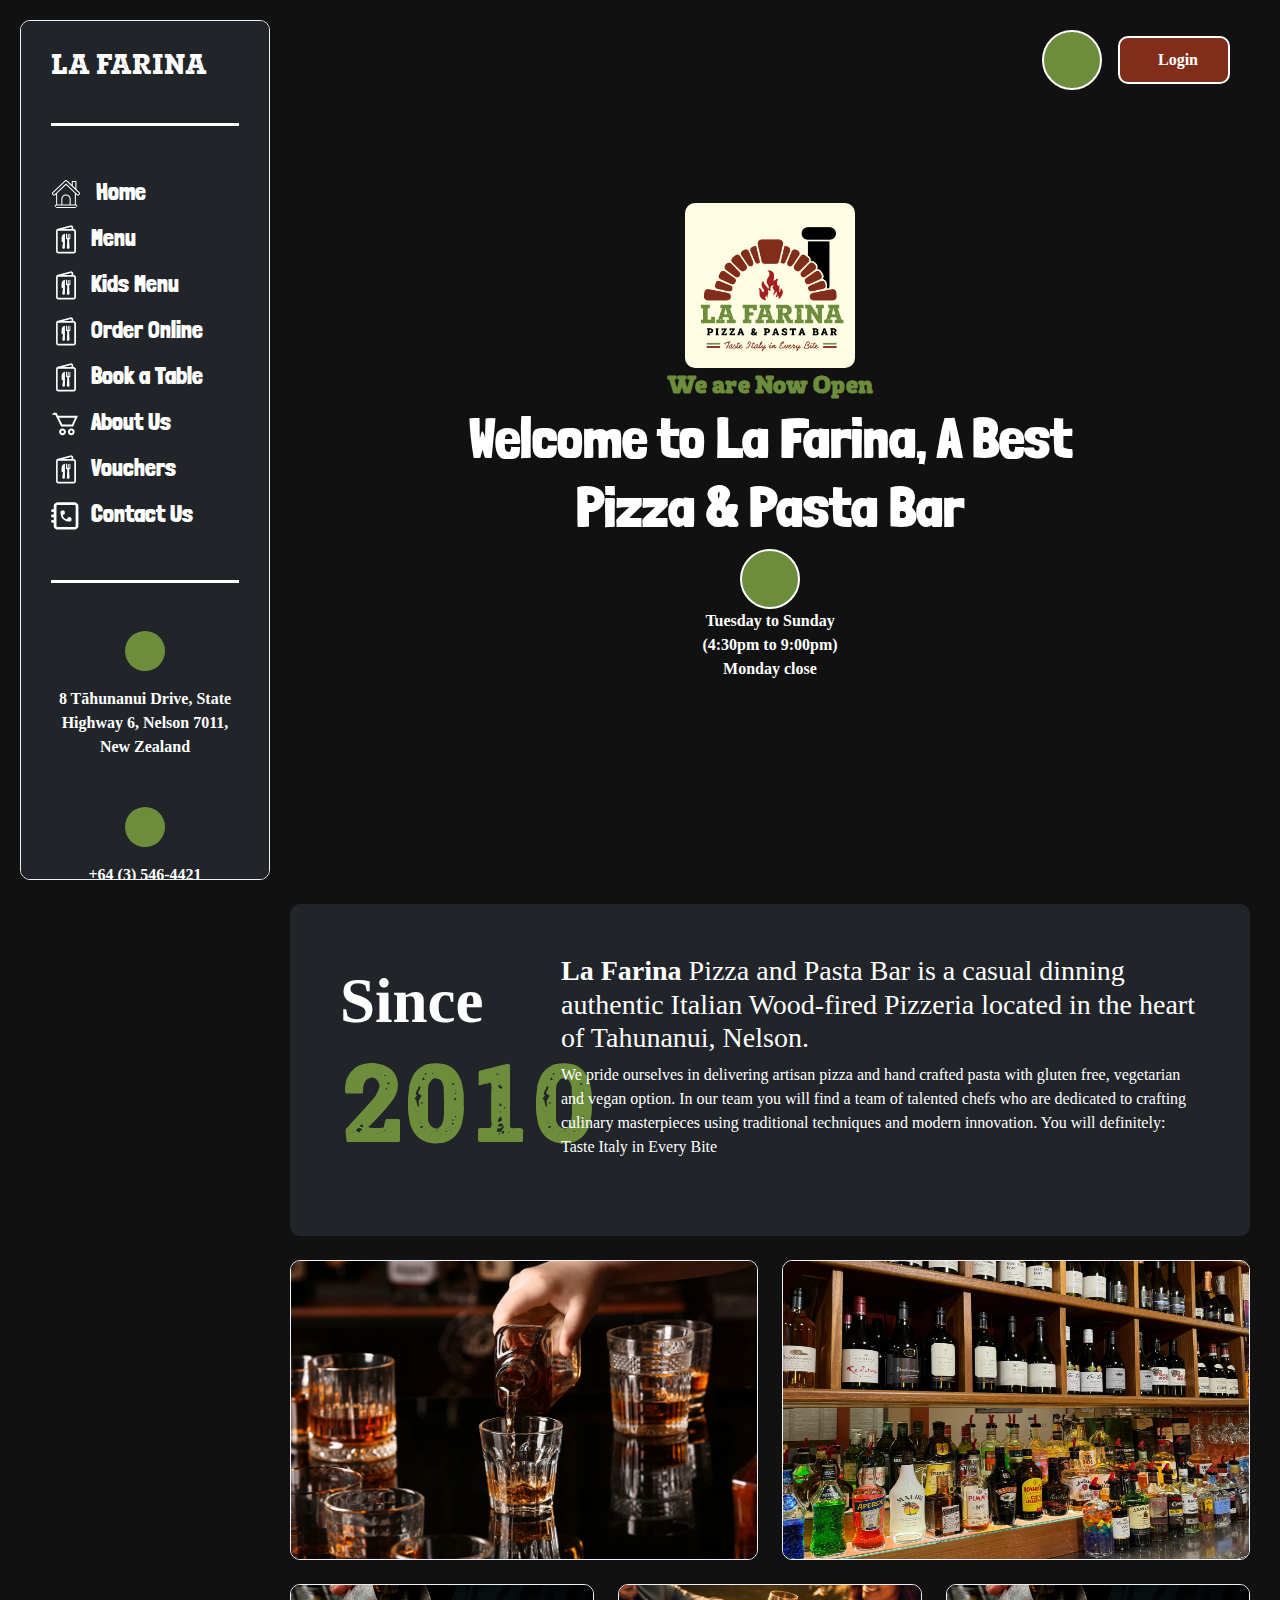
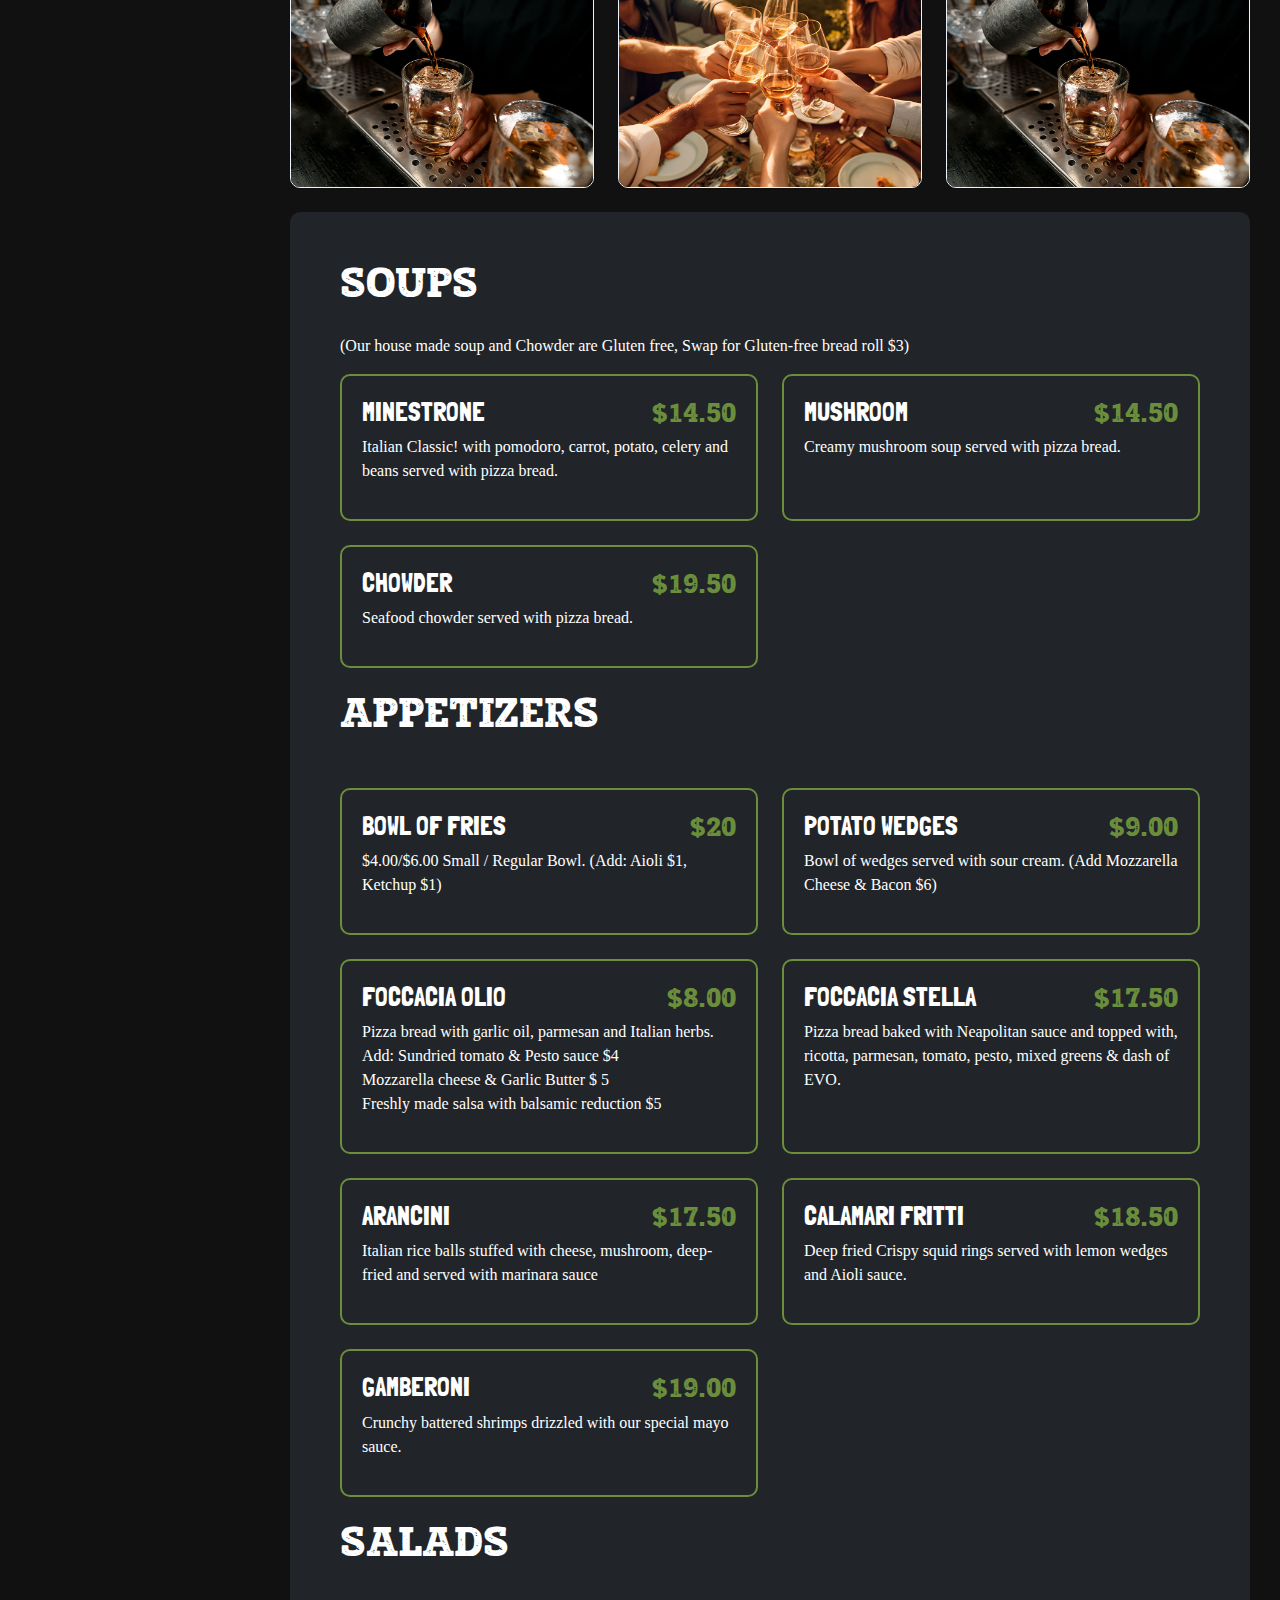
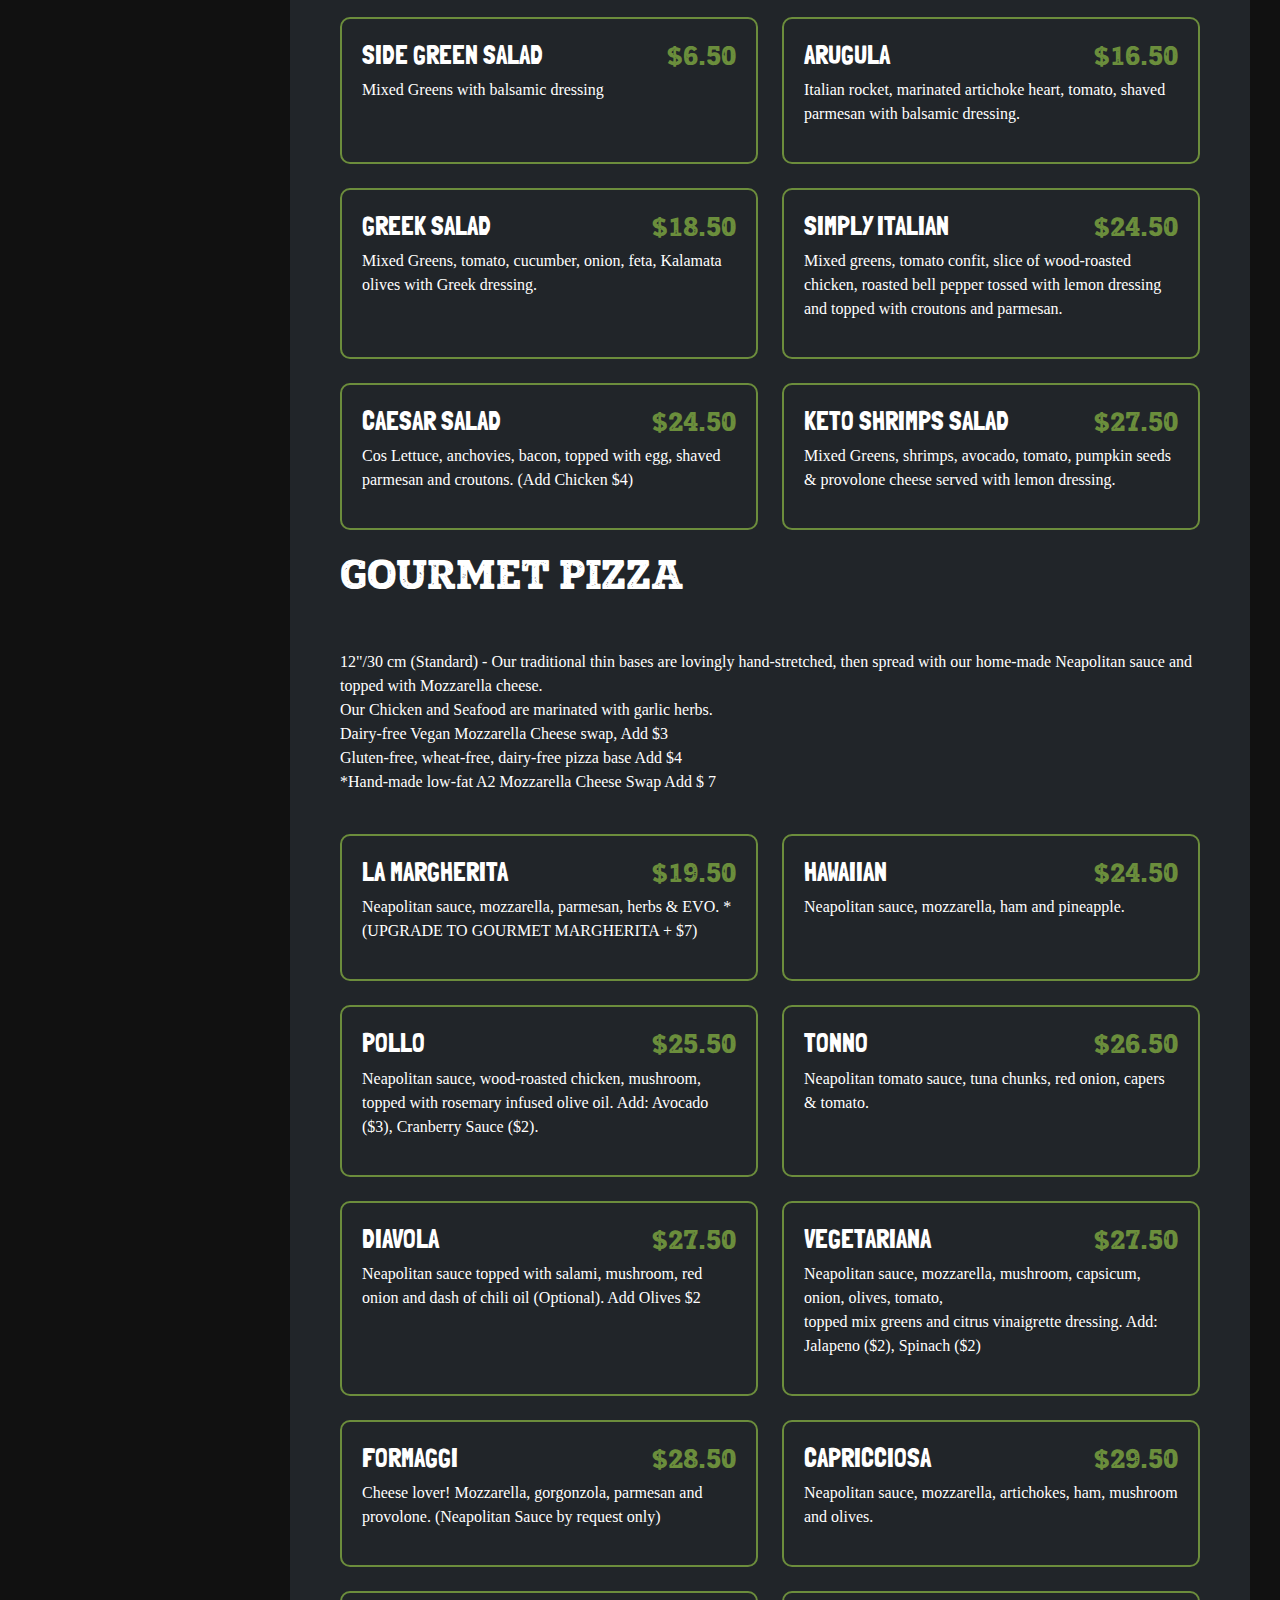
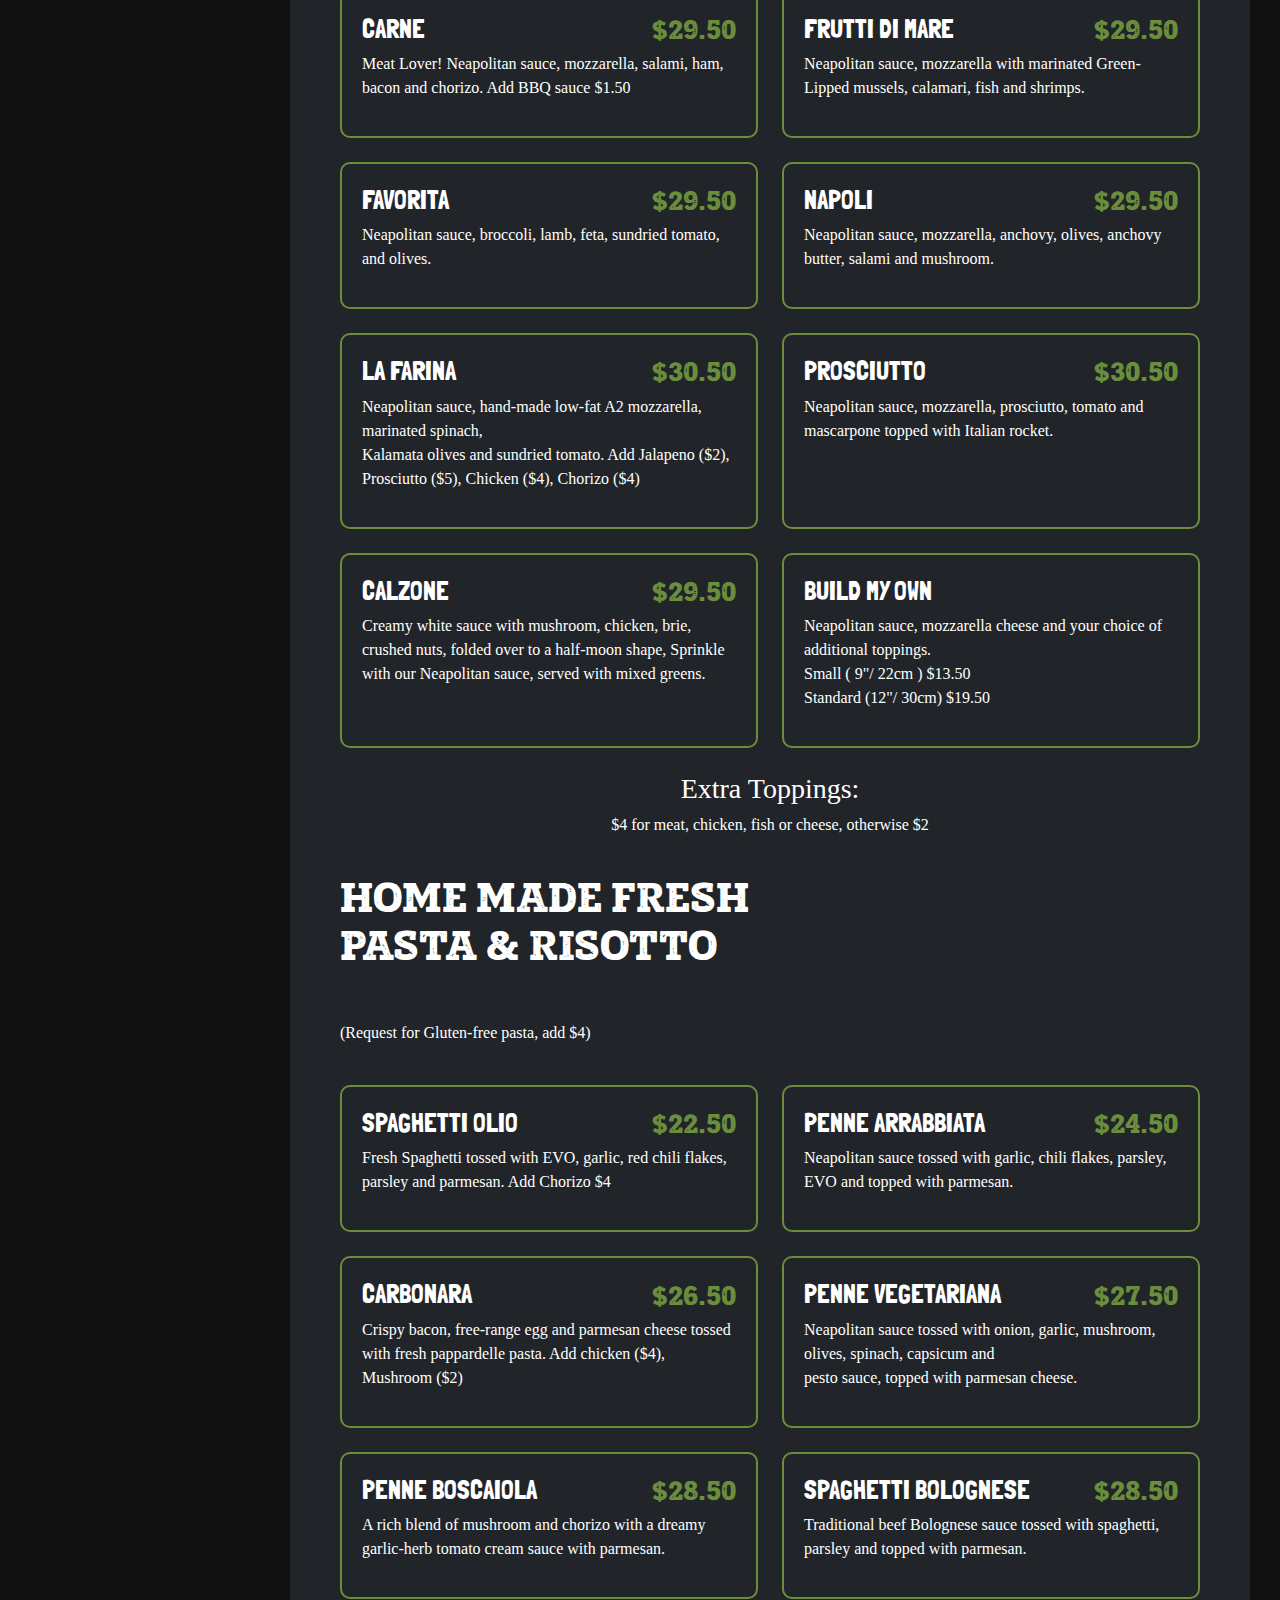
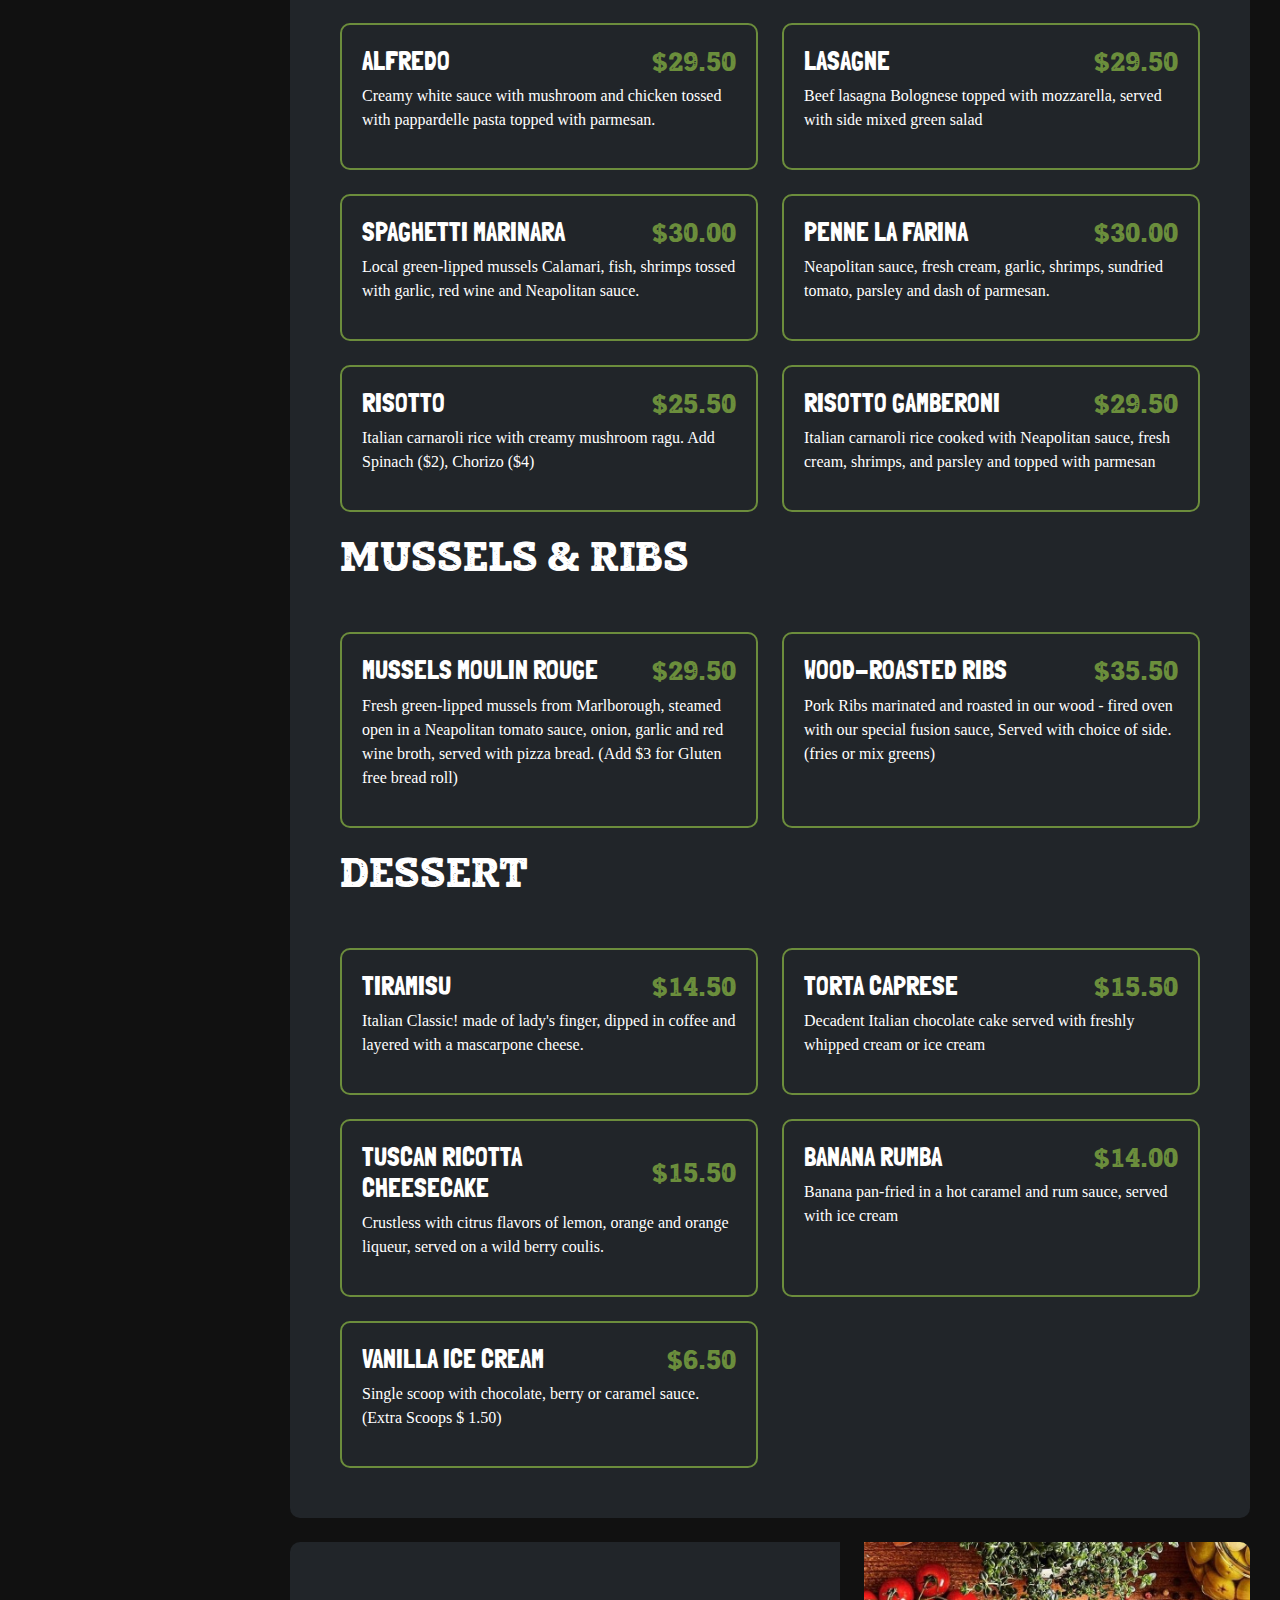
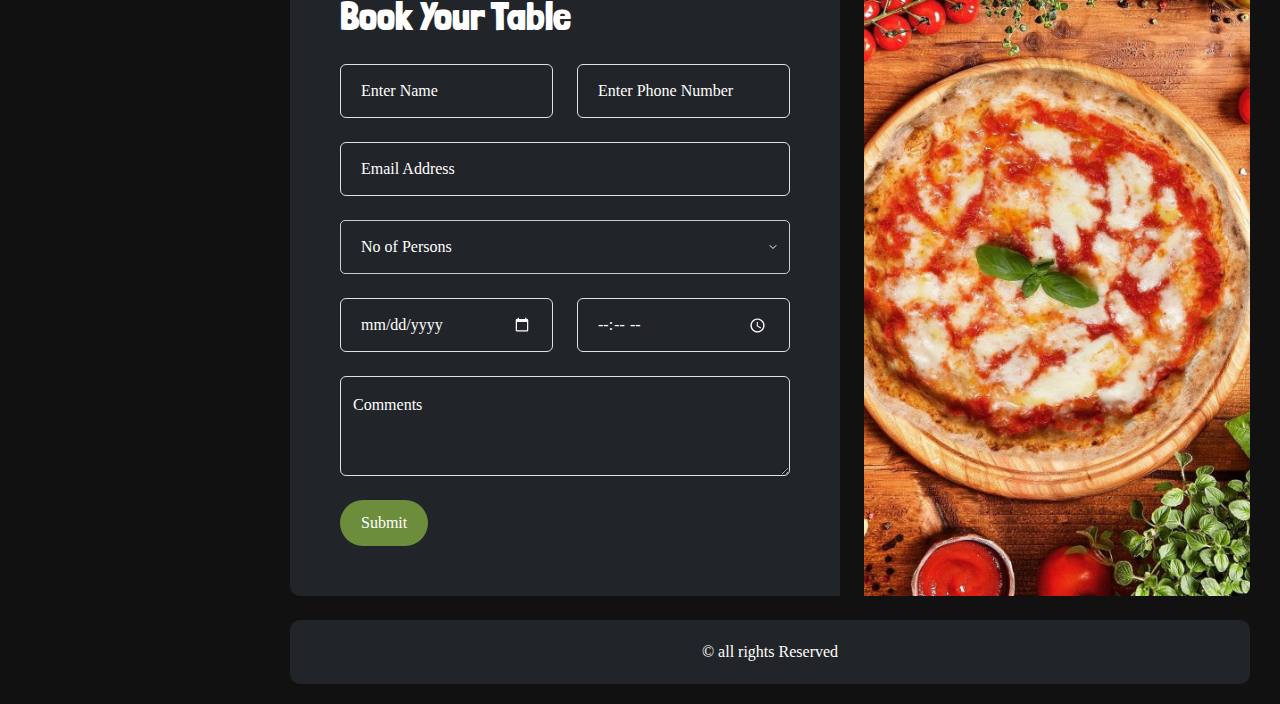
<file: index.html>
<!doctype html>
<html lang="en">

<head>
    <meta charset="utf-8">
    <meta name="viewport" content="width=device-width, initial-scale=1">
    <title>La Farina</title>
    <link href="https://cdn.jsdelivr.net/npm/bootstrap@5.3.3/dist/css/bootstrap.min.css" rel="stylesheet"
        integrity="sha384-QWTKZyjpPEjISv5WaRU9OFeRpok6YctnYmDr5pNlyT2bRjXh0JMhjY6hW+ALEwIH" crossorigin="anonymous">
    <link rel="stylesheet" href="https://cdnjs.cloudflare.com/ajax/libs/font-awesome/6.6.0/css/all.min.css"
        integrity="sha512-Kc323vGBEqzTmouAECnVceyQqyqdsSiqLQISBL29aUW4U/M7pSPA/gEUZQqv1cwx4OnYxTxve5UMg5GT6L4JJg=="
        crossorigin="anonymous" referrerpolicy="no-referrer" />
    <link rel="preconnect" href="https://fonts.googleapis.com">
    <link rel="preconnect" href="https://fonts.gstatic.com" crossorigin>
    <link href="https://fonts.googleapis.com/css2?family=Londrina+Solid:wght@100;300;400;900&display=swap"
        rel="stylesheet">
    <link rel="stylesheet" href="https://cdn.jsdelivr.net/npm/@fancyapps/ui@5.0/dist/fancybox/fancybox.css" />
    <link rel="stylesheet" href="scss/style.css">
</head>

<body class="position-relative">
    <div class="overlay"></div>
   
    <div class="main">
        <button class="toggle-button d-flex align-items-center justify-content-center">  ☰</button>
        <div class="sidebar">
            
            <div class="d-flex justify-content-between align-items-center">
             
                <h3 class="text-white mb-lg-4">LA FARINA</h3>
           
            </div>
            <hr>
            <nav class="my-lg-5">
                <ul>
                    <li><a href="index.html"><img src="images/Header-Home-Icon-1.svg" alt="icon"> Home</a></li>
                    <li><a href="menu.html"><img src="images/Header-Home-Icon-2.svg" alt="icon">Menu</a></li>
                    <li><a href="kids-menu.html"><img src="images/Header-Home-Icon-2.svg" alt="icon">Kids Menu</a></li>
                    <li><a href="order-online.html"><img src="images/Header-Home-Icon-2.svg" alt="icon">Order Online</a>
                    </li>
                    <li><a href="table-book.html"><img src="images/Header-Home-Icon-2.svg" alt="icon">Book a Table</a>
                    </li>
                    <li><a href="about.html"><img src="images/Header-Home-Icon-4.svg" alt="icon">About Us </a></li>
                    <li><a href="vauchar.html"><img src="images/Header-Home-Icon-2.svg" alt="icon">Vouchers</a></li>
                    <li><a href="#"><img src="images/Header-Home-Icon-5.svg" alt="icon">Contact Us</a></li>
                </ul>
            </nav>
            <hr>

            <div class="address my-lg-5">

                <div class="icon mb-3">
                    <i class="fa-solid fa-location-dot"></i>
                </div>
                <p class="text-center"> 8 Tāhunanui Drive,  State Highway 6,  Nelson 7011,  New Zealand</p>


            </div>
            <div class="address my-lg-4">

                <div class="icon mb-3">
                    <i class="fa-solid fa-circle-user"></i>
                </div>
                <p class="text-center mb-0"> +64 (3) 546-4421</p>
                <p class="text-center"> email@hotrock.co.nz</p>


            </div>


        </div>
        <div class="content">
            <div class="banner d-flex justify-content-center align-items-center">
                <video autoplay muted loop playsinline>
                    <source src="https://yummie.wpengine.com/wp-content/uploads/2024/03/vd-2.mp4" type="video/mp4">

                </video>
                <div class="login-cart d-flex align-items-center">
                    <!-- <button class="toggle-button d-flex align-items-center justify-content-center me-2">☰</button> -->
                    <div class="cart">
                        <i class="fa-solid fa-cart-plus"></i>
                    </div>
                    <div class="login ms-3"><a href="#"> <i class="fa-regular fa-user me-2"></i> Login</a></div>
                </div>

                <div class="banner__details text-center">
                    <img src="images/logo.jpg" alt="logo" width="170"> <br>
                    <span> We are Now Open</span>

                    <h1>Welcome to La Farina, A Best <br> Pizza & Pasta Bar</h1>

                    <div class="opening-hour">
                        <div class="icon">
                            <i class="fa-regular fa-clock"></i>
                        </div>
                        <p>Tuesday to Sunday <br>
                            (4:30pm to 9:00pm) <br>
                            Monday close</p>
                    </div>

                </div>
            

            </div>

            <div class="about mt-lg-4">
                <div class="row">
                    <div class="col-lg-3">
                        <div class="date">
                            <span>Since</span>
                            <h1>2010</h1>
                        </div>

                    </div>
                    <div class="col-lg-9">
                        <h3> <strong>La Farina</strong> <span>Pizza and Pasta Bar</span> is a casual dinning authentic
                            Italian Wood-fired Pizzeria
                            located in the heart of Tahunanui, Nelson.

                        </h3>
                        <p> We pride ourselves in delivering artisan pizza and hand crafted pasta with gluten free,
                            vegetarian and vegan option. In our team you will find a team of talented chefs who are
                            dedicated to crafting culinary masterpieces using traditional techniques and modern
                            innovation.
                            You will definitely: Taste Italy in Every Bite</p>
                    </div>
                </div>
            </div>
            <div id="gallery" class="mt-4">
                <div class="row g-4">
                    <div class="col-lg-6">
                        <a href="images/gallery/grid-gallery07.jpg" data-caption="Image #1">
                            <img  height="300px" src="images/gallery/grid-gallery07.jpg" />
                        </a>
                    </div>
                    <div class="col-lg-6">
                        <a href="images/5.jpg" data-caption="Image #1">
                            <img height="300px" src="images/5.jpg" />
                        </a>
                    </div>
                    <div class="col-lg-4">
                        <a href="images/gallery/grid-gallery01.jpg" data-caption="Image #2">
                            <img src="images/gallery/grid-gallery01.jpg" />
                        </a>
                    </div>
                    <div class="col-lg-4">
                        <a href="images/gallery/grid-gallery08.jpg" data-caption="Image #2">
                            <img src="images/gallery/grid-gallery08.jpg" />
                        </a>
                    </div>
                    <div class="col-lg-4">
                        <a href="images/gallery/grid-gallery01.jpg" data-caption="Image #2">
                            <img src="images/gallery/grid-gallery01.jpg" />
                        </a>
                    </div>
                </div>
            </div>
            <div class="menu mt-4">


                <h1 class=" mb-4"> SOUPS</h1>
                <p>
                    (Our house made soup and Chowder are Gluten free,
                    Swap for Gluten-free bread roll $3)</p>
                <div class="row g-4">
                    <div class="col-lg-6">
                        <div class="menu__details ">
                            <div class="menu__title d-flex justify-content-between align-items-center">
                                <h3>
                                    MINESTRONE </h3>
                                <div class="price">
                                    $14.50
                                </div>

                            </div>
                            <p>Italian Classic! with pomodoro, carrot, potato, celery and beans served with pizza
                                bread.</p>

                        </div>
                    </div>
                    <div class="col-lg-6">
                        <div class="menu__details">
                            <div class="menu__title d-flex justify-content-between align-items-center">
                                <h3>
                                    MUSHROOM </h3>
                                <div class="price">
                                    $14.50
                                </div>

                            </div>

                            <p>
                                Creamy mushroom soup served with pizza bread.</p>
                        </div>
                    </div>
                    <div class="col-lg-6">
                        <div class="menu__details ">
                            <div class="menu__title d-flex justify-content-between align-items-center">
                                <h3>
                                    CHOWDER </h3>
                                <div class="price">
                                    $19.50
                                </div>

                            </div>
                            <p>
                                Seafood chowder served with pizza bread.</p>

                        </div>
                    </div>
                    <h1 class=" mb-4"> APPETIZERS </h1>
                    <div class="col-lg-6">
                        <div class="menu__details ">
                            <div class="menu__title d-flex justify-content-between align-items-center">
                                <h3>
                                    BOWL OF FRIES </h3>
                                <div class="price">
                                    $20
                                </div>

                            </div>

                            <p> $4.00/$6.00
                                Small / Regular Bowl. (Add: Aioli $1, Ketchup $1)</p>
                        </div>
                    </div>
                    <div class="col-lg-6">
                        <div class="menu__details ">
                            <div class="menu__title d-flex justify-content-between align-items-center">
                                <h3>
                                    POTATO WEDGES </h3>
                                <div class="price">
                                    $9.00
                                </div>

                            </div>

                            <p>
                                Bowl of wedges served with sour cream.
                                (Add Mozzarella Cheese & Bacon $6)</p>
                        </div>
                    </div>
                    <div class="col-lg-6">
                        <div class="menu__details">
                            <div class="menu__title d-flex justify-content-between align-items-center">
                                <h3>
                                    FOCCACIA OLIO </h3>
                                <div class="price">
                                    $8.00
                                </div>

                            </div>

                            <p>

                                Pizza bread with garlic oil, parmesan and Italian herbs. <br> Add: Sundried tomato &
                                Pesto sauce $4 <br>
                                Mozzarella cheese & Garlic Butter $ 5 <br>
                                Freshly made salsa with balsamic reduction $5</p>
                        </div>
                    </div>
                    <div class="col-lg-6">
                        <div class="menu__details ">
                            <div class="menu__title d-flex justify-content-between align-items-center">
                                <h3>
                                    FOCCACIA STELLA </h3>
                                <div class="price">
                                    $17.50
                                </div>

                            </div>

                            <p>

                                Pizza bread baked with Neapolitan sauce and topped with, ricotta, parmesan, tomato,
                                pesto, mixed greens & dash of EVO. </p>
                        </div>
                    </div>
                    <div class="col-lg-6">
                        <div class="menu__details">
                            <div class="menu__title d-flex justify-content-between align-items-center">
                                <h3>
                                    ARANCINI </h3>
                                <div class="price">
                                    $17.50
                                </div>

                            </div>

                            <p>

                                Italian rice balls stuffed with cheese, mushroom, deep-fried and served with
                                marinara sauce </p>
                        </div>
                    </div>
                    <div class="col-lg-6">
                        <div class="menu__details ">
                            <div class="menu__title d-flex justify-content-between align-items-center">
                                <h3>
                                    CALAMARI FRITTI </h3>
                                <div class="price">
                                    $18.50
                                </div>

                            </div>

                            <p>


                                Deep fried Crispy squid rings served with lemon wedges and Aioli sauce. </p>
                        </div>
                    </div>
                    <div class="col-lg-6">
                        <div class="menu__details ">
                            <div class="menu__title d-flex justify-content-between align-items-center">
                                <h3>
                                    GAMBERONI </h3>
                                <div class="price">
                                    $19.00
                                </div>


                            </div>
                            <div class="menu-desc">
                                <p>


                                    Crunchy battered shrimps drizzled with our special mayo sauce. </p>
                            </div>

                        </div>
                    </div>
                    <h1 class=" mb-4"> SALADS </h1>
                    <div class="col-lg-6">
                        <div class="menu__details ">
                            <div class="menu__title d-flex justify-content-between align-items-center">
                                <h3>
                                    SIDE GREEN SALAD </h3>
                                <div class="price">
                                    $6.50
                                </div>

                            </div>

                            <p>
                                Mixed Greens with balsamic dressing </p>
                        </div>
                    </div>
                    <div class="col-lg-6">
                        <div class="menu__details ">
                            <div class="menu__title d-flex justify-content-between align-items-center">
                                <h3>
                                    ARUGULA </h3>
                                <div class="price">
                                    $16.50
                                </div>

                            </div>

                            <p>

                                Italian rocket, marinated artichoke heart, tomato, shaved parmesan with balsamic
                                dressing.</p>
                        </div>
                    </div>
                    <div class="col-lg-6">
                        <div class="menu__details">
                            <div class="menu__title d-flex justify-content-between align-items-center">
                                <h3>
                                    GREEK SALAD </h3>
                                <div class="price">
                                    $18.50
                                </div>

                            </div>

                            <p>


                                Mixed Greens, tomato, cucumber, onion, feta, Kalamata olives with Greek dressing. </p>
                        </div>
                    </div>
                    <div class="col-lg-6">
                        <div class="menu__details ">
                            <div class="menu__title d-flex justify-content-between align-items-center">
                                <h3>
                                    SIMPLY ITALIAN </h3>
                                <div class="price">
                                    $24.50
                                </div>

                            </div>

                            <p>


                                Mixed greens, tomato confit, slice of wood-roasted chicken, roasted bell pepper tossed
                                with lemon dressing and topped with croutons and parmesan. </p>
                        </div>
                    </div>
                    <div class="col-lg-6">
                        <div class="menu__details">
                            <div class="menu__title d-flex justify-content-between align-items-center">
                                <h3>
                                    CAESAR SALAD </h3>
                                <div class="price">
                                    $24.50
                                </div>

                            </div>

                            <p>


                                Cos Lettuce, anchovies, bacon, topped with egg, shaved parmesan and croutons. (Add
                                Chicken $4) </p>
                        </div>
                    </div>
                    <div class="col-lg-6">
                        <div class="menu__details ">
                            <div class="menu__title d-flex justify-content-between align-items-center">
                                <h3>
                                    KETO SHRIMPS SALAD </h3>
                                <div class="price">
                                    $27.50
                                </div>

                            </div>

                            <p>

                                Mixed Greens, shrimps, avocado, tomato, pumpkin seeds & provolone cheese served with
                                lemon dressing. </p>
                        </div>
                    </div>
                    <h1 class=" mb-4"> GOURMET PIZZA </h1>
                    <p>
                        12"/30 cm (Standard) - Our traditional thin bases are lovingly hand-stretched, then spread with
                        our home-made Neapolitan sauce and topped with Mozzarella cheese. <br>

                        Our Chicken and Seafood are marinated with garlic herbs. <br>
                        Dairy-free Vegan Mozzarella Cheese swap, Add $3 <br>
                        Gluten-free, wheat-free, dairy-free pizza base Add $4 <br>
                        *Hand-made low-fat A2 Mozzarella Cheese Swap Add $ 7
                    </p>

                    <div class="col-lg-6">
                        <div class="menu__details ">
                            <div class="menu__title d-flex justify-content-between align-items-center">
                                <h3>
                                    LA MARGHERITA </h3>
                                <div class="price">
                                    $19.50
                                </div>

                            </div>

                            <p>
                                Neapolitan sauce, mozzarella, parmesan, herbs & EVO.
                                *(UPGRADE TO GOURMET MARGHERITA + $7) </p>
                        </div>
                    </div>
                    <div class="col-lg-6">
                        <div class="menu__details ">
                            <div class="menu__title d-flex justify-content-between align-items-center">
                                <h3>
                                    HAWAIIAN </h3>
                                <div class="price">
                                    $24.50
                                </div>

                            </div>

                            <p>
                                Neapolitan sauce, mozzarella, ham and pineapple. </p>
                        </div>
                    </div>
                    <div class="col-lg-6">
                        <div class="menu__details ">
                            <div class="menu__title d-flex justify-content-between align-items-center">
                                <h3>
                                    POLLO </h3>
                                <div class="price">
                                    $25.50
                                </div>

                            </div>

                            <p>
                                Neapolitan sauce, wood-roasted chicken, mushroom, topped with rosemary infused olive
                                oil.
                                Add: Avocado ($3), Cranberry Sauce ($2). </p>
                        </div>
                    </div>
                    <div class="col-lg-6">
                        <div class="menu__details ">
                            <div class="menu__title d-flex justify-content-between align-items-center">
                                <h3>
                                    TONNO </h3>
                                <div class="price">
                                    $26.50
                                </div>

                            </div>

                            <p>
                                Neapolitan tomato sauce, tuna chunks, red onion, capers & tomato. </p>
                        </div>
                    </div>
                    <div class="col-lg-6">
                        <div class="menu__details ">
                            <div class="menu__title d-flex justify-content-between align-items-center">
                                <h3>
                                    DIAVOLA </h3>
                                <div class="price">
                                    $27.50
                                </div>

                            </div>

                            <p>

                                Neapolitan sauce topped with salami, mushroom, red onion and dash of chili oil
                                (Optional). Add Olives $2 </p>
                        </div>
                    </div>
                    <div class="col-lg-6">
                        <div class="menu__details ">
                            <div class="menu__title d-flex justify-content-between align-items-center">
                                <h3>
                                    VEGETARIANA </h3>
                                <div class="price">
                                    $27.50
                                </div>

                            </div>

                            <p>

                                Neapolitan sauce, mozzarella, mushroom, capsicum, onion, olives, tomato, <br> topped mix
                                greens and citrus vinaigrette dressing. Add: Jalapeno ($2), Spinach ($2) </p>
                        </div>
                    </div>
                    <div class="col-lg-6">
                        <div class="menu__details ">
                            <div class="menu__title d-flex justify-content-between align-items-center">
                                <h3>
                                    FORMAGGI </h3>
                                <div class="price">
                                    $28.50
                                </div>

                            </div>

                            <p>

                                Cheese lover! Mozzarella, gorgonzola, parmesan and provolone. (Neapolitan Sauce by
                                request only) </p>
                        </div>
                    </div>
                    <div class="col-lg-6">
                        <div class="menu__details ">
                            <div class="menu__title d-flex justify-content-between align-items-center">
                                <h3>
                                    CAPRICCIOSA </h3>
                                <div class="price">
                                    $29.50
                                </div>

                            </div>

                            <p>

                                Neapolitan sauce, mozzarella, artichokes, ham, mushroom and olives. </p>
                        </div>
                    </div>
                    <div class="col-lg-6">
                        <div class="menu__details ">
                            <div class="menu__title d-flex justify-content-between align-items-center">
                                <h3>
                                    CARNE </h3>
                                <div class="price">
                                    $29.50
                                </div>

                            </div>

                            <p>

                                Meat Lover! Neapolitan sauce, mozzarella, salami, ham, bacon and chorizo. Add BBQ sauce
                                $1.50 </p>
                        </div>
                    </div>
                    <div class="col-lg-6">
                        <div class="menu__details ">
                            <div class="menu__title d-flex justify-content-between align-items-center">
                                <h3>
                                    FRUTTI DI MARE </h3>
                                <div class="price">
                                    $29.50
                                </div>

                            </div>

                            <p>

                                Neapolitan sauce, mozzarella with marinated Green-Lipped mussels, calamari, fish and
                                shrimps. </p>
                        </div>
                    </div>
                    <div class="col-lg-6">
                        <div class="menu__details ">
                            <div class="menu__title d-flex justify-content-between align-items-center">
                                <h3>
                                    FAVORITA </h3>
                                <div class="price">
                                    $29.50
                                </div>

                            </div>

                            <p>

                                Neapolitan sauce, broccoli, lamb, feta, sundried tomato, and olives. </p>
                        </div>
                    </div>
                    <div class="col-lg-6">
                        <div class="menu__details ">
                            <div class="menu__title d-flex justify-content-between align-items-center">
                                <h3>
                                    NAPOLI </h3>
                                <div class="price">
                                    $29.50
                                </div>

                            </div>

                            <p>

                                Neapolitan sauce, mozzarella, anchovy, olives, anchovy butter, salami and mushroom. </p>
                        </div>
                    </div>
                    <div class="col-lg-6">
                        <div class="menu__details ">
                            <div class="menu__title d-flex justify-content-between align-items-center">
                                <h3>
                                    LA FARINA </h3>
                                <div class="price">
                                    $30.50
                                </div>

                            </div>

                            <p>

                                Neapolitan sauce, hand-made low-fat A2 mozzarella, marinated spinach, <br> Kalamata
                                olives and sundried tomato. Add Jalapeno ($2), <br> Prosciutto ($5), Chicken ($4),
                                Chorizo ($4) </p>
                        </div>
                    </div>
                    <div class="col-lg-6">
                        <div class="menu__details ">
                            <div class="menu__title d-flex justify-content-between align-items-center">
                                <h3>
                                    PROSCIUTTO </h3>
                                <div class="price">
                                    $30.50
                                </div>

                            </div>

                            <p>


                                Neapolitan sauce, mozzarella, prosciutto, tomato and mascarpone topped with Italian
                                rocket. </p>
                        </div>
                    </div>
                    <div class="col-lg-6">
                        <div class="menu__details ">
                            <div class="menu__title d-flex justify-content-between align-items-center">
                                <h3>
                                    CALZONE </h3>
                                <div class="price">
                                    $29.50
                                </div>

                            </div>

                            <p>


                                Creamy white sauce with mushroom, chicken, brie, crushed nuts, folded over to a
                                half-moon shape,
                                Sprinkle with our Neapolitan sauce, served with mixed greens. </p>
                        </div>
                    </div>
                    <div class="col-lg-6">
                        <div class="menu__details ">
                            <div class="menu__title d-flex justify-content-between align-items-center">
                                <h3>
                                    BUILD MY OWN </h3>
                                <!-- <div class="price">
                                    Small ( 9"/ 22cm ) $13.50 <br>
                                    Standard (12"/ 30cm) $19.50
                                </div> -->

                            </div>

                            <p>



                                Neapolitan sauce, mozzarella cheese and your choice of additional toppings. <br>
                                Small ( 9"/ 22cm ) $13.50 <br>
                                Standard (12"/ 30cm) $19.50
                            </p>
                        </div>
                    </div>
                    <div class="col-lg-12">
                        <div class="text-center">
                            <div class="menu__title">
                                <h3>
                                    Extra Toppings:</h3>
                                <!-- <div class="price">
                                    Small ( 9"/ 22cm ) $13.50 <br>
                                    Standard (12"/ 30cm) $19.50
                                </div> -->

                            </div>

                            <p>
                                $4 for meat, chicken, fish or cheese, otherwise $2
                            </p>
                        </div>
                    </div>
                    <h1 class=" mb-4"> HOME MADE FRESH <br>
                        PASTA & RISOTTO
                    </h1>
                    <p> (Request for Gluten-free pasta, add $4)</p>

                    <div class="col-lg-6">
                        <div class="menu__details ">
                            <div class="menu__title d-flex justify-content-between align-items-center">
                                <h3>
                                    SPAGHETTI OLIO </h3>
                                <div class="price">
                                    $22.50
                                </div>

                            </div>

                            <p>


                                Fresh Spaghetti tossed with EVO, garlic, red chili flakes, parsley and parmesan. Add
                                Chorizo $4</p>
                        </div>
                    </div>
                    <div class="col-lg-6">
                        <div class="menu__details ">
                            <div class="menu__title d-flex justify-content-between align-items-center">
                                <h3>
                                    PENNE ARRABBIATA </h3>
                                <div class="price">
                                    $24.50
                                </div>

                            </div>

                            <p>

                                Neapolitan sauce tossed with garlic, chili flakes, parsley, EVO and topped with
                                parmesan.</p>
                        </div>
                    </div>
                    <div class="col-lg-6">
                        <div class="menu__details ">
                            <div class="menu__title d-flex justify-content-between align-items-center">
                                <h3>
                                    CARBONARA</h3>
                                <div class="price">
                                    $26.50
                                </div>

                            </div>

                            <p>

                                Crispy bacon, free-range egg and parmesan cheese tossed with fresh pappardelle pasta.
                                Add chicken ($4), Mushroom ($2)</p>
                        </div>
                    </div>
                    <div class="col-lg-6">
                        <div class="menu__details ">
                            <div class="menu__title d-flex justify-content-between align-items-center">
                                <h3>
                                    PENNE VEGETARIANA </h3>
                                <div class="price">
                                    $27.50
                                </div>

                            </div>

                            <p>

                                Neapolitan sauce tossed with onion, garlic, mushroom, olives, spinach, capsicum and <br>
                                pesto sauce, topped with parmesan cheese. </p>
                        </div>
                    </div>
                    <div class="col-lg-6">
                        <div class="menu__details ">
                            <div class="menu__title d-flex justify-content-between align-items-center">
                                <h3>
                                    PENNE BOSCAIOLA </h3>
                                <div class="price">
                                    $28.50
                                </div>

                            </div>

                            <p>


                                A rich blend of mushroom and chorizo with a dreamy garlic-herb tomato cream sauce with
                                parmesan.
                            </p>
                        </div>
                    </div>
                    <div class="col-lg-6">
                        <div class="menu__details ">
                            <div class="menu__title d-flex justify-content-between align-items-center">
                                <h3>
                                    SPAGHETTI BOLOGNESE </h3>
                                <div class="price">
                                    $28.50
                                </div>

                            </div>

                            <p>



                                Traditional beef Bolognese sauce tossed with spaghetti, parsley and topped with
                                parmesan.
                            </p>
                        </div>
                    </div>
                    <div class="col-lg-6">
                        <div class="menu__details ">
                            <div class="menu__title d-flex justify-content-between align-items-center">
                                <h3>
                                    ALFREDO </h3>
                                <div class="price">
                                    $29.50
                                </div>

                            </div>

                            <p>


                                Creamy white sauce with mushroom and chicken tossed with pappardelle pasta topped with
                                parmesan.
                            </p>
                        </div>
                    </div>
                    <div class="col-lg-6">
                        <div class="menu__details ">
                            <div class="menu__title d-flex justify-content-between align-items-center">
                                <h3>
                                    LASAGNE </h3>
                                <div class="price">
                                    $29.50
                                </div>

                            </div>

                            <p>



                                Beef lasagna Bolognese topped with mozzarella, served with side mixed green salad
                            </p>
                        </div>
                    </div>
                    <div class="col-lg-6">
                        <div class="menu__details ">
                            <div class="menu__title d-flex justify-content-between align-items-center">
                                <h3>
                                    SPAGHETTI MARINARA </h3>
                                <div class="price">
                                    $30.00
                                </div>

                            </div>

                            <p>



                                Local green-lipped mussels Calamari, fish, shrimps tossed with garlic, red wine and
                                Neapolitan sauce.
                            </p>
                        </div>
                    </div>
                    <div class="col-lg-6">
                        <div class="menu__details ">
                            <div class="menu__title d-flex justify-content-between align-items-center">
                                <h3>
                                    PENNE LA FARINA </h3>
                                <div class="price">
                                    $30.00
                                </div>

                            </div>

                            <p>




                                Neapolitan sauce, fresh cream, garlic, shrimps, sundried tomato, parsley and dash of
                                parmesan.
                            </p>
                        </div>
                    </div>
                    <div class="col-lg-6">
                        <div class="menu__details ">
                            <div class="menu__title d-flex justify-content-between align-items-center">
                                <h3>
                                    RISOTTO</h3>
                                <div class="price">
                                    $25.50
                                </div>

                            </div>

                            <p>

                                Italian carnaroli rice with creamy mushroom ragu. Add Spinach ($2), Chorizo ($4) </p>
                        </div>
                    </div>
                    <div class="col-lg-6">
                        <div class="menu__details ">
                            <div class="menu__title d-flex justify-content-between align-items-center">
                                <h3>
                                    RISOTTO GAMBERONI</h3>
                                <div class="price">
                                    $29.50
                                </div>

                            </div>

                            <p>

                                Italian carnaroli rice cooked with Neapolitan sauce, fresh cream, shrimps, and parsley
                                and topped with parmesan
                            </p>
                        </div>
                    </div>
                    <h1 class=" mb-4"> MUSSELS & RIBS</h1>

                    <div class="col-lg-6">
                        <div class="menu__details ">
                            <div class="menu__title d-flex justify-content-between align-items-center">
                                <h3>
                                    MUSSELS MOULIN ROUGE </h3>
                                <div class="price">
                                    $29.50
                                </div>

                            </div>

                            <p>


                                Fresh green-lipped mussels from Marlborough, steamed open in a Neapolitan tomato sauce,
                                onion, garlic and red wine broth, served with pizza bread. (Add $3 for Gluten free bread
                                roll)
                            </p>
                        </div>
                    </div>
                    <div class="col-lg-6">
                        <div class="menu__details ">
                            <div class="menu__title d-flex justify-content-between align-items-center">
                                <h3>
                                    WOOD-ROASTED RIBS </h3>
                                <div class="price">
                                    $35.50
                                </div>

                            </div>

                            <p>



                                Pork Ribs marinated and roasted in our wood - fired oven with our special fusion sauce,
                                Served with choice of side. (fries or mix greens)
                            </p>
                        </div>
                    </div>
                    <h1 class=" mb-4"> DESSERT</h1>
                    <div class="col-lg-6">
                        <div class="menu__details ">
                            <div class="menu__title d-flex justify-content-between align-items-center">
                                <h3>
                                    TIRAMISU </h3>
                                <div class="price">
                                    $14.50
                                </div>

                            </div>

                            <p>

                                Italian Classic! made of lady's finger, dipped in coffee and layered with a mascarpone
                                cheese.
                            </p>
                        </div>
                    </div>
                    <div class="col-lg-6">
                        <div class="menu__details ">
                            <div class="menu__title d-flex justify-content-between align-items-center">
                                <h3>
                                    TORTA CAPRESE </h3>
                                <div class="price">
                                    $15.50
                                </div>

                            </div>

                            <p>


                                Decadent Italian chocolate cake served with freshly whipped cream or ice cream
                            </p>
                        </div>
                    </div>
                    <div class="col-lg-6">
                        <div class="menu__details ">
                            <div class="menu__title d-flex justify-content-between align-items-center">
                                <h3>
                                    TUSCAN RICOTTA CHEESECAKE </h3>
                                <div class="price">
                                    $15.50
                                </div>

                            </div>

                            <p>



                                Crustless with citrus flavors of lemon, orange and orange liqueur, served on a wild
                                berry coulis.
                            </p>
                        </div>
                    </div>
                    <div class="col-lg-6">
                        <div class="menu__details ">
                            <div class="menu__title d-flex justify-content-between align-items-center">
                                <h3>
                                    BANANA RUMBA </h3>
                                <div class="price">
                                    $14.00
                                </div>

                            </div>

                            <p>


                                Banana pan-fried in a hot caramel and rum sauce, served with ice cream
                            </p>
                        </div>
                    </div>
                    <div class="col-lg-6">
                        <div class="menu__details ">
                            <div class="menu__title d-flex justify-content-between align-items-center">
                                <h3>
                                    VANILLA ICE CREAM </h3>
                                <div class="price">
                                    $6.50
                                </div>

                            </div>

                            <p>


                                Single scoop with chocolate, berry or caramel sauce. (Extra Scoops $ 1.50)
                            </p>
                        </div>
                    </div>
                </div>
            </div>
            <div class="book-table mt-4 d-flex flex-wrap">
                <div class="row">
                    <div class="col-lg-7">
                        <div class="boot-table__form  ">
                            <h1 class="text-white mb-4"> Book Your Table</h1>
                            <form action="#">
                                <div class="row g-4">
                                    <div class="col">
                                        <input type="text" class="form-control" placeholder="Enter Name">
                                    </div>
                                    <div class="col">
                                        <input type="number" class="form-control" placeholder="Enter Phone Number">
                                    </div>
                                    <div class="col-lg-12">
                                        <input type="email" class="form-control" placeholder="Email Address">
                                    </div>
                                    <div class="col-md-12">
                                        <select id="inputState" class="form-select">
                                            <option selected>No of Persons</option>
                                            <option>1</option>
                                            <option>2</option>
                                            <option>3</option>
                                            <option>4</option>
                                            <option>5</option>
                                            <option>6</option>
                                        </select>
                                    </div>
                                    <div class="col-md-6">
                                        <input type="date" class="form-control" placeholder="Choose Date">
                                    </div>
                                    <div class="col-md-6">
                                        <input type="time" class="form-control" placeholder="Choose Time">
                                    </div>
        
                                    <div class="col-md-12">
                                        <div class="form-floating">
                                            <textarea class="form-control" placeholder="Leave a comment here"
                                                id="floatingTextarea2" style="height: 100px"></textarea>
                                            <label for="floatingTextarea2">Comments</label>
                                        </div>
                                    </div>
                                    <div class="col-md-12">
                                        <button type="submit" class="btn btn-submit">Submit</button>
                                    </div>
                                </div>
                            </form>
        
                        </div>
                    </div>
                    <div class="col-lg-5">
                        <div class="img  ">
                            <img src="images/bg.jpg" alt="book-table">
                        </div>
                    </div>

                </div>
              
               
            </div>
            <div class="footer mt-4">
                <p>©
                    all rights Reserved</p>
            </div>
        </div>
    </div>
    <script src="https://cdn.jsdelivr.net/npm/@fancyapps/ui@5.0/dist/fancybox/fancybox.umd.js"></script>
    <script src="https://cdn.jsdelivr.net/npm/bootstrap@5.3.3/dist/js/bootstrap.bundle.min.js"
        integrity="sha384-YvpcrYf0tY3lHB60NNkmXc5s9fDVZLESaAA55NDzOxhy9GkcIdslK1eN7N6jIeHz" crossorigin="anonymous">
    </script>
    <script>
        Fancybox.bind("#gallery a", {
            groupAll: true,
        });
    </script>
    <script>
        document.addEventListener('DOMContentLoaded', function () {
            const menuItem = document.querySelector('.menu-item');

            menuItem.addEventListener('click', function () {
                this.classList.toggle('active');
            });
        });
    </script>
    <script>
        document.addEventListener("DOMContentLoaded", function () {
            const loginCart = document.querySelector(".login-cart");
            let lastScrollTop = 0;

            window.addEventListener("scroll", function () {
                let scrollTop = window.pageYOffset || document.documentElement.scrollTop;

                if (scrollTop > lastScrollTop) {
                    // Scrolling down
                    loginCart.classList.add("hidden");
                } else {
                    // Scrolling up
                    loginCart.classList.remove("hidden");
                }
                lastScrollTop = scrollTop;
            });
        });
    </script>
    <script>
        document.addEventListener("DOMContentLoaded", function () {
            const loginCart = document.querySelector(".toggle-button");
            let lastScrollTop = 0;

            window.addEventListener("scroll", function () {
                let scrollTop = window.pageYOffset || document.documentElement.scrollTop;

                if (scrollTop > lastScrollTop) {
                    // Scrolling down
                    loginCart.classList.add("hidden");
                } else {
                    // Scrolling up
                    loginCart.classList.remove("hidden");
                }
                lastScrollTop = scrollTop;
            });
        });
    </script>
    <script>
        document.addEventListener('DOMContentLoaded', function () {
            const toggleButton = document.querySelector('.toggle-button');
            const sidebar = document.querySelector('.sidebar');
            const overlay = document.querySelector('.overlay');

            function toggleSidebar() {
                sidebar.classList.toggle('active');
                overlay.classList.toggle('active');
            }

            toggleButton.addEventListener('click', function () {
                toggleSidebar();
            });

            overlay.addEventListener('click', function () {
                toggleSidebar();
            });

            document.addEventListener('click', function (event) {
                if (!sidebar.contains(event.target) && !toggleButton.contains(event.target) && sidebar
                    .classList.contains('active')) {
                    toggleSidebar();
                }
            });
        });
    </script>

</body>

</html>
</file>
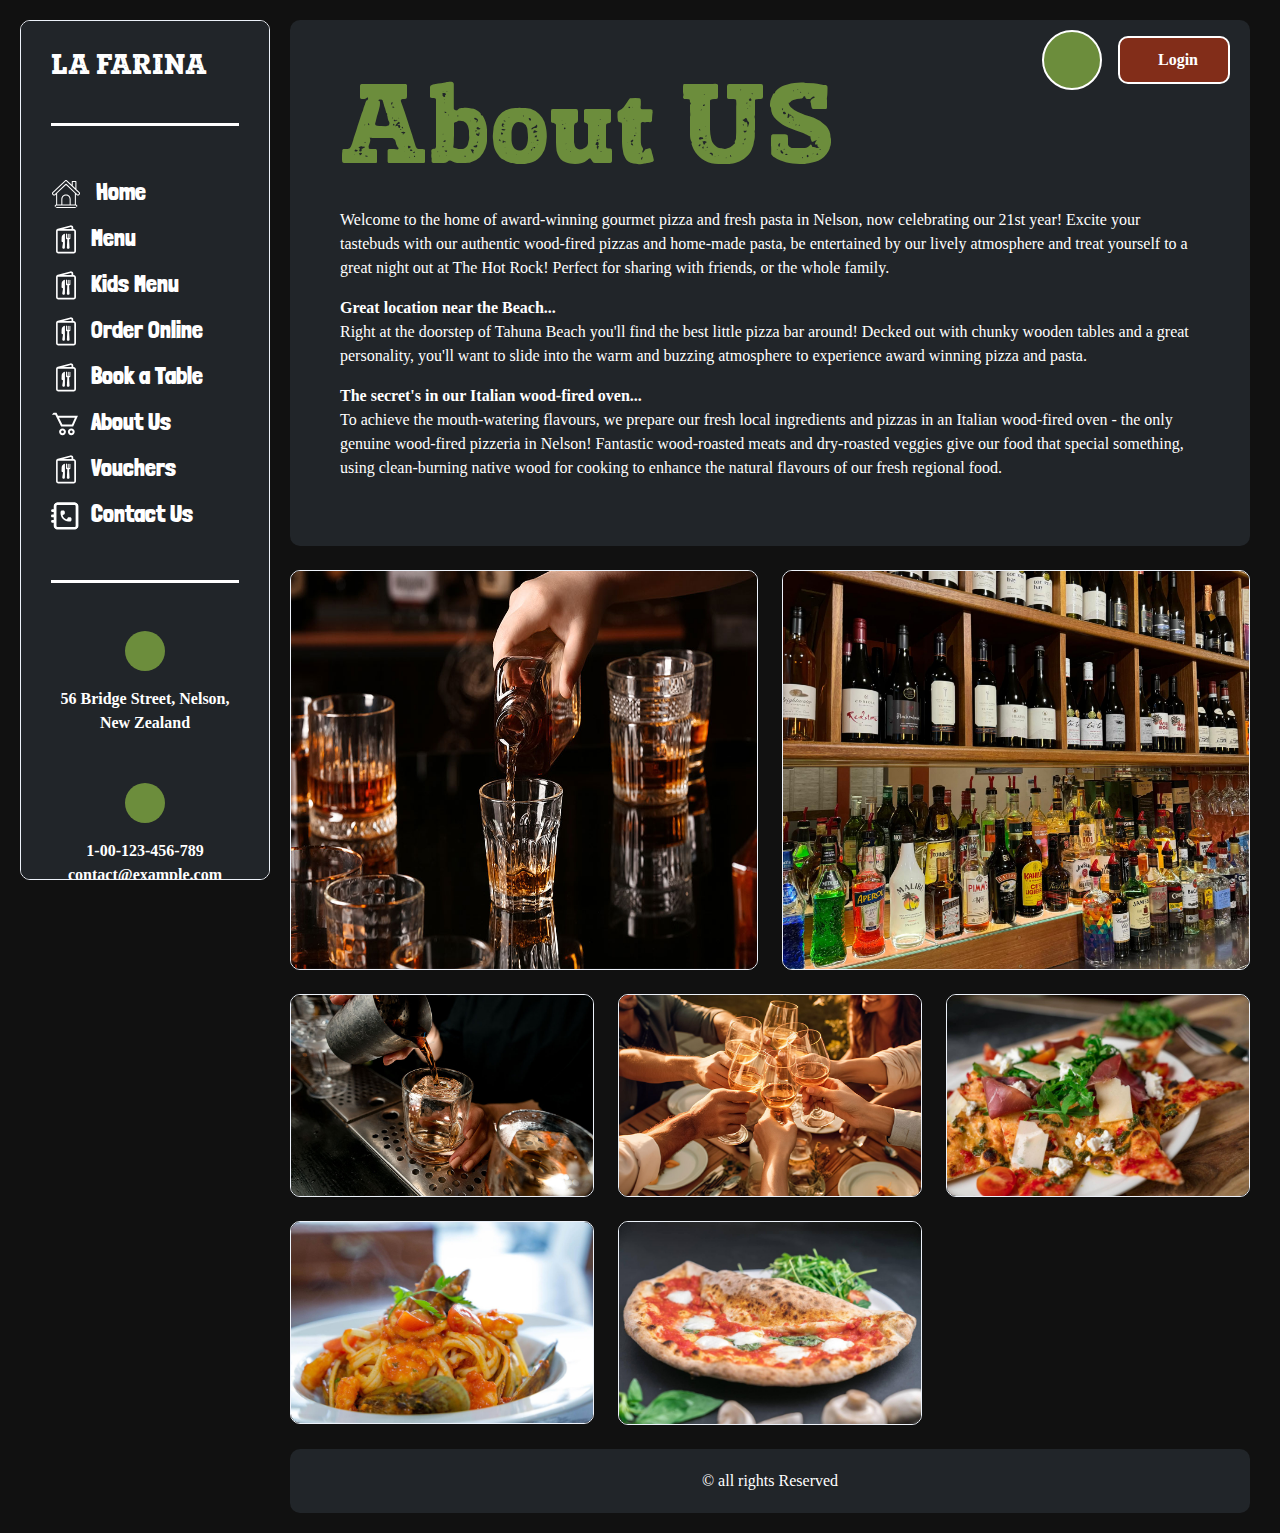
<file: about.html>
<!doctype html>
<html lang="en">

<head>
    <meta charset="utf-8">
    <meta name="viewport" content="width=device-width, initial-scale=1">
    <title>La Farina</title>
    <link href="https://cdn.jsdelivr.net/npm/bootstrap@5.3.3/dist/css/bootstrap.min.css" rel="stylesheet"
        integrity="sha384-QWTKZyjpPEjISv5WaRU9OFeRpok6YctnYmDr5pNlyT2bRjXh0JMhjY6hW+ALEwIH" crossorigin="anonymous">
    <link rel="stylesheet" href="https://cdnjs.cloudflare.com/ajax/libs/font-awesome/6.6.0/css/all.min.css"
        integrity="sha512-Kc323vGBEqzTmouAECnVceyQqyqdsSiqLQISBL29aUW4U/M7pSPA/gEUZQqv1cwx4OnYxTxve5UMg5GT6L4JJg=="
        crossorigin="anonymous" referrerpolicy="no-referrer" />
    <link rel="preconnect" href="https://fonts.googleapis.com">
    <link rel="preconnect" href="https://fonts.gstatic.com" crossorigin>
    <link href="https://fonts.googleapis.com/css2?family=Londrina+Solid:wght@100;300;400;900&display=swap"
        rel="stylesheet">
    <link rel="stylesheet" href="https://cdn.jsdelivr.net/npm/@fancyapps/ui@5.0/dist/fancybox/fancybox.css" />
    <link rel="stylesheet" href="scss/style.css">
</head>

<body>

    <div class="overlay"></div>
    <div class="main">
        <div class="sidebar">
            <!-- <img src="images/logo.jpg" alt="logo"> -->
             <div class="d-flex justify-content-between align-items-center">
                <h3 class="text-white mb-lg-4">LA FARINA</h3>
                <button class="toggle-button">☰</button>
             </div>
            <hr>
            <nav class="my-lg-5">
                <ul>
                    <li><a href="index.html"><img src="images/Header-Home-Icon-1.svg" alt="icon"> Home</a></li>
                    <li><a href="menu.html"><img src="images/Header-Home-Icon-2.svg" alt="icon">Menu</a></li>
                    <li><a href="kids-menu.html"><img src="images/Header-Home-Icon-2.svg" alt="icon">Kids Menu</a></li>
                    <li><a href="order-online.html"><img src="images/Header-Home-Icon-2.svg" alt="icon">Order Online</a>
                    </li>
                    <li><a href="table-book.html"><img src="images/Header-Home-Icon-2.svg" alt="icon">Book a Table</a>
                    </li>

                    <li><a href="about.html"><img src="images/Header-Home-Icon-4.svg" alt="icon">About Us </a></li>
                    <li><a href="vauchar.html"><img src="images/Header-Home-Icon-2.svg" alt="icon">Vouchers</a></li>
                    <li><a href="#"><img src="images/Header-Home-Icon-5.svg" alt="icon">Contact Us</a></li>

                </ul>
            </nav>
            <hr>

            <div class="address my-lg-5">

                <div class="icon mb-3">
                    <i class="fa-solid fa-location-dot"></i>
                </div>
                <p class="text-center">56 Bridge Street, Nelson,

                    New Zealand</p>


            </div>
            <div class="address my-lg-4">

                <div class="icon mb-3">
                    <i class="fa-solid fa-circle-user"></i>
                </div>
                <p class="text-center mb-0">1-00-123-456-789</p>
                <p class="text-center">contact@example.com</p>


            </div>


        </div>
       



        <div class="content position-relative">
         
                <div class="login-cart d-flex align-items-center">
                    <div class="cart">
                        <i class="fa-solid fa-cart-plus"></i>
                    </div>
                    <div class="login ms-3"><a href="#"> <i class="fa-regular fa-user me-2"></i> Login</a></div>
                </div>
             
             

    
            <div class="about ">
                <div class="row">
                    <div class="col-lg-12">
                    
                        <div class="date">
                            <h1>About US</h1>
                            <!-- <span>Since</span>
                            <h1>2010</h1> -->
                        </div>
                        <p>  Welcome to the home of award-winning gourmet pizza and fresh pasta in Nelson, now celebrating
                            our 21st year! Excite your tastebuds with our authentic wood-fired pizzas and home-made pasta,
                            be entertained by our lively atmosphere and treat yourself to a great night out at The Hot Rock!
                            Perfect for sharing with friends, or the whole family.</p>
                        <b>
                            Great location near the Beach...
                        </b>
                      <p>
                        Right at the doorstep of Tahuna Beach you'll find the best little pizza bar around! Decked out
                        with chunky wooden tables and a great personality, you'll want to slide into the warm and
                        buzzing atmosphere to experience award winning pizza and pasta.
                      </p>
                       
                      <b>
                        The secret's in our Italian wood-fired oven...

                      </b>
                      <p>
                        To achieve the mouth-watering flavours, we prepare our fresh local ingredients and pizzas in an
                        Italian wood-fired oven - the only genuine wood-fired pizzeria in Nelson! Fantastic wood-roasted
                        meats and dry-roasted veggies give our food that special something, using clean-burning native
                        wood for cooking to enhance the natural flavours of our fresh regional food.
                      </p>

             

                    </div>

                </div>
            </div>
            <div id="gallery" class="mt-4">
                <div class="row g-4">
                    <div class="col-lg-6">
                        <a href="images/gallery/grid-gallery07.jpg" data-caption="Image #1">
                            <img height="400px" src="images/gallery/grid-gallery07.jpg" />
                        </a>
                    </div>
                    <div class="col-lg-6">
                        <a href="images/5.jpg" data-caption="Image #1">
                            <img height="400px" src="images/5.jpg" />
                        </a>
                    </div>
                    <div class="col-lg-4">
                        <a href="images/gallery/grid-gallery01.jpg" data-caption="Image #2">
                            <img src="images/gallery/grid-gallery01.jpg" />
                        </a>
                    </div>
                    <div class="col-lg-4">
                        <a href="images/gallery/grid-gallery08.jpg" data-caption="Image #2">
                            <img src="images/gallery/grid-gallery08.jpg" />
                        </a>
                    </div>
                    <div class="col-lg-4">
                        <a href="images/1.jpg" data-caption="Image #2">
                            <img src="images/1.jpg" />
                        </a>
                    </div>
                    <div class="col-lg-4">
                        <a href="images/2.jpg" data-caption="Image #2">
                            <img src="images/2.jpg" />
                        </a>
                    </div>
                    <div class="col-lg-4">
                        <a href="images/3.jpg" data-caption="Image #2">
                            <img src="images/3.jpg" />
                        </a>
                    </div>
                   
                </div>
            </div>



            <div class="footer mt-4">
                <p>©
                    all rights Reserved</p>
            </div>
        </div>
    </div>
    <script src="https://cdn.jsdelivr.net/npm/@fancyapps/ui@5.0/dist/fancybox/fancybox.umd.js"></script>
    <script src="https://cdn.jsdelivr.net/npm/bootstrap@5.3.3/dist/js/bootstrap.bundle.min.js"
        integrity="sha384-YvpcrYf0tY3lHB60NNkmXc5s9fDVZLESaAA55NDzOxhy9GkcIdslK1eN7N6jIeHz" crossorigin="anonymous">
    </script>
    <script>
        Fancybox.bind("#gallery a", {
            groupAll: true,
        });
    </script>
    <script>
        document.addEventListener('DOMContentLoaded', function () {
            const menuItem = document.querySelector('.menu-item');

            menuItem.addEventListener('click', function () {
                this.classList.toggle('active');
            });
        });
    </script>
    <script>
        document.addEventListener("DOMContentLoaded", function () {
            const loginCart = document.querySelector(".login-cart");
            let lastScrollTop = 0;

            window.addEventListener("scroll", function () {
                let scrollTop = window.pageYOffset || document.documentElement.scrollTop;

                if (scrollTop > lastScrollTop) {
                    // Scrolling down
                    loginCart.classList.add("hidden");
                } else {
                    // Scrolling up
                    loginCart.classList.remove("hidden");
                }
                lastScrollTop = scrollTop;
            });
        });
    </script>
        <script>
            document.addEventListener("DOMContentLoaded", function () {
                const loginCart = document.querySelector(".toggle-button");
                let lastScrollTop = 0;
    
                window.addEventListener("scroll", function () {
                    let scrollTop = window.pageYOffset || document.documentElement.scrollTop;
    
                    if (scrollTop > lastScrollTop) {
                        // Scrolling down
                        loginCart.classList.add("hidden");
                    } else {
                        // Scrolling up
                        loginCart.classList.remove("hidden");
                    }
                    lastScrollTop = scrollTop;
                });
            });
        </script>
        <script>
            document.addEventListener('DOMContentLoaded', function () {
                const toggleButton = document.querySelector('.toggle-button');
                const sidebar = document.querySelector('.sidebar');
                const overlay = document.querySelector('.overlay');
    
                function toggleSidebar() {
                    sidebar.classList.toggle('active');
                    overlay.classList.toggle('active');
                }
    
                toggleButton.addEventListener('click', function () {
                    toggleSidebar();
                });
    
                overlay.addEventListener('click', function () {
                    toggleSidebar();
                });
    
                document.addEventListener('click', function (event) {
                    if (!sidebar.contains(event.target) && !toggleButton.contains(event.target) && sidebar
                        .classList.contains('active')) {
                        toggleSidebar();
                    }
                });
            });
        </script>

</body>

</html>
</file>
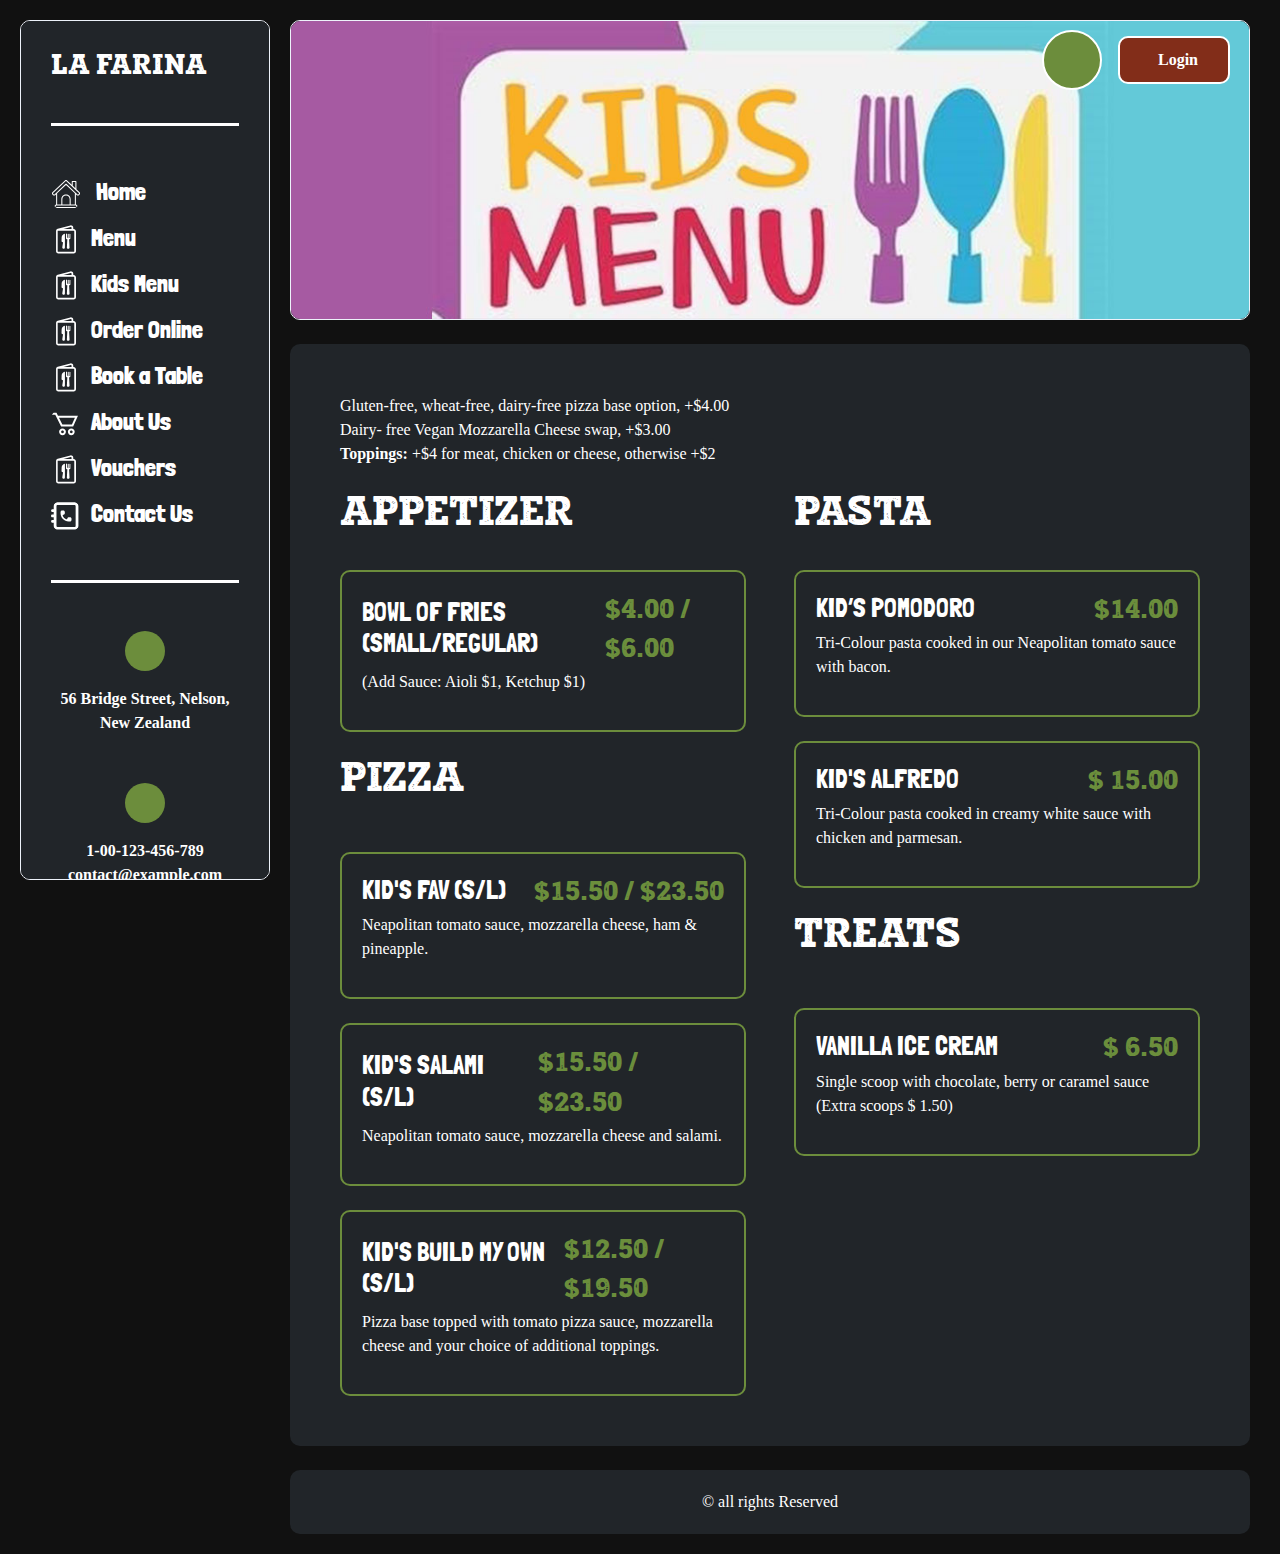
<file: kids-menu.html>
<!doctype html>
<html lang="en">

<head>
    <meta charset="utf-8">
    <meta name="viewport" content="width=device-width, initial-scale=1">
    <title>La Farina</title>
    <link href="https://cdn.jsdelivr.net/npm/bootstrap@5.3.3/dist/css/bootstrap.min.css" rel="stylesheet"
        integrity="sha384-QWTKZyjpPEjISv5WaRU9OFeRpok6YctnYmDr5pNlyT2bRjXh0JMhjY6hW+ALEwIH" crossorigin="anonymous">
    <link rel="stylesheet" href="https://cdnjs.cloudflare.com/ajax/libs/font-awesome/6.6.0/css/all.min.css"
        integrity="sha512-Kc323vGBEqzTmouAECnVceyQqyqdsSiqLQISBL29aUW4U/M7pSPA/gEUZQqv1cwx4OnYxTxve5UMg5GT6L4JJg=="
        crossorigin="anonymous" referrerpolicy="no-referrer" />
    <link rel="preconnect" href="https://fonts.googleapis.com">
    <link rel="preconnect" href="https://fonts.gstatic.com" crossorigin>
    <link href="https://fonts.googleapis.com/css2?family=Londrina+Solid:wght@100;300;400;900&display=swap"
        rel="stylesheet">
    <link rel="stylesheet" href="https://cdn.jsdelivr.net/npm/@fancyapps/ui@5.0/dist/fancybox/fancybox.css" />
    <link rel="stylesheet" href="scss/style.css">
</head>

<body>

    <div class="overlay"></div>
    <div class="main">
        <div class="sidebar">
            <!-- <img src="images/logo.jpg" alt="logo"> -->
             <div class="d-flex justify-content-between align-items-center">
                <h3 class="text-white mb-lg-4">LA FARINA</h3>
                <button class="toggle-button">☰</button>
             </div>
            <hr>
            <nav class="my-lg-5">
                <ul>
                    <li><a href="index.html"><img src="images/Header-Home-Icon-1.svg" alt="icon"> Home</a></li>
                    <li><a href="menu.html"><img src="images/Header-Home-Icon-2.svg" alt="icon">Menu</a></li>
                    <li><a href="kids-menu.html"><img src="images/Header-Home-Icon-2.svg" alt="icon">Kids Menu</a></li>
                    <li><a href="order-online.html"><img src="images/Header-Home-Icon-2.svg" alt="icon">Order Online</a>
                    </li>
                    <li><a href="table-book.html"><img src="images/Header-Home-Icon-2.svg" alt="icon">Book a Table</a>
                    </li>

                    <li><a href="about.html"><img src="images/Header-Home-Icon-4.svg" alt="icon">About Us </a></li>
                    <li><a href="vauchar.html"><img src="images/Header-Home-Icon-2.svg" alt="icon">Vouchers</a></li>
                    <li><a href="#"><img src="images/Header-Home-Icon-5.svg" alt="icon">Contact Us</a></li>

                </ul>
            </nav>
            <hr>

            <div class="address my-lg-5">

                <div class="icon mb-3">
                    <i class="fa-solid fa-location-dot"></i>
                </div>
                <p class="text-center">56 Bridge Street, Nelson,

                    New Zealand</p>


            </div>
            <div class="address my-lg-4">

                <div class="icon mb-3">
                    <i class="fa-solid fa-circle-user"></i>
                </div>
                <p class="text-center mb-0">1-00-123-456-789</p>
                <p class="text-center">contact@example.com</p>


            </div>


        </div>
       

        <div class="content position-relative">

            <div class="login-cart d-flex align-items-center">
                <div class="cart">
                    <i class="fa-solid fa-cart-plus"></i>
                </div>
                <div class="login ms-3"><a href="#"> <i class="fa-regular fa-user me-2"></i> Login</a></div>
            </div>
            <div id="gallery" class="menu-page ">
                <div class="row g-4">
                    <div class="col-lg-12">
                        <a href="images/bg-gallery/bg-kids.jpg" data-caption="Image #1">
                            <img src="images/bg-gallery/bg-kids.jpg" />
                        </a>
                    </div>

                </div>
            </div>
            <div class="menu mt-4">
                <span class="d-block">
                    Gluten-free, wheat-free, dairy-free pizza base option, +$4.00 <br>
                    Dairy- free Vegan Mozzarella Cheese swap, +$3.00 <br>

                    <b>Toppings:</b>
                    +$4 for meat, chicken or cheese, otherwise +$2
                </span>
                <br>

                <div class="row g-5">
                    <div class="col-lg-6">
                        <div class="row g-4">
                            <h1 class=" mt-4"> APPETIZER </h1>
                            <div class="col-lg-12">
                                <div class="menu__details ">
                                    <div class="menu__title d-flex justify-content-between align-items-center">
                                        <h3>
                                            BOWL OF FRIES (SMALL/REGULAR) </h3>
                                        <div class="price">
                                            $4.00 / $6.00
                                        </div>

                                    </div>
                                    <p> (Add Sauce: Aioli $1, Ketchup $1) </p>

                                </div>
                            </div>
                            <h1 class=" mb-4"> PIZZA </h1>
                            <div class="col-lg-12">
                                <div class="menu__details ">
                                    <div class="menu__title d-flex justify-content-between align-items-center">
                                        <h3>
                                            KID'S FAV (S/L) </h3>
                                        <div class="price">
                                            $15.50 / $23.50
                                        </div>
        
                                    </div>
        
                                    <p> Neapolitan tomato sauce, mozzarella cheese, ham & pineapple.</p>
                                </div>
                            </div>
                            <div class="col-lg-12">
                                <div class="menu__details ">
                                    <div class="menu__title d-flex justify-content-between align-items-center">
                                        <h3>
                                            KID'S SALAMI (S/L) </h3>
                                        <div class="price">
                                            $15.50 / $23.50
                                        </div>
        
                                    </div>
        
                                    <p>
                                        Neapolitan tomato sauce, mozzarella cheese and salami.</p>
                                </div>
                            </div>
                            <div class="col-lg-12">
                                <div class="menu__details">
                                    <div class="menu__title d-flex justify-content-between align-items-center">
                                        <h3>
                                            KID'S BUILD MY OWN (S/L)</h3>
                                        <div class="price">
                                            $12.50 / $19.50
                                        </div>
        
                                    </div>
        
                                    <p>
        
                                        Pizza base topped with tomato pizza sauce, mozzarella cheese and your choice of
                                        additional toppings.</p>
                                </div>
                            </div>
                        </div>
                    </div>
                    <div class="col-lg-6">
                      <div class="row g-4">
                        <h1 class=" mt-4"> PASTA </h1>
						

                        <div class="col-lg-12">
                            <div class="menu__details ">
                                <div class="menu__title d-flex justify-content-between align-items-center">
                                    <h3>
                                        KID’S POMODORO	 </h3>
                                    <div class="price">
                                        $14.00
                                    </div>
    
                                </div>
    
                                <p>Tri-Colour pasta cooked in our Neapolitan tomato sauce with bacon.</p>
                            </div>
                        </div>
                        <div class="col-lg-12">
                            <div class="menu__details ">
                                <div class="menu__title d-flex justify-content-between align-items-center">
                                    <h3>
                                        KID'S ALFREDO	 </h3>
                                    <div class="price">
                                        $ 15.00
                                    </div>
    
                                </div>
    
                                <p>
                                    Tri-Colour pasta cooked in creamy white sauce with chicken and parmesan.</p>
                            </div>
                        </div>
                        <h1 class=" mb-4"> TREATS	 </h1>
                        <div class="col-lg-12">
                            <div class="menu__details">
                                <div class="menu__title d-flex justify-content-between align-items-center">
                                    <h3>
                                        VANILLA ICE CREAM		</h3>
                                    <div class="price">
                                        $ 6.50
                                    </div>
    
                                </div>
    
                                <p>
    
                                    Single scoop with chocolate, berry or caramel sauce (Extra scoops $ 1.50)</p>
                            </div>
                        </div>
                      </div>
                    </div>
                  

                  
                  

                </div>


            </div>

            <div class="footer mt-4">
                <p>©
                    all rights Reserved</p>
            </div>
        </div>
    </div>
    <script src="https://cdn.jsdelivr.net/npm/@fancyapps/ui@5.0/dist/fancybox/fancybox.umd.js"></script>
    <script src="https://cdn.jsdelivr.net/npm/bootstrap@5.3.3/dist/js/bootstrap.bundle.min.js"
        integrity="sha384-YvpcrYf0tY3lHB60NNkmXc5s9fDVZLESaAA55NDzOxhy9GkcIdslK1eN7N6jIeHz" crossorigin="anonymous">
    </script>
    <script>
        Fancybox.bind("#gallery a", {
            groupAll: true,
        });
    </script>
    <script>
        document.addEventListener('DOMContentLoaded', function () {
            const menuItem = document.querySelector('.menu-item');

            menuItem.addEventListener('click', function () {
                this.classList.toggle('active');
            });
        });
    </script>
    <script>
        document.addEventListener("DOMContentLoaded", function () {
            const loginCart = document.querySelector(".login-cart");
            let lastScrollTop = 0;

            window.addEventListener("scroll", function () {
                let scrollTop = window.pageYOffset || document.documentElement.scrollTop;

                if (scrollTop > lastScrollTop) {
                    // Scrolling down
                    loginCart.classList.add("hidden");
                } else {
                    // Scrolling up
                    loginCart.classList.remove("hidden");
                }
                lastScrollTop = scrollTop;
            });
        });
    </script>
        <script>
            document.addEventListener("DOMContentLoaded", function () {
                const loginCart = document.querySelector(".toggle-button");
                let lastScrollTop = 0;
    
                window.addEventListener("scroll", function () {
                    let scrollTop = window.pageYOffset || document.documentElement.scrollTop;
    
                    if (scrollTop > lastScrollTop) {
                        // Scrolling down
                        loginCart.classList.add("hidden");
                    } else {
                        // Scrolling up
                        loginCart.classList.remove("hidden");
                    }
                    lastScrollTop = scrollTop;
                });
            });
        </script>
        <script>
            document.addEventListener('DOMContentLoaded', function () {
                const toggleButton = document.querySelector('.toggle-button');
                const sidebar = document.querySelector('.sidebar');
                const overlay = document.querySelector('.overlay');
    
                function toggleSidebar() {
                    sidebar.classList.toggle('active');
                    overlay.classList.toggle('active');
                }
    
                toggleButton.addEventListener('click', function () {
                    toggleSidebar();
                });
    
                overlay.addEventListener('click', function () {
                    toggleSidebar();
                });
    
                document.addEventListener('click', function (event) {
                    if (!sidebar.contains(event.target) && !toggleButton.contains(event.target) && sidebar
                        .classList.contains('active')) {
                        toggleSidebar();
                    }
                });
            });
        </script>

</body>

</html>
</file>
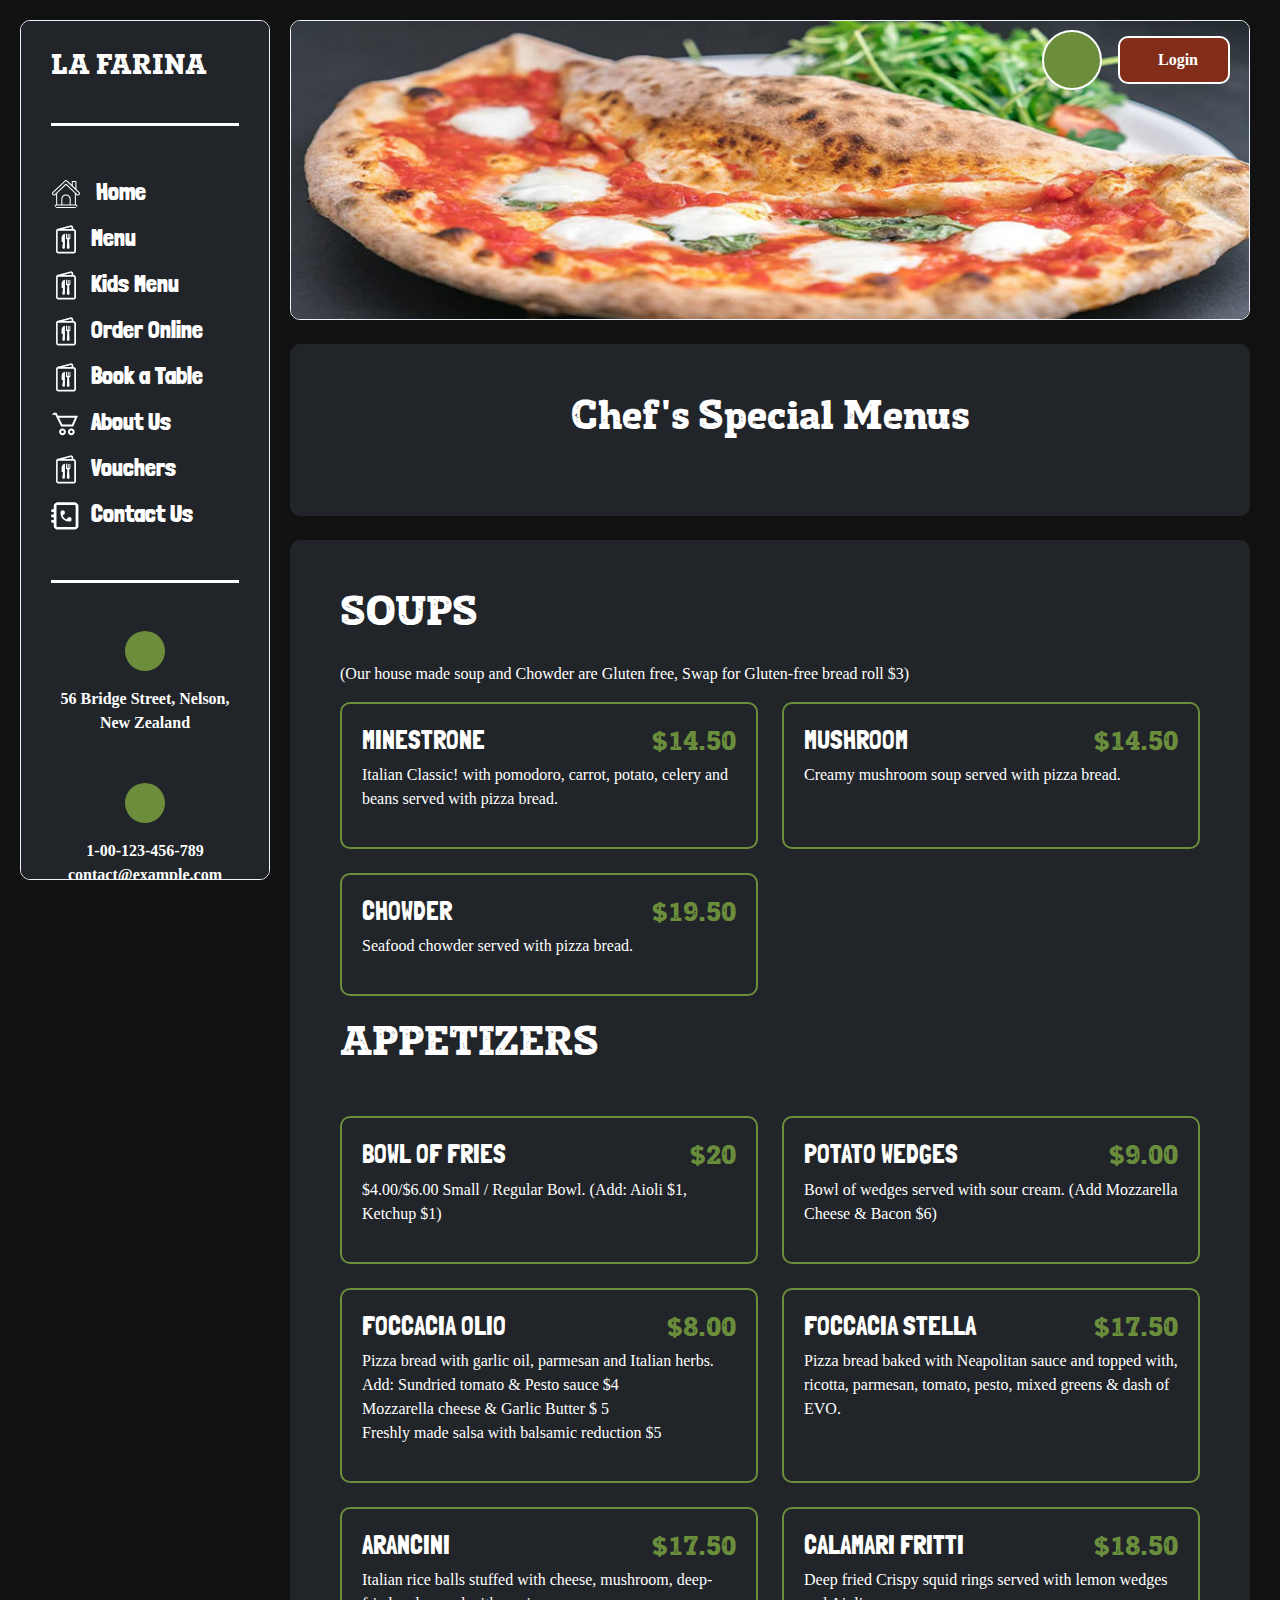
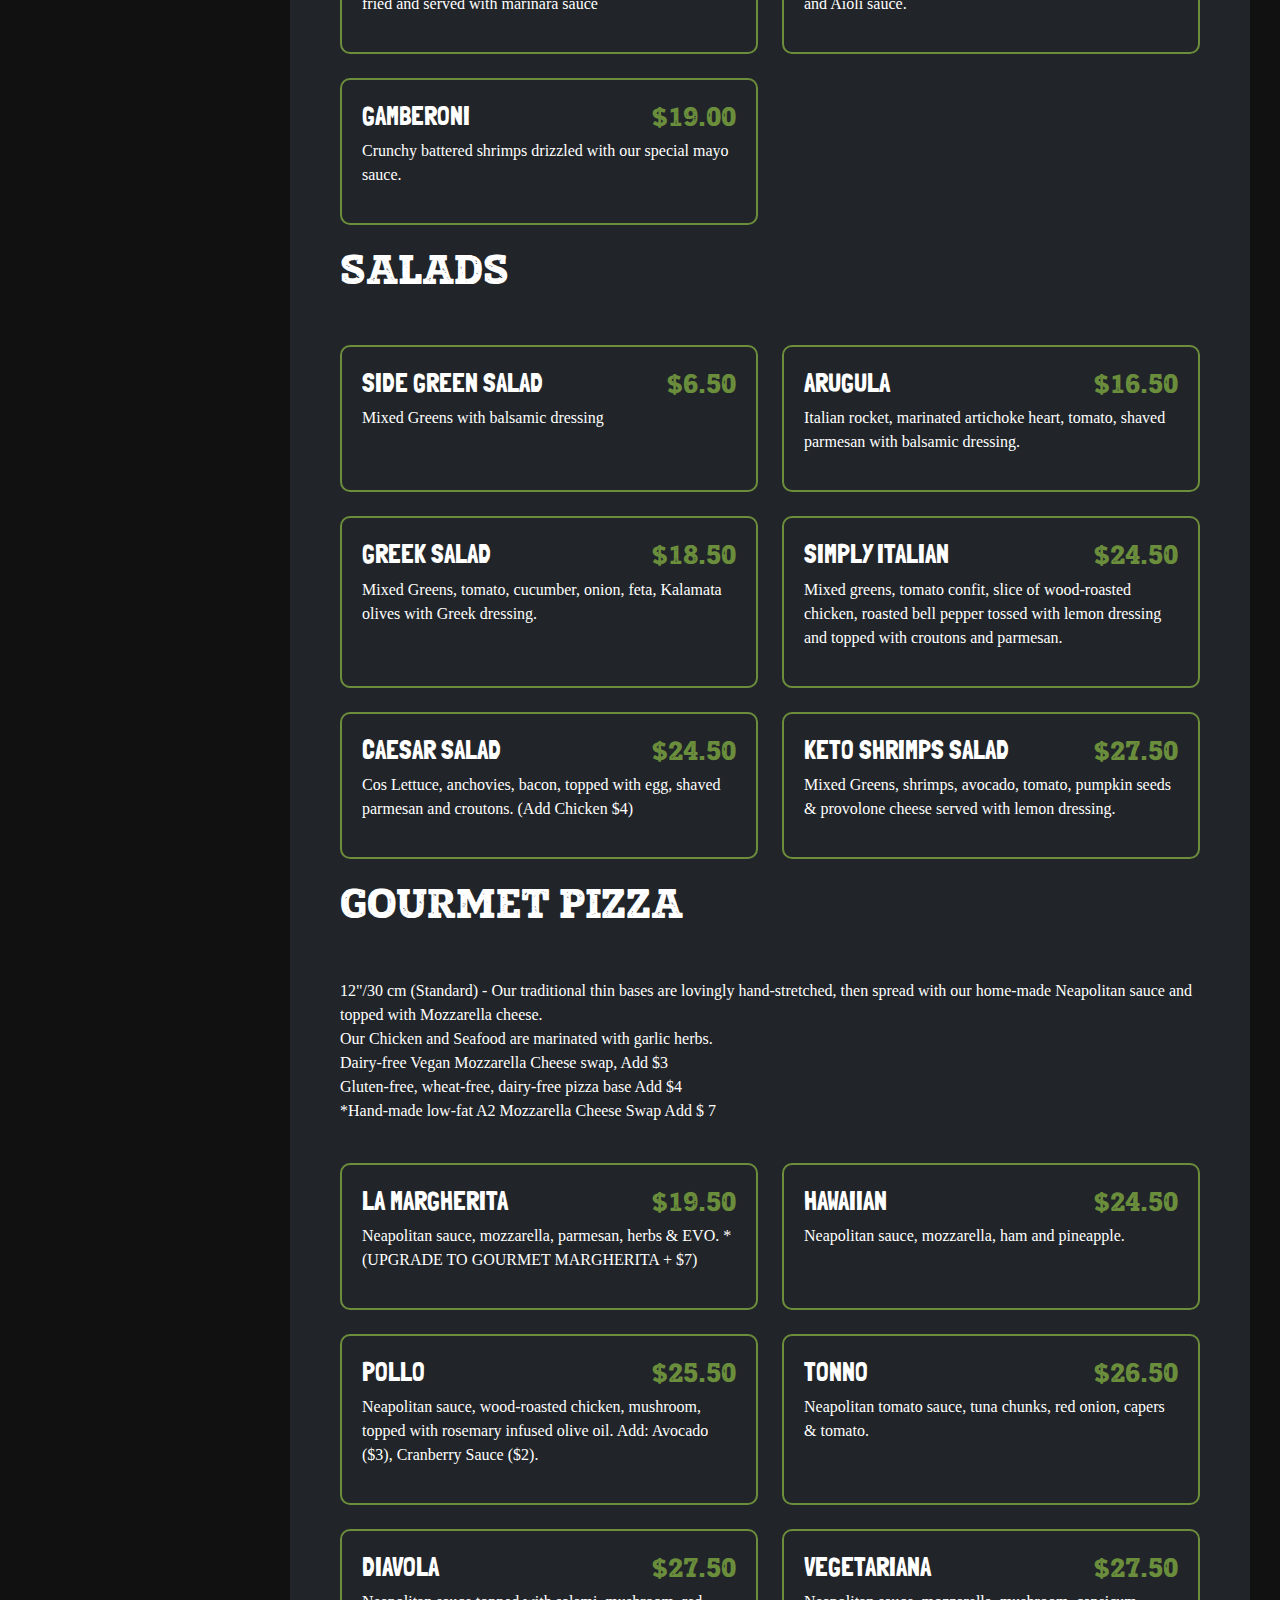
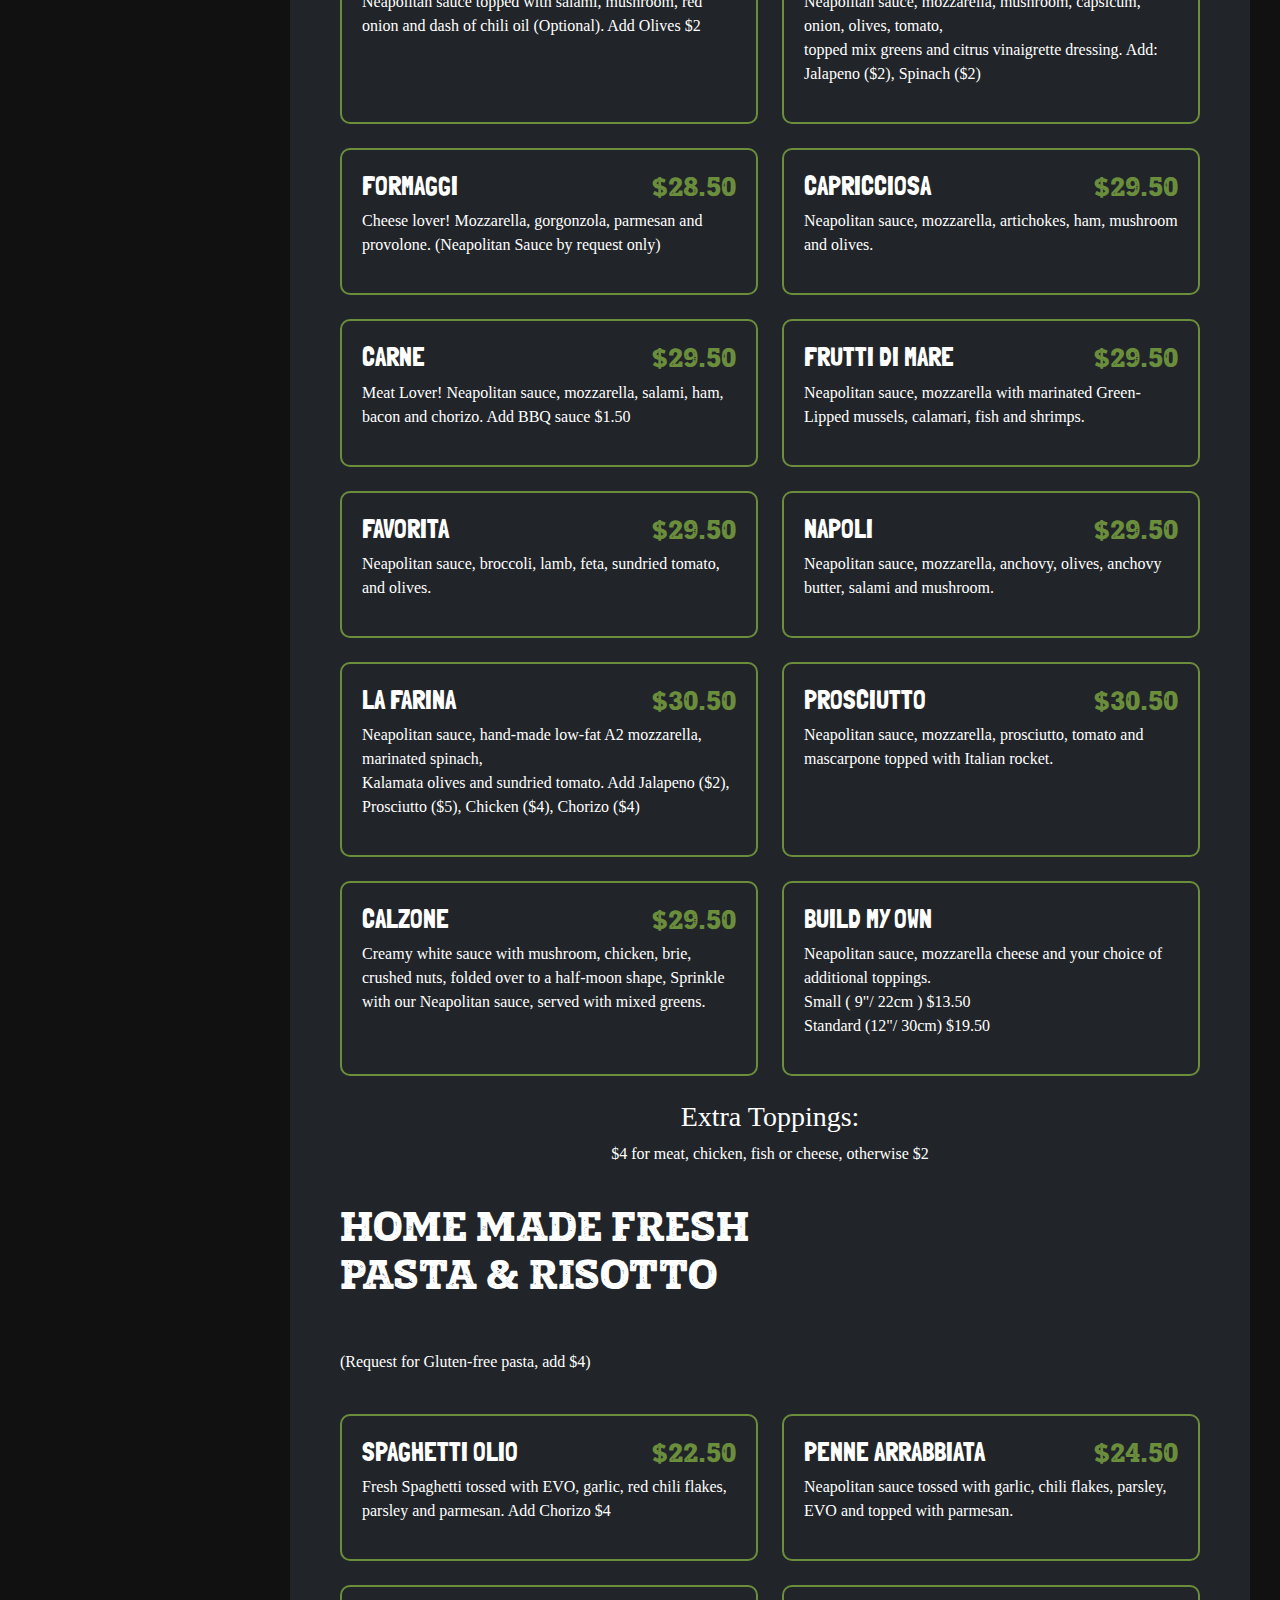
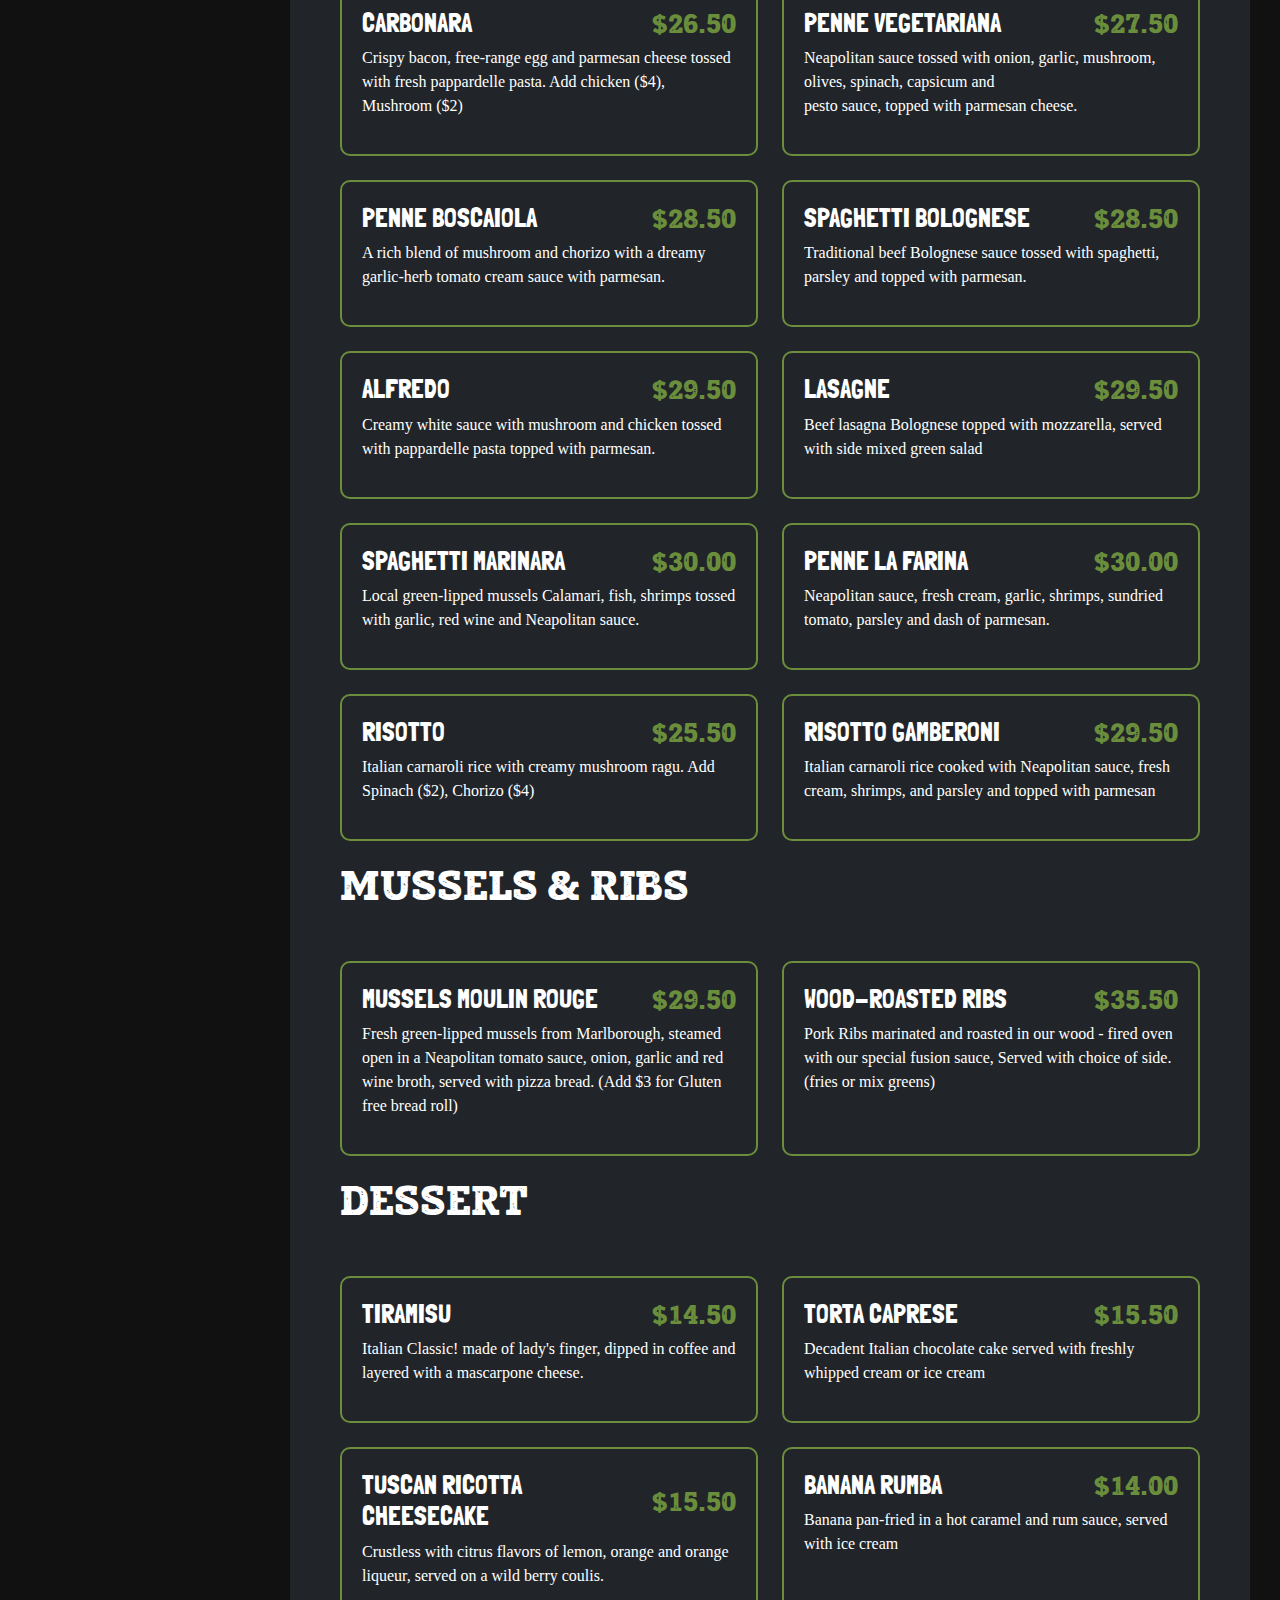
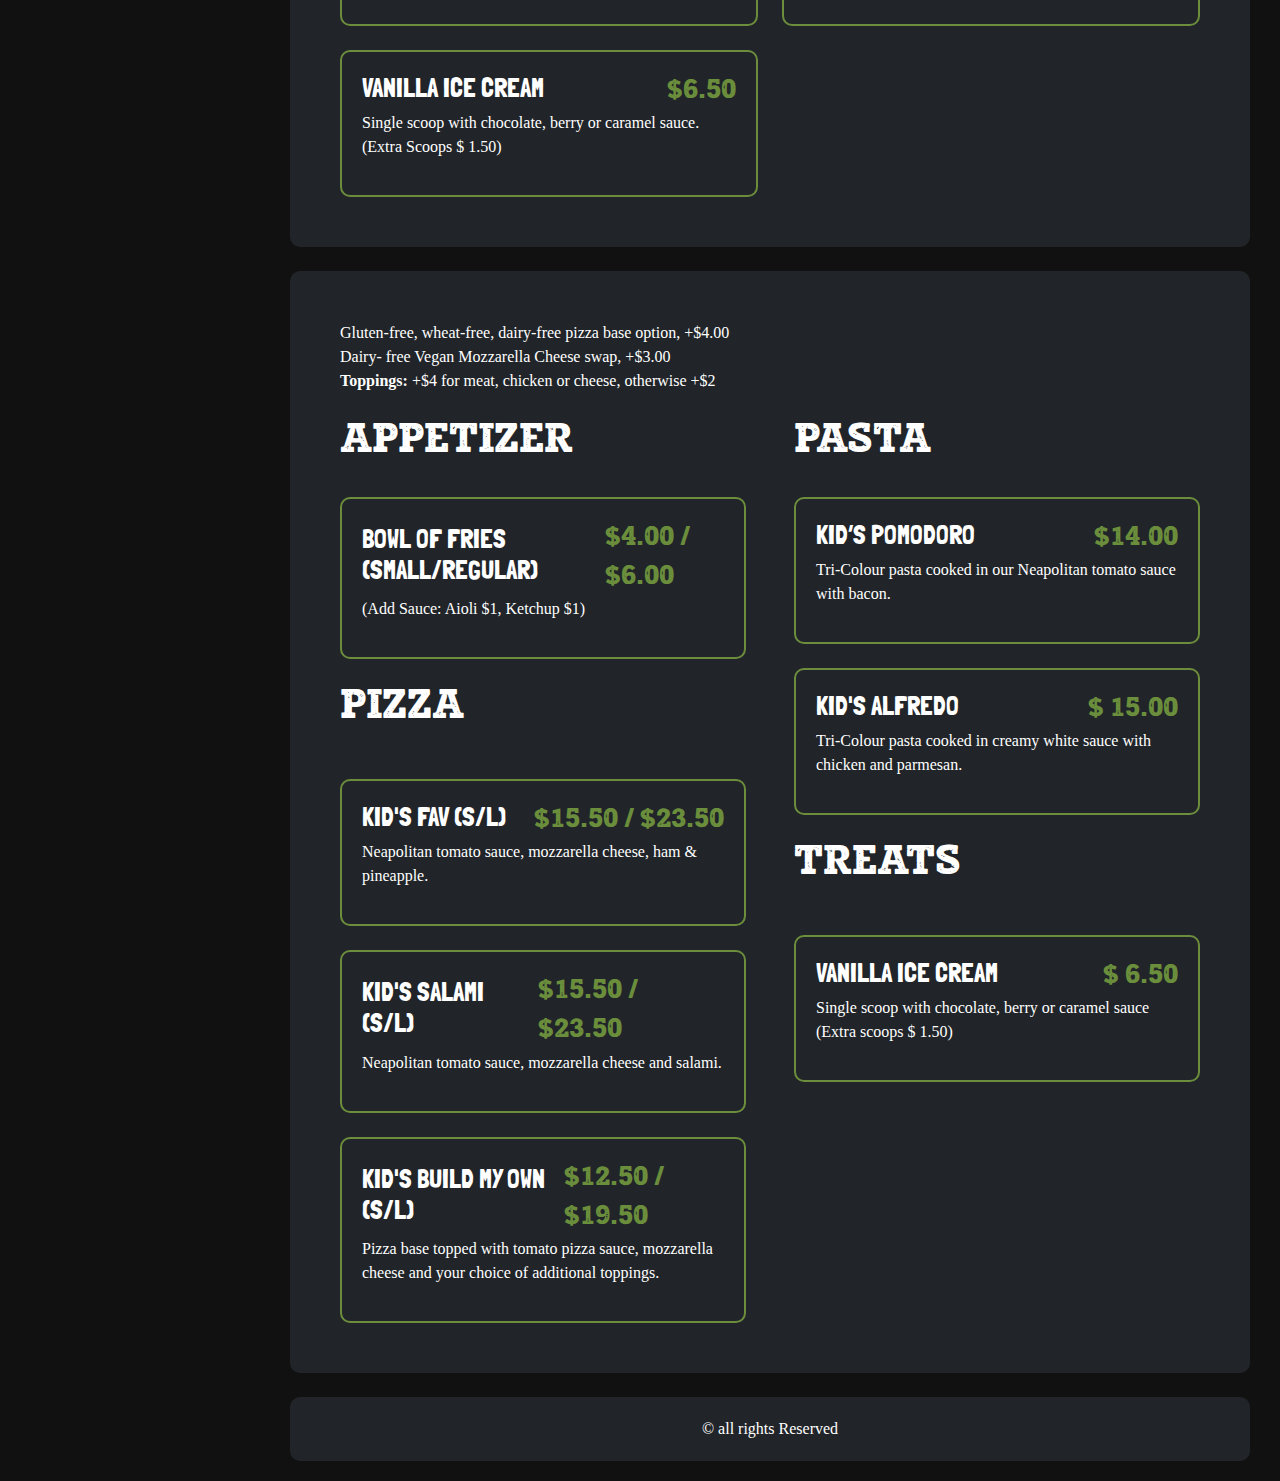
<file: menu.html>
<!doctype html>
<html lang="en">

<head>
    <meta charset="utf-8">
    <meta name="viewport" content="width=device-width, initial-scale=1">
    <title>La Farina</title>
    <link href="https://cdn.jsdelivr.net/npm/bootstrap@5.3.3/dist/css/bootstrap.min.css" rel="stylesheet"
        integrity="sha384-QWTKZyjpPEjISv5WaRU9OFeRpok6YctnYmDr5pNlyT2bRjXh0JMhjY6hW+ALEwIH" crossorigin="anonymous">
    <link rel="stylesheet" href="https://cdnjs.cloudflare.com/ajax/libs/font-awesome/6.6.0/css/all.min.css"
        integrity="sha512-Kc323vGBEqzTmouAECnVceyQqyqdsSiqLQISBL29aUW4U/M7pSPA/gEUZQqv1cwx4OnYxTxve5UMg5GT6L4JJg=="
        crossorigin="anonymous" referrerpolicy="no-referrer" />
    <link rel="preconnect" href="https://fonts.googleapis.com">
    <link rel="preconnect" href="https://fonts.gstatic.com" crossorigin>
    <link href="https://fonts.googleapis.com/css2?family=Londrina+Solid:wght@100;300;400;900&display=swap"
        rel="stylesheet">
    <link rel="stylesheet" href="https://cdn.jsdelivr.net/npm/@fancyapps/ui@5.0/dist/fancybox/fancybox.css" />
    <link rel="stylesheet" href="scss/style.css">
</head>

<body>
    <div class="overlay"></div>
    <div class="main">
        <div class="sidebar">
            <!-- <img src="images/logo.jpg" alt="logo"> -->
             <div class="d-flex justify-content-between align-items-center">
                <h3 class="text-white mb-lg-4">LA FARINA</h3>
                <button class="toggle-button">☰</button>
             </div>
            <hr>
            <nav class="my-lg-5">
                <ul>
                    <li><a href="index.html"><img src="images/Header-Home-Icon-1.svg" alt="icon"> Home</a></li>
                    <li><a href="menu.html"><img src="images/Header-Home-Icon-2.svg" alt="icon">Menu</a></li>
                    <li><a href="kids-menu.html"><img src="images/Header-Home-Icon-2.svg" alt="icon">Kids Menu</a></li>
                    <li><a href="order-online.html"><img src="images/Header-Home-Icon-2.svg" alt="icon">Order Online</a>
                    </li>
                    <li><a href="table-book.html"><img src="images/Header-Home-Icon-2.svg" alt="icon">Book a Table</a>
                    </li>

                    <li><a href="about.html"><img src="images/Header-Home-Icon-4.svg" alt="icon">About Us </a></li>
                    <li><a href="vauchar.html"><img src="images/Header-Home-Icon-2.svg" alt="icon">Vouchers</a></li>
                    <li><a href="#"><img src="images/Header-Home-Icon-5.svg" alt="icon">Contact Us</a></li>

                </ul>
            </nav>
            <hr>

            <div class="address my-lg-5">

                <div class="icon mb-3">
                    <i class="fa-solid fa-location-dot"></i>
                </div>
                <p class="text-center">56 Bridge Street, Nelson,

                    New Zealand</p>


            </div>
            <div class="address my-lg-4">

                <div class="icon mb-3">
                    <i class="fa-solid fa-circle-user"></i>
                </div>
                <p class="text-center mb-0">1-00-123-456-789</p>
                <p class="text-center">contact@example.com</p>


            </div>


        </div>
       
        <div class="content position-relative">

            <div class="login-cart d-flex align-items-center">
                <div class="cart">
                    <i class="fa-solid fa-cart-plus"></i>
                </div>
                <div class="login ms-3"><a href="#"> <i class="fa-regular fa-user me-2"></i> Login</a></div>
            </div>
            <div id="gallery" class="menu-page ">
                <div class="row g-4">
                    <div class="col-lg-12">
                        <a href="images/gallery/banner.jpg" data-caption="Image #1">
                            <img src="images/gallery/banner.jpg" />
                        </a>
                    </div>

                </div>
            </div>
            <div class="menu mt-4">

                <h1 class="text-center mb-4"> Chef's Special Menus</h1>
               
            </div>
            <div class="menu mt-4">


                <h1 class=" mb-4"> SOUPS</h1>
                <p>
                    (Our house made soup and Chowder are Gluten free,
                    Swap for Gluten-free bread roll $3)</p>
                <div class="row g-4">
                    <div class="col-lg-6">
                        <div class="menu__details ">
                            <div class="menu__title d-flex justify-content-between align-items-center">
                                <h3>
                                    MINESTRONE </h3>
                                <div class="price">
                                    $14.50
                                </div>

                            </div>
                            <p>Italian Classic! with pomodoro, carrot, potato, celery and beans served with pizza
                                bread.</p>

                        </div>
                    </div>
                    <div class="col-lg-6">
                        <div class="menu__details">
                            <div class="menu__title d-flex justify-content-between align-items-center">
                                <h3>
                                    MUSHROOM </h3>
                                <div class="price">
                                    $14.50
                                </div>

                            </div>

                            <p>
                                Creamy mushroom soup served with pizza bread.</p>
                        </div>
                    </div>
                    <div class="col-lg-6">
                        <div class="menu__details ">
                            <div class="menu__title d-flex justify-content-between align-items-center">
                                <h3>
                                    CHOWDER </h3>
                                <div class="price">
                                    $19.50
                                </div>

                            </div>
                            <p>
                                Seafood chowder served with pizza bread.</p>

                        </div>
                    </div>
                    <h1 class=" mb-4"> APPETIZERS </h1>
                    <div class="col-lg-6">
                        <div class="menu__details ">
                            <div class="menu__title d-flex justify-content-between align-items-center">
                                <h3>
                                    BOWL OF FRIES </h3>
                                <div class="price">
                                    $20
                                </div>

                            </div>

                            <p> $4.00/$6.00
                                Small / Regular Bowl. (Add: Aioli $1, Ketchup $1)</p>
                        </div>
                    </div>
                    <div class="col-lg-6">
                        <div class="menu__details ">
                            <div class="menu__title d-flex justify-content-between align-items-center">
                                <h3>
                                    POTATO WEDGES </h3>
                                <div class="price">
                                    $9.00
                                </div>

                            </div>

                            <p>
                                Bowl of wedges served with sour cream.
                                (Add Mozzarella Cheese & Bacon $6)</p>
                        </div>
                    </div>
                    <div class="col-lg-6">
                        <div class="menu__details">
                            <div class="menu__title d-flex justify-content-between align-items-center">
                                <h3>
                                    FOCCACIA OLIO </h3>
                                <div class="price">
                                    $8.00
                                </div>

                            </div>

                            <p>

                                Pizza bread with garlic oil, parmesan and Italian herbs. <br> Add: Sundried tomato &
                                Pesto sauce $4 <br>
                                Mozzarella cheese & Garlic Butter $ 5 <br>
                                Freshly made salsa with balsamic reduction $5</p>
                        </div>
                    </div>
                    <div class="col-lg-6">
                        <div class="menu__details ">
                            <div class="menu__title d-flex justify-content-between align-items-center">
                                <h3>
                                    FOCCACIA STELLA </h3>
                                <div class="price">
                                    $17.50
                                </div>

                            </div>

                            <p>

                                Pizza bread baked with Neapolitan sauce and topped with, ricotta, parmesan, tomato,
                                pesto, mixed greens & dash of EVO. </p>
                        </div>
                    </div>
                    <div class="col-lg-6">
                        <div class="menu__details">
                            <div class="menu__title d-flex justify-content-between align-items-center">
                                <h3>
                                    ARANCINI </h3>
                                <div class="price">
                                    $17.50
                                </div>

                            </div>

                            <p>

                                Italian rice balls stuffed with cheese, mushroom, deep-fried and served with
                                marinara sauce </p>
                        </div>
                    </div>
                    <div class="col-lg-6">
                        <div class="menu__details ">
                            <div class="menu__title d-flex justify-content-between align-items-center">
                                <h3>
                                    CALAMARI FRITTI </h3>
                                <div class="price">
                                    $18.50
                                </div>

                            </div>

                            <p>


                                Deep fried Crispy squid rings served with lemon wedges and Aioli sauce. </p>
                        </div>
                    </div>
                    <div class="col-lg-6">
                        <div class="menu__details ">
                            <div class="menu__title d-flex justify-content-between align-items-center">
                                <h3>
                                    GAMBERONI </h3>
                                <div class="price">
                                    $19.00
                                </div>


                            </div>
                            <div class="menu-desc">
                                <p>


                                    Crunchy battered shrimps drizzled with our special mayo sauce. </p>
                            </div>

                        </div>
                    </div>
                    <h1 class=" mb-4"> SALADS </h1>
                    <div class="col-lg-6">
                        <div class="menu__details ">
                            <div class="menu__title d-flex justify-content-between align-items-center">
                                <h3>
                                    SIDE GREEN SALAD </h3>
                                <div class="price">
                                    $6.50
                                </div>

                            </div>

                            <p>
                                Mixed Greens with balsamic dressing </p>
                        </div>
                    </div>
                    <div class="col-lg-6">
                        <div class="menu__details ">
                            <div class="menu__title d-flex justify-content-between align-items-center">
                                <h3>
                                    ARUGULA </h3>
                                <div class="price">
                                    $16.50
                                </div>

                            </div>

                            <p>

                                Italian rocket, marinated artichoke heart, tomato, shaved parmesan with balsamic
                                dressing.</p>
                        </div>
                    </div>
                    <div class="col-lg-6">
                        <div class="menu__details">
                            <div class="menu__title d-flex justify-content-between align-items-center">
                                <h3>
                                    GREEK SALAD </h3>
                                <div class="price">
                                    $18.50
                                </div>

                            </div>

                            <p>


                                Mixed Greens, tomato, cucumber, onion, feta, Kalamata olives with Greek dressing. </p>
                        </div>
                    </div>
                    <div class="col-lg-6">
                        <div class="menu__details ">
                            <div class="menu__title d-flex justify-content-between align-items-center">
                                <h3>
                                    SIMPLY ITALIAN </h3>
                                <div class="price">
                                    $24.50
                                </div>

                            </div>

                            <p>


                                Mixed greens, tomato confit, slice of wood-roasted chicken, roasted bell pepper tossed
                                with lemon dressing and topped with croutons and parmesan. </p>
                        </div>
                    </div>
                    <div class="col-lg-6">
                        <div class="menu__details">
                            <div class="menu__title d-flex justify-content-between align-items-center">
                                <h3>
                                    CAESAR SALAD </h3>
                                <div class="price">
                                    $24.50
                                </div>

                            </div>

                            <p>


                                Cos Lettuce, anchovies, bacon, topped with egg, shaved parmesan and croutons. (Add
                                Chicken $4) </p>
                        </div>
                    </div>
                    <div class="col-lg-6">
                        <div class="menu__details ">
                            <div class="menu__title d-flex justify-content-between align-items-center">
                                <h3>
                                    KETO SHRIMPS SALAD </h3>
                                <div class="price">
                                    $27.50
                                </div>

                            </div>

                            <p>

                                Mixed Greens, shrimps, avocado, tomato, pumpkin seeds & provolone cheese served with
                                lemon dressing. </p>
                        </div>
                    </div>
                    <h1 class=" mb-4"> GOURMET PIZZA </h1>
                    <p>
                        12"/30 cm (Standard) - Our traditional thin bases are lovingly hand-stretched, then spread with
                        our home-made Neapolitan sauce and topped with Mozzarella cheese. <br>

                        Our Chicken and Seafood are marinated with garlic herbs. <br>
                        Dairy-free Vegan Mozzarella Cheese swap, Add $3 <br>
                        Gluten-free, wheat-free, dairy-free pizza base Add $4 <br>
                        *Hand-made low-fat A2 Mozzarella Cheese Swap Add $ 7
                    </p>

                    <div class="col-lg-6">
                        <div class="menu__details ">
                            <div class="menu__title d-flex justify-content-between align-items-center">
                                <h3>
                                    LA MARGHERITA </h3>
                                <div class="price">
                                    $19.50
                                </div>

                            </div>

                            <p>
                                Neapolitan sauce, mozzarella, parmesan, herbs & EVO.
                                *(UPGRADE TO GOURMET MARGHERITA + $7) </p>
                        </div>
                    </div>
                    <div class="col-lg-6">
                        <div class="menu__details ">
                            <div class="menu__title d-flex justify-content-between align-items-center">
                                <h3>
                                    HAWAIIAN </h3>
                                <div class="price">
                                    $24.50
                                </div>

                            </div>

                            <p>
                                Neapolitan sauce, mozzarella, ham and pineapple. </p>
                        </div>
                    </div>
                    <div class="col-lg-6">
                        <div class="menu__details ">
                            <div class="menu__title d-flex justify-content-between align-items-center">
                                <h3>
                                    POLLO </h3>
                                <div class="price">
                                    $25.50
                                </div>

                            </div>

                            <p>
                                Neapolitan sauce, wood-roasted chicken, mushroom, topped with rosemary infused olive
                                oil.
                                Add: Avocado ($3), Cranberry Sauce ($2). </p>
                        </div>
                    </div>
                    <div class="col-lg-6">
                        <div class="menu__details ">
                            <div class="menu__title d-flex justify-content-between align-items-center">
                                <h3>
                                    TONNO </h3>
                                <div class="price">
                                    $26.50
                                </div>

                            </div>

                            <p>
                                Neapolitan tomato sauce, tuna chunks, red onion, capers & tomato. </p>
                        </div>
                    </div>
                    <div class="col-lg-6">
                        <div class="menu__details ">
                            <div class="menu__title d-flex justify-content-between align-items-center">
                                <h3>
                                    DIAVOLA </h3>
                                <div class="price">
                                    $27.50
                                </div>

                            </div>

                            <p>

                                Neapolitan sauce topped with salami, mushroom, red onion and dash of chili oil
                                (Optional). Add Olives $2 </p>
                        </div>
                    </div>
                    <div class="col-lg-6">
                        <div class="menu__details ">
                            <div class="menu__title d-flex justify-content-between align-items-center">
                                <h3>
                                    VEGETARIANA </h3>
                                <div class="price">
                                    $27.50
                                </div>

                            </div>

                            <p>

                                Neapolitan sauce, mozzarella, mushroom, capsicum, onion, olives, tomato, <br> topped mix
                                greens and citrus vinaigrette dressing. Add: Jalapeno ($2), Spinach ($2) </p>
                        </div>
                    </div>
                    <div class="col-lg-6">
                        <div class="menu__details ">
                            <div class="menu__title d-flex justify-content-between align-items-center">
                                <h3>
                                    FORMAGGI </h3>
                                <div class="price">
                                    $28.50
                                </div>

                            </div>

                            <p>

                                Cheese lover! Mozzarella, gorgonzola, parmesan and provolone. (Neapolitan Sauce by
                                request only) </p>
                        </div>
                    </div>
                    <div class="col-lg-6">
                        <div class="menu__details ">
                            <div class="menu__title d-flex justify-content-between align-items-center">
                                <h3>
                                    CAPRICCIOSA </h3>
                                <div class="price">
                                    $29.50
                                </div>

                            </div>

                            <p>

                                Neapolitan sauce, mozzarella, artichokes, ham, mushroom and olives. </p>
                        </div>
                    </div>
                    <div class="col-lg-6">
                        <div class="menu__details ">
                            <div class="menu__title d-flex justify-content-between align-items-center">
                                <h3>
                                    CARNE </h3>
                                <div class="price">
                                    $29.50
                                </div>

                            </div>

                            <p>

                                Meat Lover! Neapolitan sauce, mozzarella, salami, ham, bacon and chorizo. Add BBQ sauce
                                $1.50 </p>
                        </div>
                    </div>
                    <div class="col-lg-6">
                        <div class="menu__details ">
                            <div class="menu__title d-flex justify-content-between align-items-center">
                                <h3>
                                    FRUTTI DI MARE </h3>
                                <div class="price">
                                    $29.50
                                </div>

                            </div>

                            <p>

                                Neapolitan sauce, mozzarella with marinated Green-Lipped mussels, calamari, fish and
                                shrimps. </p>
                        </div>
                    </div>
                    <div class="col-lg-6">
                        <div class="menu__details ">
                            <div class="menu__title d-flex justify-content-between align-items-center">
                                <h3>
                                    FAVORITA </h3>
                                <div class="price">
                                    $29.50
                                </div>

                            </div>

                            <p>

                                Neapolitan sauce, broccoli, lamb, feta, sundried tomato, and olives. </p>
                        </div>
                    </div>
                    <div class="col-lg-6">
                        <div class="menu__details ">
                            <div class="menu__title d-flex justify-content-between align-items-center">
                                <h3>
                                    NAPOLI </h3>
                                <div class="price">
                                    $29.50
                                </div>

                            </div>

                            <p>

                                Neapolitan sauce, mozzarella, anchovy, olives, anchovy butter, salami and mushroom. </p>
                        </div>
                    </div>
                    <div class="col-lg-6">
                        <div class="menu__details ">
                            <div class="menu__title d-flex justify-content-between align-items-center">
                                <h3>
                                    LA FARINA </h3>
                                <div class="price">
                                    $30.50
                                </div>

                            </div>

                            <p>

                                Neapolitan sauce, hand-made low-fat A2 mozzarella, marinated spinach, <br> Kalamata
                                olives and sundried tomato. Add Jalapeno ($2), <br> Prosciutto ($5), Chicken ($4),
                                Chorizo ($4) </p>
                        </div>
                    </div>
                    <div class="col-lg-6">
                        <div class="menu__details ">
                            <div class="menu__title d-flex justify-content-between align-items-center">
                                <h3>
                                    PROSCIUTTO </h3>
                                <div class="price">
                                    $30.50
                                </div>

                            </div>

                            <p>


                                Neapolitan sauce, mozzarella, prosciutto, tomato and mascarpone topped with Italian
                                rocket. </p>
                        </div>
                    </div>
                    <div class="col-lg-6">
                        <div class="menu__details ">
                            <div class="menu__title d-flex justify-content-between align-items-center">
                                <h3>
                                    CALZONE </h3>
                                <div class="price">
                                    $29.50
                                </div>

                            </div>

                            <p>


                                Creamy white sauce with mushroom, chicken, brie, crushed nuts, folded over to a
                                half-moon shape,
                                Sprinkle with our Neapolitan sauce, served with mixed greens. </p>
                        </div>
                    </div>
                    <div class="col-lg-6">
                        <div class="menu__details ">
                            <div class="menu__title d-flex justify-content-between align-items-center">
                                <h3>
                                    BUILD MY OWN </h3>
                                <!-- <div class="price">
                                    Small ( 9"/ 22cm ) $13.50 <br>
                                    Standard (12"/ 30cm) $19.50
                                </div> -->

                            </div>

                            <p>



                                Neapolitan sauce, mozzarella cheese and your choice of additional toppings. <br>
                                Small ( 9"/ 22cm ) $13.50 <br>
                                Standard (12"/ 30cm) $19.50
                            </p>
                        </div>
                    </div>
                    <div class="col-lg-12">
                        <div class="text-center">
                            <div class="menu__title">
                                <h3>
                                    Extra Toppings:</h3>
                                <!-- <div class="price">
                                    Small ( 9"/ 22cm ) $13.50 <br>
                                    Standard (12"/ 30cm) $19.50
                                </div> -->

                            </div>

                            <p>
                                $4 for meat, chicken, fish or cheese, otherwise $2
                            </p>
                        </div>
                    </div>
                    <h1 class=" mb-4"> HOME MADE FRESH <br>
                        PASTA & RISOTTO
                    </h1>
                    <p> (Request for Gluten-free pasta, add $4)</p>

                    <div class="col-lg-6">
                        <div class="menu__details ">
                            <div class="menu__title d-flex justify-content-between align-items-center">
                                <h3>
                                    SPAGHETTI OLIO </h3>
                                <div class="price">
                                    $22.50
                                </div>

                            </div>

                            <p>


                                Fresh Spaghetti tossed with EVO, garlic, red chili flakes, parsley and parmesan. Add
                                Chorizo $4</p>
                        </div>
                    </div>
                    <div class="col-lg-6">
                        <div class="menu__details ">
                            <div class="menu__title d-flex justify-content-between align-items-center">
                                <h3>
                                    PENNE ARRABBIATA </h3>
                                <div class="price">
                                    $24.50
                                </div>

                            </div>

                            <p>

                                Neapolitan sauce tossed with garlic, chili flakes, parsley, EVO and topped with
                                parmesan.</p>
                        </div>
                    </div>
                    <div class="col-lg-6">
                        <div class="menu__details ">
                            <div class="menu__title d-flex justify-content-between align-items-center">
                                <h3>
                                    CARBONARA</h3>
                                <div class="price">
                                    $26.50
                                </div>

                            </div>

                            <p>

                                Crispy bacon, free-range egg and parmesan cheese tossed with fresh pappardelle pasta.
                                Add chicken ($4), Mushroom ($2)</p>
                        </div>
                    </div>
                    <div class="col-lg-6">
                        <div class="menu__details ">
                            <div class="menu__title d-flex justify-content-between align-items-center">
                                <h3>
                                    PENNE VEGETARIANA </h3>
                                <div class="price">
                                    $27.50
                                </div>

                            </div>

                            <p>

                                Neapolitan sauce tossed with onion, garlic, mushroom, olives, spinach, capsicum and <br>
                                pesto sauce, topped with parmesan cheese. </p>
                        </div>
                    </div>
                    <div class="col-lg-6">
                        <div class="menu__details ">
                            <div class="menu__title d-flex justify-content-between align-items-center">
                                <h3>
                                    PENNE BOSCAIOLA </h3>
                                <div class="price">
                                    $28.50
                                </div>

                            </div>

                            <p>


                                A rich blend of mushroom and chorizo with a dreamy garlic-herb tomato cream sauce with
                                parmesan.
                            </p>
                        </div>
                    </div>
                    <div class="col-lg-6">
                        <div class="menu__details ">
                            <div class="menu__title d-flex justify-content-between align-items-center">
                                <h3>
                                    SPAGHETTI BOLOGNESE </h3>
                                <div class="price">
                                    $28.50
                                </div>

                            </div>

                            <p>



                                Traditional beef Bolognese sauce tossed with spaghetti, parsley and topped with
                                parmesan.
                            </p>
                        </div>
                    </div>
                    <div class="col-lg-6">
                        <div class="menu__details ">
                            <div class="menu__title d-flex justify-content-between align-items-center">
                                <h3>
                                    ALFREDO </h3>
                                <div class="price">
                                    $29.50
                                </div>

                            </div>

                            <p>


                                Creamy white sauce with mushroom and chicken tossed with pappardelle pasta topped with
                                parmesan.
                            </p>
                        </div>
                    </div>
                    <div class="col-lg-6">
                        <div class="menu__details ">
                            <div class="menu__title d-flex justify-content-between align-items-center">
                                <h3>
                                    LASAGNE </h3>
                                <div class="price">
                                    $29.50
                                </div>

                            </div>

                            <p>



                                Beef lasagna Bolognese topped with mozzarella, served with side mixed green salad
                            </p>
                        </div>
                    </div>
                    <div class="col-lg-6">
                        <div class="menu__details ">
                            <div class="menu__title d-flex justify-content-between align-items-center">
                                <h3>
                                    SPAGHETTI MARINARA </h3>
                                <div class="price">
                                    $30.00
                                </div>

                            </div>

                            <p>



                                Local green-lipped mussels Calamari, fish, shrimps tossed with garlic, red wine and
                                Neapolitan sauce.
                            </p>
                        </div>
                    </div>
                    <div class="col-lg-6">
                        <div class="menu__details ">
                            <div class="menu__title d-flex justify-content-between align-items-center">
                                <h3>
                                    PENNE LA FARINA </h3>
                                <div class="price">
                                    $30.00
                                </div>

                            </div>

                            <p>




                                Neapolitan sauce, fresh cream, garlic, shrimps, sundried tomato, parsley and dash of
                                parmesan.
                            </p>
                        </div>
                    </div>
                    <div class="col-lg-6">
                        <div class="menu__details ">
                            <div class="menu__title d-flex justify-content-between align-items-center">
                                <h3>
                                    RISOTTO</h3>
                                <div class="price">
                                    $25.50
                                </div>

                            </div>

                            <p>

                                Italian carnaroli rice with creamy mushroom ragu. Add Spinach ($2), Chorizo ($4) </p>
                        </div>
                    </div>
                    <div class="col-lg-6">
                        <div class="menu__details ">
                            <div class="menu__title d-flex justify-content-between align-items-center">
                                <h3>
                                    RISOTTO GAMBERONI</h3>
                                <div class="price">
                                    $29.50
                                </div>

                            </div>

                            <p>

                                Italian carnaroli rice cooked with Neapolitan sauce, fresh cream, shrimps, and parsley
                                and topped with parmesan
                            </p>
                        </div>
                    </div>
                    <h1 class=" mb-4"> MUSSELS & RIBS</h1>

                    <div class="col-lg-6">
                        <div class="menu__details ">
                            <div class="menu__title d-flex justify-content-between align-items-center">
                                <h3>
                                    MUSSELS MOULIN ROUGE </h3>
                                <div class="price">
                                    $29.50
                                </div>

                            </div>

                            <p>


                                Fresh green-lipped mussels from Marlborough, steamed open in a Neapolitan tomato sauce,
                                onion, garlic and red wine broth, served with pizza bread. (Add $3 for Gluten free bread
                                roll)
                            </p>
                        </div>
                    </div>
                    <div class="col-lg-6">
                        <div class="menu__details ">
                            <div class="menu__title d-flex justify-content-between align-items-center">
                                <h3>
                                    WOOD-ROASTED RIBS </h3>
                                <div class="price">
                                    $35.50
                                </div>

                            </div>

                            <p>



                                Pork Ribs marinated and roasted in our wood - fired oven with our special fusion sauce,
                                Served with choice of side. (fries or mix greens)
                            </p>
                        </div>
                    </div>
                    <h1 class=" mb-4"> DESSERT</h1>
                    <div class="col-lg-6">
                        <div class="menu__details ">
                            <div class="menu__title d-flex justify-content-between align-items-center">
                                <h3>
                                    TIRAMISU </h3>
                                <div class="price">
                                    $14.50
                                </div>

                            </div>

                            <p>

                                Italian Classic! made of lady's finger, dipped in coffee and layered with a mascarpone
                                cheese.
                            </p>
                        </div>
                    </div>
                    <div class="col-lg-6">
                        <div class="menu__details ">
                            <div class="menu__title d-flex justify-content-between align-items-center">
                                <h3>
                                    TORTA CAPRESE </h3>
                                <div class="price">
                                    $15.50
                                </div>

                            </div>

                            <p>


                                Decadent Italian chocolate cake served with freshly whipped cream or ice cream
                            </p>
                        </div>
                    </div>
                    <div class="col-lg-6">
                        <div class="menu__details ">
                            <div class="menu__title d-flex justify-content-between align-items-center">
                                <h3>
                                    TUSCAN RICOTTA CHEESECAKE </h3>
                                <div class="price">
                                    $15.50
                                </div>

                            </div>

                            <p>



                                Crustless with citrus flavors of lemon, orange and orange liqueur, served on a wild
                                berry coulis.
                            </p>
                        </div>
                    </div>
                    <div class="col-lg-6">
                        <div class="menu__details ">
                            <div class="menu__title d-flex justify-content-between align-items-center">
                                <h3>
                                    BANANA RUMBA </h3>
                                <div class="price">
                                    $14.00
                                </div>

                            </div>

                            <p>


                                Banana pan-fried in a hot caramel and rum sauce, served with ice cream
                            </p>
                        </div>
                    </div>
                    <div class="col-lg-6">
                        <div class="menu__details ">
                            <div class="menu__title d-flex justify-content-between align-items-center">
                                <h3>
                                    VANILLA ICE CREAM </h3>
                                <div class="price">
                                    $6.50
                                </div>

                            </div>

                            <p>


                                Single scoop with chocolate, berry or caramel sauce. (Extra Scoops $ 1.50)
                            </p>
                        </div>
                    </div>
                </div>
            </div>

            <div class="menu  mt-4">
                <span class="d-block">
                    Gluten-free, wheat-free, dairy-free pizza base option, +$4.00 <br>
                    Dairy- free Vegan Mozzarella Cheese swap, +$3.00 <br>

                    <b>Toppings:</b>
                    +$4 for meat, chicken or cheese, otherwise +$2
                </span>
                <br>

                <div class="row g-5">
                    <div class="col-lg-6">
                        <div class="row g-4">
                            <h1 class=" mt-4"> APPETIZER </h1>
                            <div class="col-lg-12">
                                <div class="menu__details ">
                                    <div class="menu__title d-flex justify-content-between align-items-center">
                                        <h3>
                                            BOWL OF FRIES (SMALL/REGULAR) </h3>
                                        <div class="price">
                                            $4.00 / $6.00
                                        </div>

                                    </div>
                                    <p> (Add Sauce: Aioli $1, Ketchup $1) </p>

                                </div>
                            </div>
                            <h1 class=" mb-4"> PIZZA </h1>
                            <div class="col-lg-12">
                                <div class="menu__details ">
                                    <div class="menu__title d-flex justify-content-between align-items-center">
                                        <h3>
                                            KID'S FAV (S/L) </h3>
                                        <div class="price">
                                            $15.50 / $23.50
                                        </div>
        
                                    </div>
        
                                    <p> Neapolitan tomato sauce, mozzarella cheese, ham & pineapple.</p>
                                </div>
                            </div>
                            <div class="col-lg-12">
                                <div class="menu__details ">
                                    <div class="menu__title d-flex justify-content-between align-items-center">
                                        <h3>
                                            KID'S SALAMI (S/L) </h3>
                                        <div class="price">
                                            $15.50 / $23.50
                                        </div>
        
                                    </div>
        
                                    <p>
                                        Neapolitan tomato sauce, mozzarella cheese and salami.</p>
                                </div>
                            </div>
                            <div class="col-lg-12">
                                <div class="menu__details">
                                    <div class="menu__title d-flex justify-content-between align-items-center">
                                        <h3>
                                            KID'S BUILD MY OWN (S/L)</h3>
                                        <div class="price">
                                            $12.50 / $19.50
                                        </div>
        
                                    </div>
        
                                    <p>
        
                                        Pizza base topped with tomato pizza sauce, mozzarella cheese and your choice of
                                        additional toppings.</p>
                                </div>
                            </div>
                        </div>
                    </div>
                    <div class="col-lg-6">
                      <div class="row g-4">
                        <h1 class=" mt-4"> PASTA </h1>
						

                        <div class="col-lg-12">
                            <div class="menu__details ">
                                <div class="menu__title d-flex justify-content-between align-items-center">
                                    <h3>
                                        KID’S POMODORO	 </h3>
                                    <div class="price">
                                        $14.00
                                    </div>
    
                                </div>
    
                                <p>Tri-Colour pasta cooked in our Neapolitan tomato sauce with bacon.</p>
                            </div>
                        </div>
                        <div class="col-lg-12">
                            <div class="menu__details ">
                                <div class="menu__title d-flex justify-content-between align-items-center">
                                    <h3>
                                        KID'S ALFREDO	 </h3>
                                    <div class="price">
                                        $ 15.00
                                    </div>
    
                                </div>
    
                                <p>
                                    Tri-Colour pasta cooked in creamy white sauce with chicken and parmesan.</p>
                            </div>
                        </div>
                        <h1 class=" mb-4"> TREATS	 </h1>
                        <div class="col-lg-12">
                            <div class="menu__details">
                                <div class="menu__title d-flex justify-content-between align-items-center">
                                    <h3>
                                        VANILLA ICE CREAM		</h3>
                                    <div class="price">
                                        $ 6.50
                                    </div>
    
                                </div>
    
                                <p>
    
                                    Single scoop with chocolate, berry or caramel sauce (Extra scoops $ 1.50)</p>
                            </div>
                        </div>
                      </div>
                    </div>
                  

                  
                  

                </div>


            </div>
     
            <div class="footer mt-4">
                <p>©
                    all rights Reserved</p>
            </div>
        </div>
    </div>
    <script src="https://cdn.jsdelivr.net/npm/@fancyapps/ui@5.0/dist/fancybox/fancybox.umd.js"></script>
    <script src="https://cdn.jsdelivr.net/npm/bootstrap@5.3.3/dist/js/bootstrap.bundle.min.js"
        integrity="sha384-YvpcrYf0tY3lHB60NNkmXc5s9fDVZLESaAA55NDzOxhy9GkcIdslK1eN7N6jIeHz" crossorigin="anonymous">
    </script>
    <script>
        Fancybox.bind("#gallery a", {
            groupAll: true,
        });
    </script>
     <script>
        document.addEventListener('DOMContentLoaded', function () {
            const menuItem = document.querySelector('.menu-item');

            menuItem.addEventListener('click', function () {
                this.classList.toggle('active');
            });
        });
    </script>
    <script>
        document.addEventListener("DOMContentLoaded", function () {
            const loginCart = document.querySelector(".login-cart");
            let lastScrollTop = 0;

            window.addEventListener("scroll", function () {
                let scrollTop = window.pageYOffset || document.documentElement.scrollTop;

                if (scrollTop > lastScrollTop) {
                    // Scrolling down
                    loginCart.classList.add("hidden");
                } else {
                    // Scrolling up
                    loginCart.classList.remove("hidden");
                }
                lastScrollTop = scrollTop;
            });
        });
    </script>
        <script>
            document.addEventListener("DOMContentLoaded", function () {
                const loginCart = document.querySelector(".toggle-button");
                let lastScrollTop = 0;
    
                window.addEventListener("scroll", function () {
                    let scrollTop = window.pageYOffset || document.documentElement.scrollTop;
    
                    if (scrollTop > lastScrollTop) {
                        // Scrolling down
                        loginCart.classList.add("hidden");
                    } else {
                        // Scrolling up
                        loginCart.classList.remove("hidden");
                    }
                    lastScrollTop = scrollTop;
                });
            });
        </script>
        <script>
            document.addEventListener('DOMContentLoaded', function () {
                const toggleButton = document.querySelector('.toggle-button');
                const sidebar = document.querySelector('.sidebar');
                const overlay = document.querySelector('.overlay');
    
                function toggleSidebar() {
                    sidebar.classList.toggle('active');
                    overlay.classList.toggle('active');
                }
    
                toggleButton.addEventListener('click', function () {
                    toggleSidebar();
                });
    
                overlay.addEventListener('click', function () {
                    toggleSidebar();
                });
    
                document.addEventListener('click', function (event) {
                    if (!sidebar.contains(event.target) && !toggleButton.contains(event.target) && sidebar
                        .classList.contains('active')) {
                        toggleSidebar();
                    }
                });
            });
        </script>

</body>

</html>
</file>
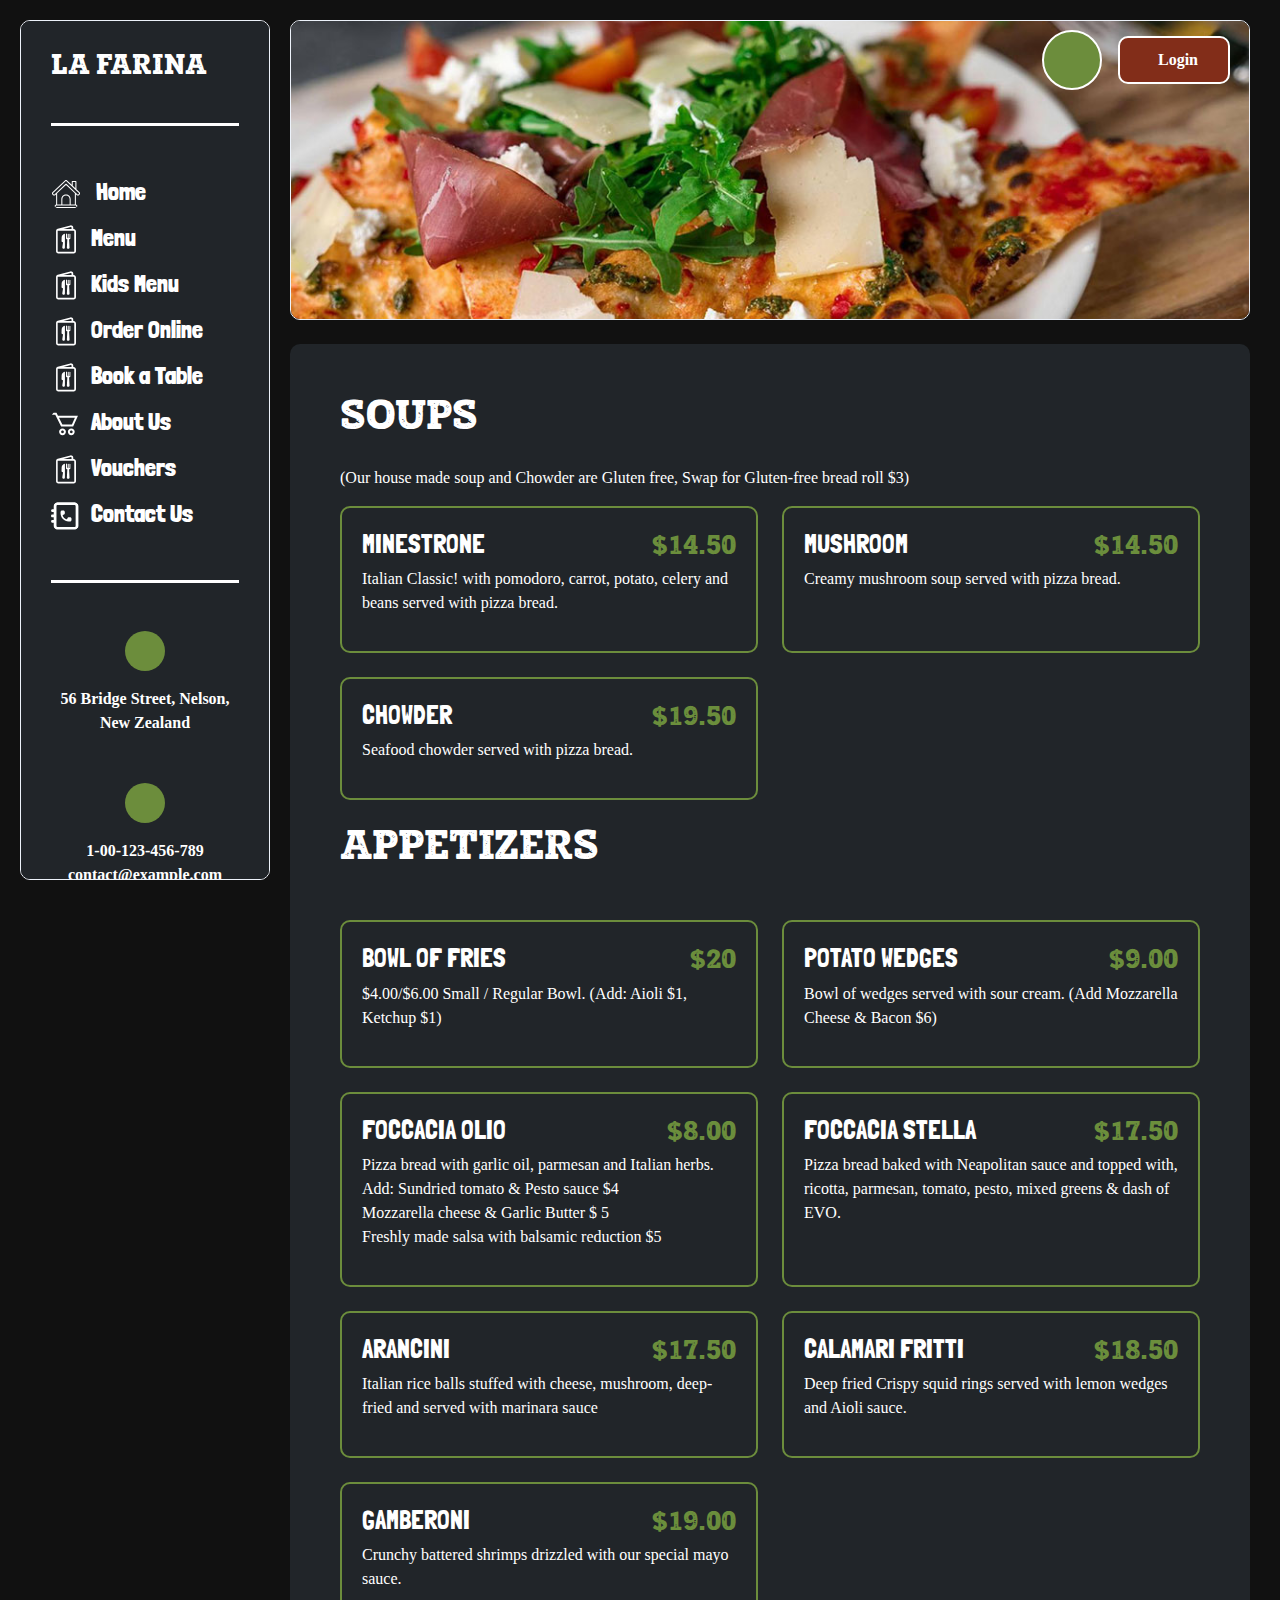
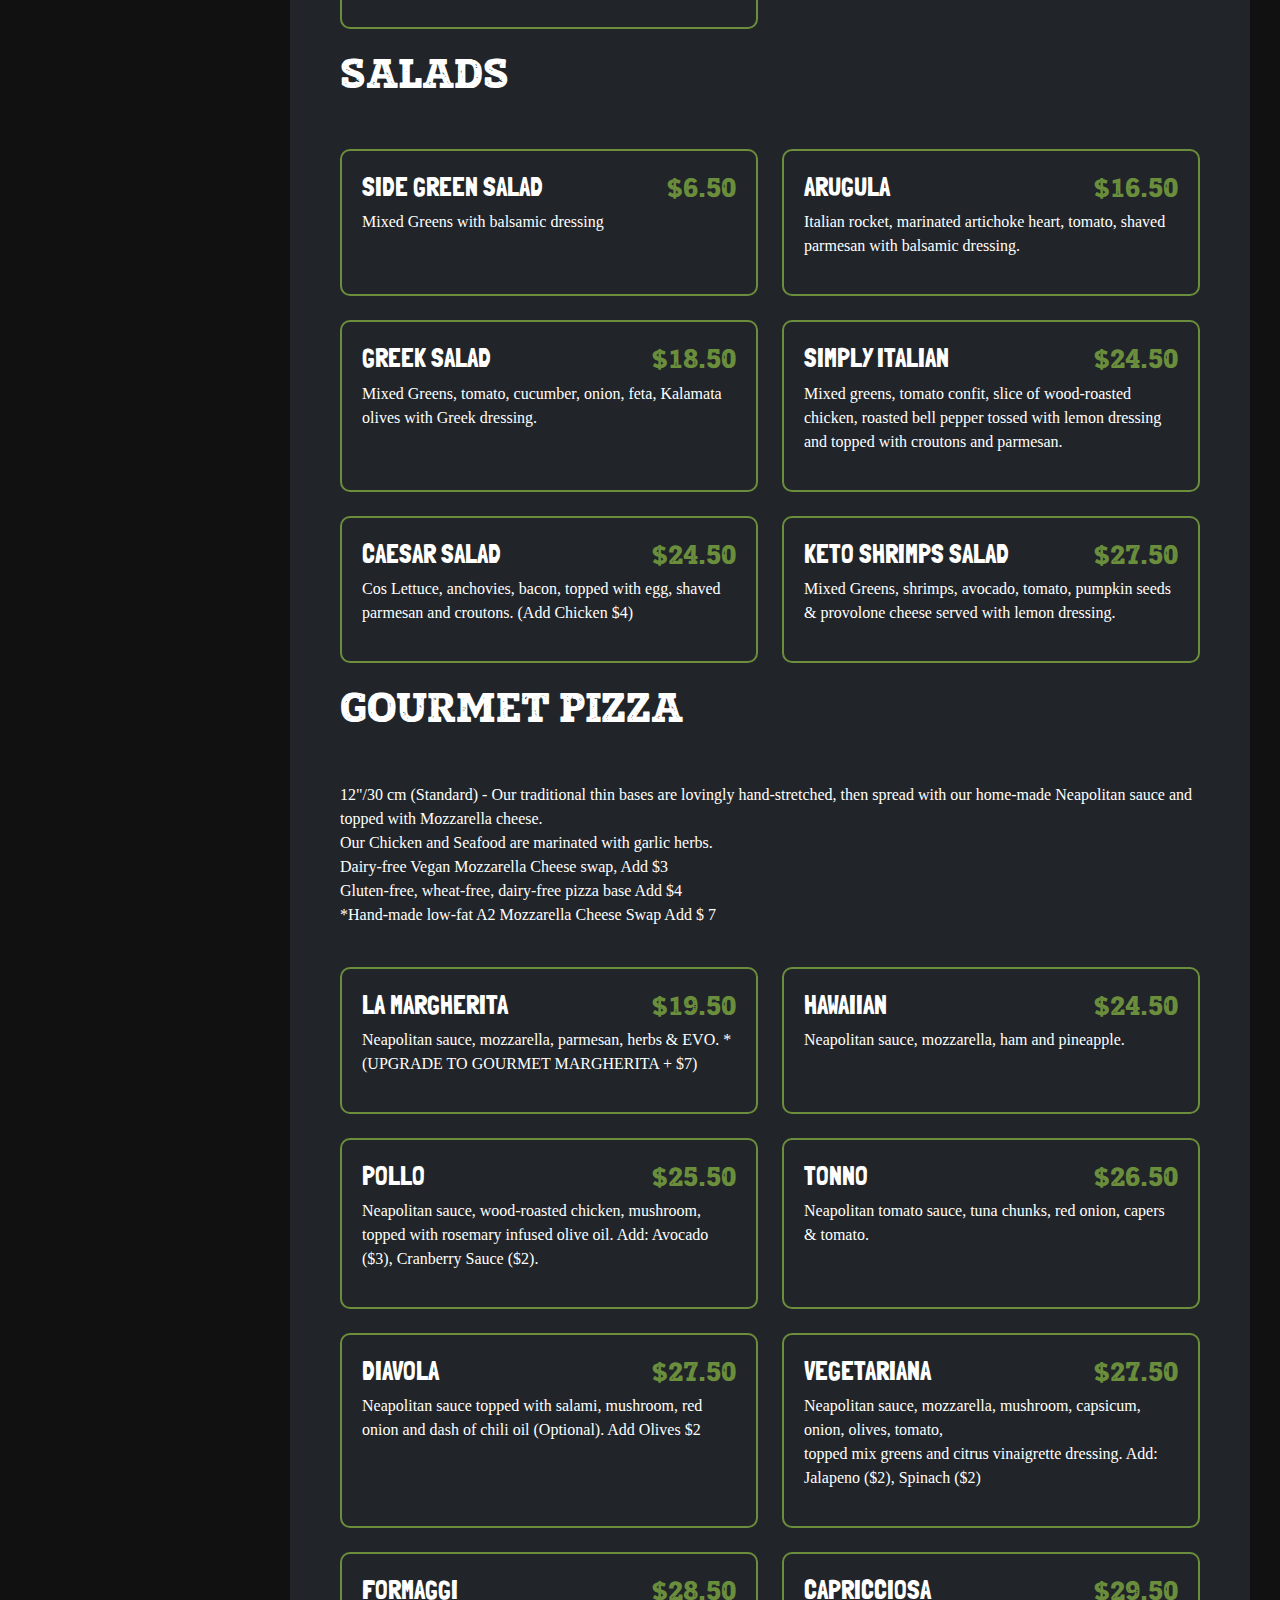
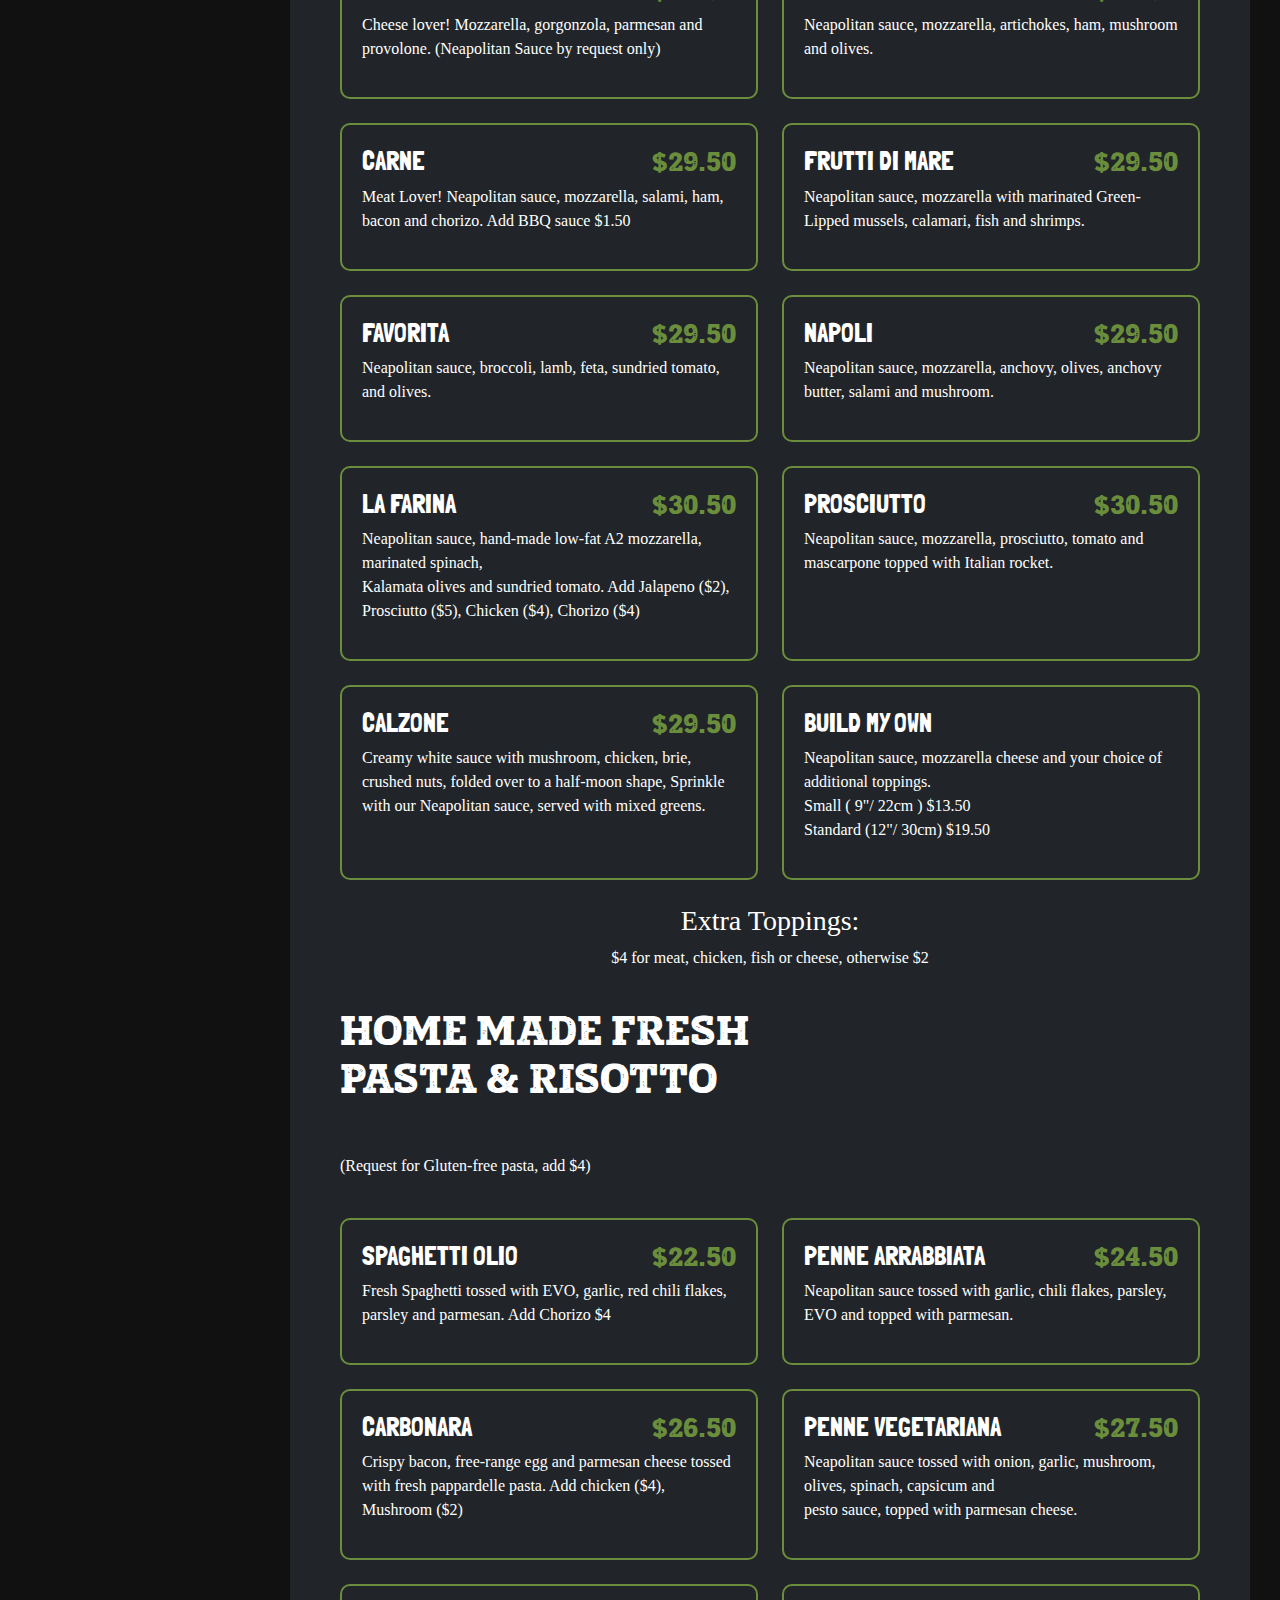
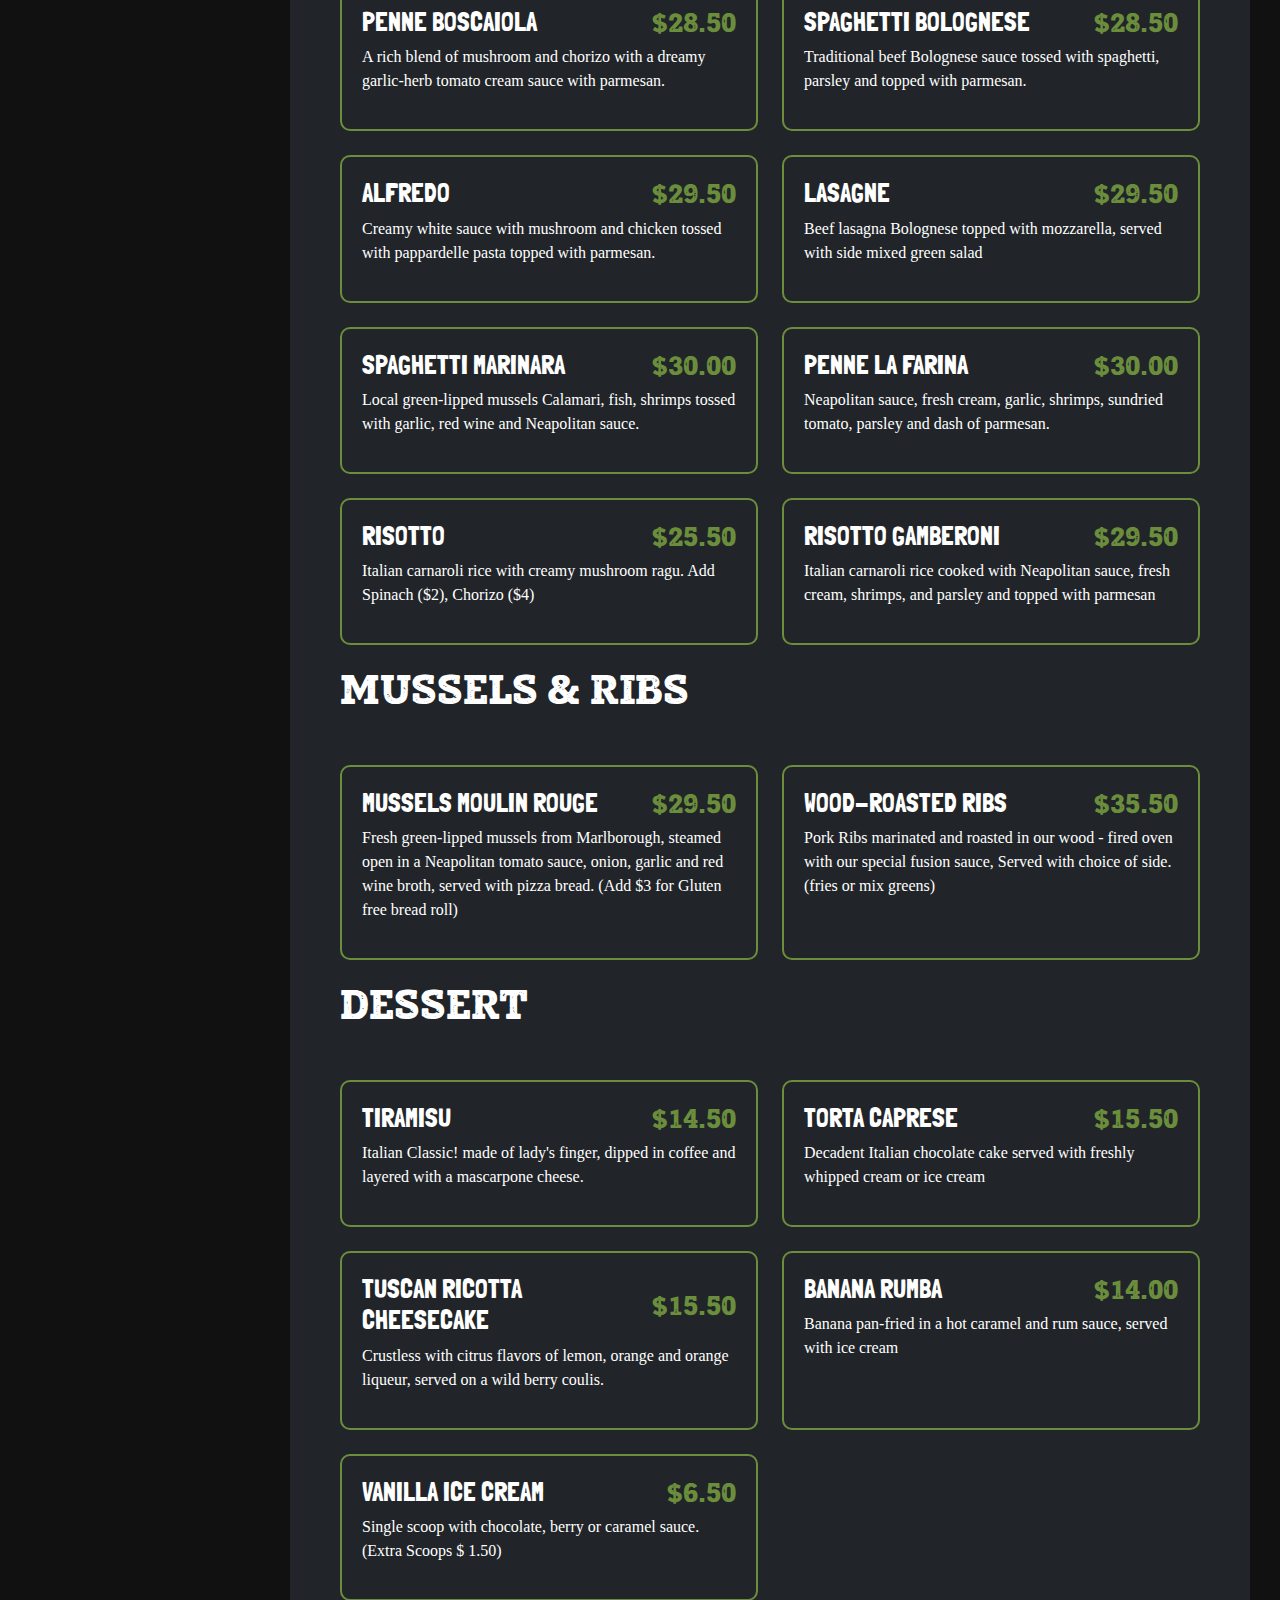
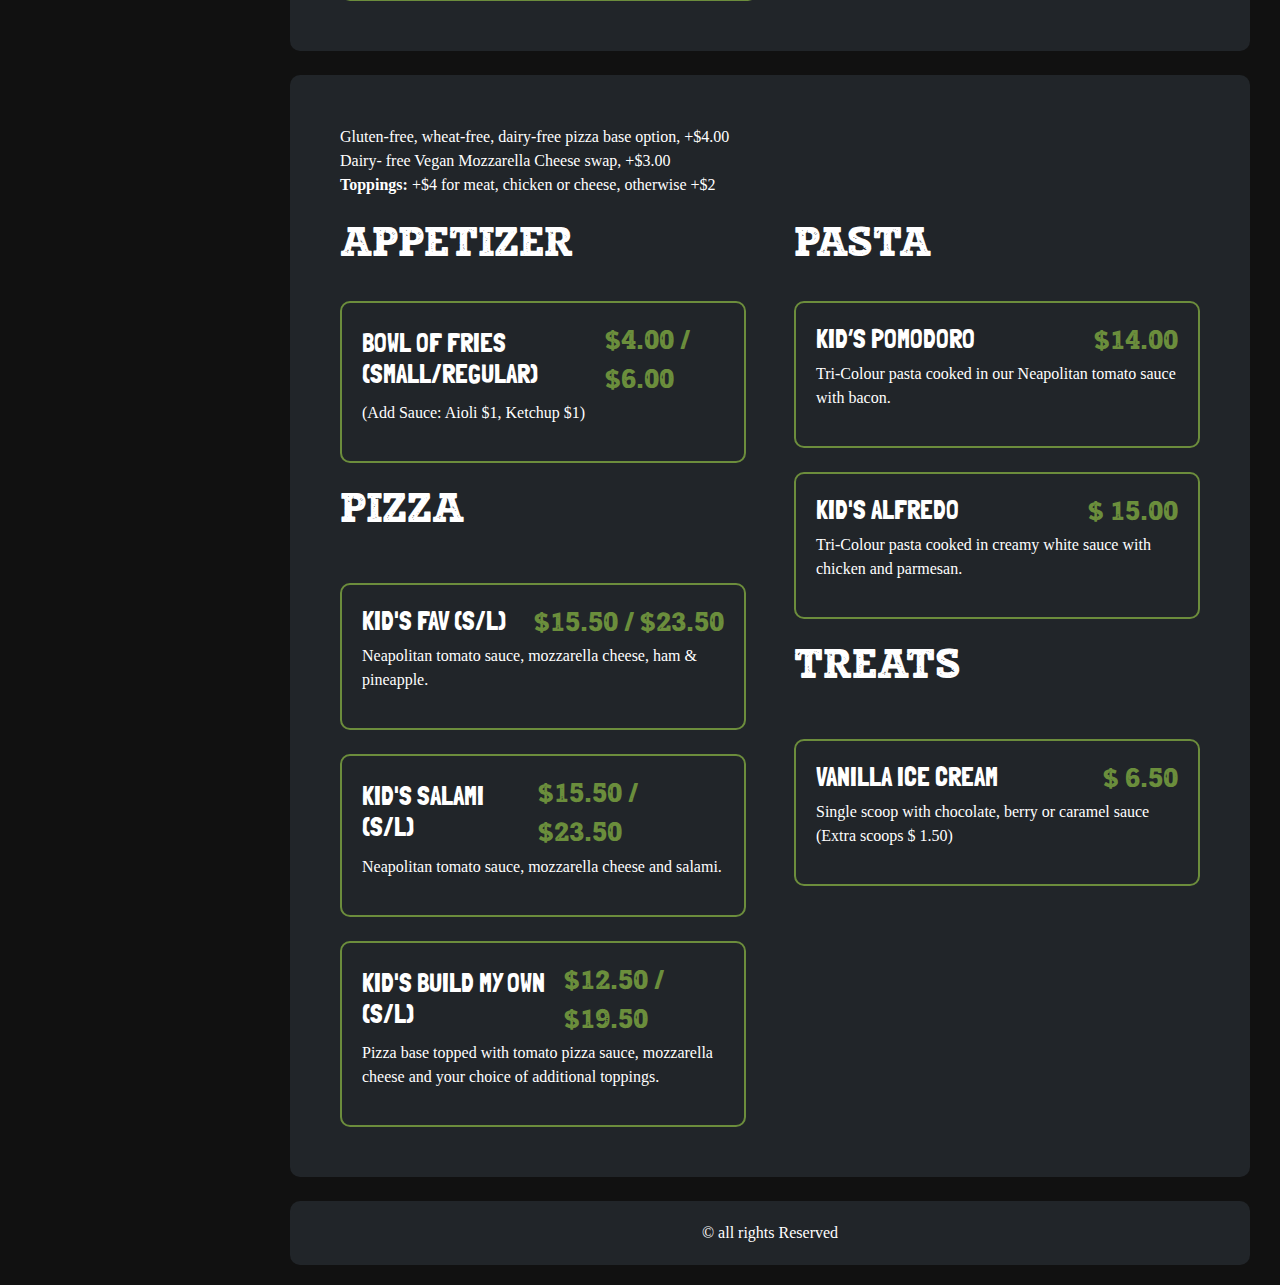
<file: order-online.html>
<!doctype html>
<html lang="en">

<head>
    <meta charset="utf-8">
    <meta name="viewport" content="width=device-width, initial-scale=1">
    <title>La Farina</title>
    <link href="https://cdn.jsdelivr.net/npm/bootstrap@5.3.3/dist/css/bootstrap.min.css" rel="stylesheet"
        integrity="sha384-QWTKZyjpPEjISv5WaRU9OFeRpok6YctnYmDr5pNlyT2bRjXh0JMhjY6hW+ALEwIH" crossorigin="anonymous">
    <link rel="stylesheet" href="https://cdnjs.cloudflare.com/ajax/libs/font-awesome/6.6.0/css/all.min.css"
        integrity="sha512-Kc323vGBEqzTmouAECnVceyQqyqdsSiqLQISBL29aUW4U/M7pSPA/gEUZQqv1cwx4OnYxTxve5UMg5GT6L4JJg=="
        crossorigin="anonymous" referrerpolicy="no-referrer" />
    <link rel="preconnect" href="https://fonts.googleapis.com">
    <link rel="preconnect" href="https://fonts.gstatic.com" crossorigin>
    <link href="https://fonts.googleapis.com/css2?family=Londrina+Solid:wght@100;300;400;900&display=swap"
        rel="stylesheet">
    <link rel="stylesheet" href="https://cdn.jsdelivr.net/npm/@fancyapps/ui@5.0/dist/fancybox/fancybox.css" />
    <link rel="stylesheet" href="scss/style.css">
</head>

<body>
    <div class="overlay"></div>
    <div class="main">
        <div class="sidebar">
            <!-- <img src="images/logo.jpg" alt="logo"> -->
             <div class="d-flex justify-content-between align-items-center">
                <h3 class="text-white mb-lg-4">LA FARINA</h3>
                <button class="toggle-button">☰</button>
             </div>
            <hr>
            <nav class="my-lg-5">
                <ul>
                    <li><a href="index.html"><img src="images/Header-Home-Icon-1.svg" alt="icon"> Home</a></li>
                    <li><a href="menu.html"><img src="images/Header-Home-Icon-2.svg" alt="icon">Menu</a></li>
                    <li><a href="kids-menu.html"><img src="images/Header-Home-Icon-2.svg" alt="icon">Kids Menu</a></li>
                    <li><a href="order-online.html"><img src="images/Header-Home-Icon-2.svg" alt="icon">Order Online</a>
                    </li>
                    <li><a href="table-book.html"><img src="images/Header-Home-Icon-2.svg" alt="icon">Book a Table</a>
                    </li>

                    <li><a href="about.html"><img src="images/Header-Home-Icon-4.svg" alt="icon">About Us </a></li>
                    <li><a href="vauchar.html"><img src="images/Header-Home-Icon-2.svg" alt="icon">Vouchers</a></li>
                    <li><a href="#"><img src="images/Header-Home-Icon-5.svg" alt="icon">Contact Us</a></li>

                </ul>
            </nav>
            <hr>

            <div class="address my-lg-5">

                <div class="icon mb-3">
                    <i class="fa-solid fa-location-dot"></i>
                </div>
                <p class="text-center">56 Bridge Street, Nelson,

                    New Zealand</p>


            </div>
            <div class="address my-lg-4">

                <div class="icon mb-3">
                    <i class="fa-solid fa-circle-user"></i>
                </div>
                <p class="text-center mb-0">1-00-123-456-789</p>
                <p class="text-center">contact@example.com</p>


            </div>


        </div>
       
        <div class="content position-relative">
            <div class="login-cart d-flex align-items-center">
                <div class="cart">
                    <i class="fa-solid fa-cart-plus"></i>
                </div>
                <div class="login ms-3"><a href="#"> <i class="fa-regular fa-user me-2"></i> Login</a></div>
            </div>
     
            <div id="gallery" class="menu-page">
                <div class="row g-4">
                    <div class="col-lg-12">
                        <a href="images/gallery/table.jpg"  data-caption="Image #1">
                            <img src="images/gallery/table.jpg" />
                        </a>
                    </div>
                   
                </div>
            </div>

            <div class="menu mt-4">


                <h1 class=" mb-4"> SOUPS</h1>
                <p>
                    (Our house made soup and Chowder are Gluten free,
                    Swap for Gluten-free bread roll $3)</p>
                <div class="row g-4">
                    <div class="col-lg-6">
                        <div class="menu__details ">
                            <div class="menu__title d-flex justify-content-between align-items-center">
                                <h3>
                                    MINESTRONE </h3>
                                <div class="price">
                                    $14.50
                                </div>

                            </div>
                            <p>Italian Classic! with pomodoro, carrot, potato, celery and beans served with pizza
                                bread.</p>

                        </div>
                    </div>
                    <div class="col-lg-6">
                        <div class="menu__details">
                            <div class="menu__title d-flex justify-content-between align-items-center">
                                <h3>
                                    MUSHROOM </h3>
                                <div class="price">
                                    $14.50
                                </div>

                            </div>

                            <p>
                                Creamy mushroom soup served with pizza bread.</p>
                        </div>
                    </div>
                    <div class="col-lg-6">
                        <div class="menu__details ">
                            <div class="menu__title d-flex justify-content-between align-items-center">
                                <h3>
                                    CHOWDER </h3>
                                <div class="price">
                                    $19.50
                                </div>

                            </div>
                            <p>
                                Seafood chowder served with pizza bread.</p>

                        </div>
                    </div>
                    <h1 class=" mb-4"> APPETIZERS </h1>
                    <div class="col-lg-6">
                        <div class="menu__details ">
                            <div class="menu__title d-flex justify-content-between align-items-center">
                                <h3>
                                    BOWL OF FRIES </h3>
                                <div class="price">
                                    $20
                                </div>

                            </div>

                            <p> $4.00/$6.00
                                Small / Regular Bowl. (Add: Aioli $1, Ketchup $1)</p>
                        </div>
                    </div>
                    <div class="col-lg-6">
                        <div class="menu__details ">
                            <div class="menu__title d-flex justify-content-between align-items-center">
                                <h3>
                                    POTATO WEDGES </h3>
                                <div class="price">
                                    $9.00
                                </div>

                            </div>

                            <p>
                                Bowl of wedges served with sour cream.
                                (Add Mozzarella Cheese & Bacon $6)</p>
                        </div>
                    </div>
                    <div class="col-lg-6">
                        <div class="menu__details">
                            <div class="menu__title d-flex justify-content-between align-items-center">
                                <h3>
                                    FOCCACIA OLIO </h3>
                                <div class="price">
                                    $8.00
                                </div>

                            </div>

                            <p>

                                Pizza bread with garlic oil, parmesan and Italian herbs. <br> Add: Sundried tomato &
                                Pesto sauce $4 <br>
                                Mozzarella cheese & Garlic Butter $ 5 <br>
                                Freshly made salsa with balsamic reduction $5</p>
                        </div>
                    </div>
                    <div class="col-lg-6">
                        <div class="menu__details ">
                            <div class="menu__title d-flex justify-content-between align-items-center">
                                <h3>
                                    FOCCACIA STELLA </h3>
                                <div class="price">
                                    $17.50
                                </div>

                            </div>

                            <p>

                                Pizza bread baked with Neapolitan sauce and topped with, ricotta, parmesan, tomato,
                                pesto, mixed greens & dash of EVO. </p>
                        </div>
                    </div>
                    <div class="col-lg-6">
                        <div class="menu__details">
                            <div class="menu__title d-flex justify-content-between align-items-center">
                                <h3>
                                    ARANCINI </h3>
                                <div class="price">
                                    $17.50
                                </div>

                            </div>

                            <p>

                                Italian rice balls stuffed with cheese, mushroom, deep-fried and served with
                                marinara sauce </p>
                        </div>
                    </div>
                    <div class="col-lg-6">
                        <div class="menu__details ">
                            <div class="menu__title d-flex justify-content-between align-items-center">
                                <h3>
                                    CALAMARI FRITTI </h3>
                                <div class="price">
                                    $18.50
                                </div>

                            </div>

                            <p>


                                Deep fried Crispy squid rings served with lemon wedges and Aioli sauce. </p>
                        </div>
                    </div>
                    <div class="col-lg-6">
                        <div class="menu__details ">
                            <div class="menu__title d-flex justify-content-between align-items-center">
                                <h3>
                                    GAMBERONI </h3>
                                <div class="price">
                                    $19.00
                                </div>


                            </div>
                            <div class="menu-desc">
                                <p>


                                    Crunchy battered shrimps drizzled with our special mayo sauce. </p>
                            </div>

                        </div>
                    </div>
                    <h1 class=" mb-4"> SALADS </h1>
                    <div class="col-lg-6">
                        <div class="menu__details ">
                            <div class="menu__title d-flex justify-content-between align-items-center">
                                <h3>
                                    SIDE GREEN SALAD </h3>
                                <div class="price">
                                    $6.50
                                </div>

                            </div>

                            <p>
                                Mixed Greens with balsamic dressing </p>
                        </div>
                    </div>
                    <div class="col-lg-6">
                        <div class="menu__details ">
                            <div class="menu__title d-flex justify-content-between align-items-center">
                                <h3>
                                    ARUGULA </h3>
                                <div class="price">
                                    $16.50
                                </div>

                            </div>

                            <p>

                                Italian rocket, marinated artichoke heart, tomato, shaved parmesan with balsamic
                                dressing.</p>
                        </div>
                    </div>
                    <div class="col-lg-6">
                        <div class="menu__details">
                            <div class="menu__title d-flex justify-content-between align-items-center">
                                <h3>
                                    GREEK SALAD </h3>
                                <div class="price">
                                    $18.50
                                </div>

                            </div>

                            <p>


                                Mixed Greens, tomato, cucumber, onion, feta, Kalamata olives with Greek dressing. </p>
                        </div>
                    </div>
                    <div class="col-lg-6">
                        <div class="menu__details ">
                            <div class="menu__title d-flex justify-content-between align-items-center">
                                <h3>
                                    SIMPLY ITALIAN </h3>
                                <div class="price">
                                    $24.50
                                </div>

                            </div>

                            <p>


                                Mixed greens, tomato confit, slice of wood-roasted chicken, roasted bell pepper tossed
                                with lemon dressing and topped with croutons and parmesan. </p>
                        </div>
                    </div>
                    <div class="col-lg-6">
                        <div class="menu__details">
                            <div class="menu__title d-flex justify-content-between align-items-center">
                                <h3>
                                    CAESAR SALAD </h3>
                                <div class="price">
                                    $24.50
                                </div>

                            </div>

                            <p>


                                Cos Lettuce, anchovies, bacon, topped with egg, shaved parmesan and croutons. (Add
                                Chicken $4) </p>
                        </div>
                    </div>
                    <div class="col-lg-6">
                        <div class="menu__details ">
                            <div class="menu__title d-flex justify-content-between align-items-center">
                                <h3>
                                    KETO SHRIMPS SALAD </h3>
                                <div class="price">
                                    $27.50
                                </div>

                            </div>

                            <p>

                                Mixed Greens, shrimps, avocado, tomato, pumpkin seeds & provolone cheese served with
                                lemon dressing. </p>
                        </div>
                    </div>
                    <h1 class=" mb-4"> GOURMET PIZZA </h1>
                    <p>
                        12"/30 cm (Standard) - Our traditional thin bases are lovingly hand-stretched, then spread with
                        our home-made Neapolitan sauce and topped with Mozzarella cheese. <br>

                        Our Chicken and Seafood are marinated with garlic herbs. <br>
                        Dairy-free Vegan Mozzarella Cheese swap, Add $3 <br>
                        Gluten-free, wheat-free, dairy-free pizza base Add $4 <br>
                        *Hand-made low-fat A2 Mozzarella Cheese Swap Add $ 7
                    </p>

                    <div class="col-lg-6">
                        <div class="menu__details ">
                            <div class="menu__title d-flex justify-content-between align-items-center">
                                <h3>
                                    LA MARGHERITA </h3>
                                <div class="price">
                                    $19.50
                                </div>

                            </div>

                            <p>
                                Neapolitan sauce, mozzarella, parmesan, herbs & EVO.
                                *(UPGRADE TO GOURMET MARGHERITA + $7) </p>
                        </div>
                    </div>
                    <div class="col-lg-6">
                        <div class="menu__details ">
                            <div class="menu__title d-flex justify-content-between align-items-center">
                                <h3>
                                    HAWAIIAN </h3>
                                <div class="price">
                                    $24.50
                                </div>

                            </div>

                            <p>
                                Neapolitan sauce, mozzarella, ham and pineapple. </p>
                        </div>
                    </div>
                    <div class="col-lg-6">
                        <div class="menu__details ">
                            <div class="menu__title d-flex justify-content-between align-items-center">
                                <h3>
                                    POLLO </h3>
                                <div class="price">
                                    $25.50
                                </div>

                            </div>

                            <p>
                                Neapolitan sauce, wood-roasted chicken, mushroom, topped with rosemary infused olive
                                oil.
                                Add: Avocado ($3), Cranberry Sauce ($2). </p>
                        </div>
                    </div>
                    <div class="col-lg-6">
                        <div class="menu__details ">
                            <div class="menu__title d-flex justify-content-between align-items-center">
                                <h3>
                                    TONNO </h3>
                                <div class="price">
                                    $26.50
                                </div>

                            </div>

                            <p>
                                Neapolitan tomato sauce, tuna chunks, red onion, capers & tomato. </p>
                        </div>
                    </div>
                    <div class="col-lg-6">
                        <div class="menu__details ">
                            <div class="menu__title d-flex justify-content-between align-items-center">
                                <h3>
                                    DIAVOLA </h3>
                                <div class="price">
                                    $27.50
                                </div>

                            </div>

                            <p>

                                Neapolitan sauce topped with salami, mushroom, red onion and dash of chili oil
                                (Optional). Add Olives $2 </p>
                        </div>
                    </div>
                    <div class="col-lg-6">
                        <div class="menu__details ">
                            <div class="menu__title d-flex justify-content-between align-items-center">
                                <h3>
                                    VEGETARIANA </h3>
                                <div class="price">
                                    $27.50
                                </div>

                            </div>

                            <p>

                                Neapolitan sauce, mozzarella, mushroom, capsicum, onion, olives, tomato, <br> topped mix
                                greens and citrus vinaigrette dressing. Add: Jalapeno ($2), Spinach ($2) </p>
                        </div>
                    </div>
                    <div class="col-lg-6">
                        <div class="menu__details ">
                            <div class="menu__title d-flex justify-content-between align-items-center">
                                <h3>
                                    FORMAGGI </h3>
                                <div class="price">
                                    $28.50
                                </div>

                            </div>

                            <p>

                                Cheese lover! Mozzarella, gorgonzola, parmesan and provolone. (Neapolitan Sauce by
                                request only) </p>
                        </div>
                    </div>
                    <div class="col-lg-6">
                        <div class="menu__details ">
                            <div class="menu__title d-flex justify-content-between align-items-center">
                                <h3>
                                    CAPRICCIOSA </h3>
                                <div class="price">
                                    $29.50
                                </div>

                            </div>

                            <p>

                                Neapolitan sauce, mozzarella, artichokes, ham, mushroom and olives. </p>
                        </div>
                    </div>
                    <div class="col-lg-6">
                        <div class="menu__details ">
                            <div class="menu__title d-flex justify-content-between align-items-center">
                                <h3>
                                    CARNE </h3>
                                <div class="price">
                                    $29.50
                                </div>

                            </div>

                            <p>

                                Meat Lover! Neapolitan sauce, mozzarella, salami, ham, bacon and chorizo. Add BBQ sauce
                                $1.50 </p>
                        </div>
                    </div>
                    <div class="col-lg-6">
                        <div class="menu__details ">
                            <div class="menu__title d-flex justify-content-between align-items-center">
                                <h3>
                                    FRUTTI DI MARE </h3>
                                <div class="price">
                                    $29.50
                                </div>

                            </div>

                            <p>

                                Neapolitan sauce, mozzarella with marinated Green-Lipped mussels, calamari, fish and
                                shrimps. </p>
                        </div>
                    </div>
                    <div class="col-lg-6">
                        <div class="menu__details ">
                            <div class="menu__title d-flex justify-content-between align-items-center">
                                <h3>
                                    FAVORITA </h3>
                                <div class="price">
                                    $29.50
                                </div>

                            </div>

                            <p>

                                Neapolitan sauce, broccoli, lamb, feta, sundried tomato, and olives. </p>
                        </div>
                    </div>
                    <div class="col-lg-6">
                        <div class="menu__details ">
                            <div class="menu__title d-flex justify-content-between align-items-center">
                                <h3>
                                    NAPOLI </h3>
                                <div class="price">
                                    $29.50
                                </div>

                            </div>

                            <p>

                                Neapolitan sauce, mozzarella, anchovy, olives, anchovy butter, salami and mushroom. </p>
                        </div>
                    </div>
                    <div class="col-lg-6">
                        <div class="menu__details ">
                            <div class="menu__title d-flex justify-content-between align-items-center">
                                <h3>
                                    LA FARINA </h3>
                                <div class="price">
                                    $30.50
                                </div>

                            </div>

                            <p>

                                Neapolitan sauce, hand-made low-fat A2 mozzarella, marinated spinach, <br> Kalamata
                                olives and sundried tomato. Add Jalapeno ($2), <br> Prosciutto ($5), Chicken ($4),
                                Chorizo ($4) </p>
                        </div>
                    </div>
                    <div class="col-lg-6">
                        <div class="menu__details ">
                            <div class="menu__title d-flex justify-content-between align-items-center">
                                <h3>
                                    PROSCIUTTO </h3>
                                <div class="price">
                                    $30.50
                                </div>

                            </div>

                            <p>


                                Neapolitan sauce, mozzarella, prosciutto, tomato and mascarpone topped with Italian
                                rocket. </p>
                        </div>
                    </div>
                    <div class="col-lg-6">
                        <div class="menu__details ">
                            <div class="menu__title d-flex justify-content-between align-items-center">
                                <h3>
                                    CALZONE </h3>
                                <div class="price">
                                    $29.50
                                </div>

                            </div>

                            <p>


                                Creamy white sauce with mushroom, chicken, brie, crushed nuts, folded over to a
                                half-moon shape,
                                Sprinkle with our Neapolitan sauce, served with mixed greens. </p>
                        </div>
                    </div>
                    <div class="col-lg-6">
                        <div class="menu__details ">
                            <div class="menu__title d-flex justify-content-between align-items-center">
                                <h3>
                                    BUILD MY OWN </h3>
                                <!-- <div class="price">
                                    Small ( 9"/ 22cm ) $13.50 <br>
                                    Standard (12"/ 30cm) $19.50
                                </div> -->

                            </div>

                            <p>



                                Neapolitan sauce, mozzarella cheese and your choice of additional toppings. <br>
                                Small ( 9"/ 22cm ) $13.50 <br>
                                Standard (12"/ 30cm) $19.50
                            </p>
                        </div>
                    </div>
                    <div class="col-lg-12">
                        <div class="text-center">
                            <div class="menu__title">
                                <h3>
                                    Extra Toppings:</h3>
                                <!-- <div class="price">
                                    Small ( 9"/ 22cm ) $13.50 <br>
                                    Standard (12"/ 30cm) $19.50
                                </div> -->

                            </div>

                            <p>
                                $4 for meat, chicken, fish or cheese, otherwise $2
                            </p>
                        </div>
                    </div>
                    <h1 class=" mb-4"> HOME MADE FRESH <br>
                        PASTA & RISOTTO
                    </h1>
                    <p> (Request for Gluten-free pasta, add $4)</p>

                    <div class="col-lg-6">
                        <div class="menu__details ">
                            <div class="menu__title d-flex justify-content-between align-items-center">
                                <h3>
                                    SPAGHETTI OLIO </h3>
                                <div class="price">
                                    $22.50
                                </div>

                            </div>

                            <p>


                                Fresh Spaghetti tossed with EVO, garlic, red chili flakes, parsley and parmesan. Add
                                Chorizo $4</p>
                        </div>
                    </div>
                    <div class="col-lg-6">
                        <div class="menu__details ">
                            <div class="menu__title d-flex justify-content-between align-items-center">
                                <h3>
                                    PENNE ARRABBIATA </h3>
                                <div class="price">
                                    $24.50
                                </div>

                            </div>

                            <p>

                                Neapolitan sauce tossed with garlic, chili flakes, parsley, EVO and topped with
                                parmesan.</p>
                        </div>
                    </div>
                    <div class="col-lg-6">
                        <div class="menu__details ">
                            <div class="menu__title d-flex justify-content-between align-items-center">
                                <h3>
                                    CARBONARA</h3>
                                <div class="price">
                                    $26.50
                                </div>

                            </div>

                            <p>

                                Crispy bacon, free-range egg and parmesan cheese tossed with fresh pappardelle pasta.
                                Add chicken ($4), Mushroom ($2)</p>
                        </div>
                    </div>
                    <div class="col-lg-6">
                        <div class="menu__details ">
                            <div class="menu__title d-flex justify-content-between align-items-center">
                                <h3>
                                    PENNE VEGETARIANA </h3>
                                <div class="price">
                                    $27.50
                                </div>

                            </div>

                            <p>

                                Neapolitan sauce tossed with onion, garlic, mushroom, olives, spinach, capsicum and <br>
                                pesto sauce, topped with parmesan cheese. </p>
                        </div>
                    </div>
                    <div class="col-lg-6">
                        <div class="menu__details ">
                            <div class="menu__title d-flex justify-content-between align-items-center">
                                <h3>
                                    PENNE BOSCAIOLA </h3>
                                <div class="price">
                                    $28.50
                                </div>

                            </div>

                            <p>


                                A rich blend of mushroom and chorizo with a dreamy garlic-herb tomato cream sauce with
                                parmesan.
                            </p>
                        </div>
                    </div>
                    <div class="col-lg-6">
                        <div class="menu__details ">
                            <div class="menu__title d-flex justify-content-between align-items-center">
                                <h3>
                                    SPAGHETTI BOLOGNESE </h3>
                                <div class="price">
                                    $28.50
                                </div>

                            </div>

                            <p>



                                Traditional beef Bolognese sauce tossed with spaghetti, parsley and topped with
                                parmesan.
                            </p>
                        </div>
                    </div>
                    <div class="col-lg-6">
                        <div class="menu__details ">
                            <div class="menu__title d-flex justify-content-between align-items-center">
                                <h3>
                                    ALFREDO </h3>
                                <div class="price">
                                    $29.50
                                </div>

                            </div>

                            <p>


                                Creamy white sauce with mushroom and chicken tossed with pappardelle pasta topped with
                                parmesan.
                            </p>
                        </div>
                    </div>
                    <div class="col-lg-6">
                        <div class="menu__details ">
                            <div class="menu__title d-flex justify-content-between align-items-center">
                                <h3>
                                    LASAGNE </h3>
                                <div class="price">
                                    $29.50
                                </div>

                            </div>

                            <p>



                                Beef lasagna Bolognese topped with mozzarella, served with side mixed green salad
                            </p>
                        </div>
                    </div>
                    <div class="col-lg-6">
                        <div class="menu__details ">
                            <div class="menu__title d-flex justify-content-between align-items-center">
                                <h3>
                                    SPAGHETTI MARINARA </h3>
                                <div class="price">
                                    $30.00
                                </div>

                            </div>

                            <p>



                                Local green-lipped mussels Calamari, fish, shrimps tossed with garlic, red wine and
                                Neapolitan sauce.
                            </p>
                        </div>
                    </div>
                    <div class="col-lg-6">
                        <div class="menu__details ">
                            <div class="menu__title d-flex justify-content-between align-items-center">
                                <h3>
                                    PENNE LA FARINA </h3>
                                <div class="price">
                                    $30.00
                                </div>

                            </div>

                            <p>




                                Neapolitan sauce, fresh cream, garlic, shrimps, sundried tomato, parsley and dash of
                                parmesan.
                            </p>
                        </div>
                    </div>
                    <div class="col-lg-6">
                        <div class="menu__details ">
                            <div class="menu__title d-flex justify-content-between align-items-center">
                                <h3>
                                    RISOTTO</h3>
                                <div class="price">
                                    $25.50
                                </div>

                            </div>

                            <p>

                                Italian carnaroli rice with creamy mushroom ragu. Add Spinach ($2), Chorizo ($4) </p>
                        </div>
                    </div>
                    <div class="col-lg-6">
                        <div class="menu__details ">
                            <div class="menu__title d-flex justify-content-between align-items-center">
                                <h3>
                                    RISOTTO GAMBERONI</h3>
                                <div class="price">
                                    $29.50
                                </div>

                            </div>

                            <p>

                                Italian carnaroli rice cooked with Neapolitan sauce, fresh cream, shrimps, and parsley
                                and topped with parmesan
                            </p>
                        </div>
                    </div>
                    <h1 class=" mb-4"> MUSSELS & RIBS</h1>

                    <div class="col-lg-6">
                        <div class="menu__details ">
                            <div class="menu__title d-flex justify-content-between align-items-center">
                                <h3>
                                    MUSSELS MOULIN ROUGE </h3>
                                <div class="price">
                                    $29.50
                                </div>

                            </div>

                            <p>


                                Fresh green-lipped mussels from Marlborough, steamed open in a Neapolitan tomato sauce,
                                onion, garlic and red wine broth, served with pizza bread. (Add $3 for Gluten free bread
                                roll)
                            </p>
                        </div>
                    </div>
                    <div class="col-lg-6">
                        <div class="menu__details ">
                            <div class="menu__title d-flex justify-content-between align-items-center">
                                <h3>
                                    WOOD-ROASTED RIBS </h3>
                                <div class="price">
                                    $35.50
                                </div>

                            </div>

                            <p>



                                Pork Ribs marinated and roasted in our wood - fired oven with our special fusion sauce,
                                Served with choice of side. (fries or mix greens)
                            </p>
                        </div>
                    </div>
                    <h1 class=" mb-4"> DESSERT</h1>
                    <div class="col-lg-6">
                        <div class="menu__details ">
                            <div class="menu__title d-flex justify-content-between align-items-center">
                                <h3>
                                    TIRAMISU </h3>
                                <div class="price">
                                    $14.50
                                </div>

                            </div>

                            <p>

                                Italian Classic! made of lady's finger, dipped in coffee and layered with a mascarpone
                                cheese.
                            </p>
                        </div>
                    </div>
                    <div class="col-lg-6">
                        <div class="menu__details ">
                            <div class="menu__title d-flex justify-content-between align-items-center">
                                <h3>
                                    TORTA CAPRESE </h3>
                                <div class="price">
                                    $15.50
                                </div>

                            </div>

                            <p>


                                Decadent Italian chocolate cake served with freshly whipped cream or ice cream
                            </p>
                        </div>
                    </div>
                    <div class="col-lg-6">
                        <div class="menu__details ">
                            <div class="menu__title d-flex justify-content-between align-items-center">
                                <h3>
                                    TUSCAN RICOTTA CHEESECAKE </h3>
                                <div class="price">
                                    $15.50
                                </div>

                            </div>

                            <p>



                                Crustless with citrus flavors of lemon, orange and orange liqueur, served on a wild
                                berry coulis.
                            </p>
                        </div>
                    </div>
                    <div class="col-lg-6">
                        <div class="menu__details ">
                            <div class="menu__title d-flex justify-content-between align-items-center">
                                <h3>
                                    BANANA RUMBA </h3>
                                <div class="price">
                                    $14.00
                                </div>

                            </div>

                            <p>


                                Banana pan-fried in a hot caramel and rum sauce, served with ice cream
                            </p>
                        </div>
                    </div>
                    <div class="col-lg-6">
                        <div class="menu__details ">
                            <div class="menu__title d-flex justify-content-between align-items-center">
                                <h3>
                                    VANILLA ICE CREAM </h3>
                                <div class="price">
                                    $6.50
                                </div>

                            </div>

                            <p>


                                Single scoop with chocolate, berry or caramel sauce. (Extra Scoops $ 1.50)
                            </p>
                        </div>
                    </div>
                </div>
            </div>

            <div class="menu  mt-4">
                <span class="d-block">
                    Gluten-free, wheat-free, dairy-free pizza base option, +$4.00 <br>
                    Dairy- free Vegan Mozzarella Cheese swap, +$3.00 <br>

                    <b>Toppings:</b>
                    +$4 for meat, chicken or cheese, otherwise +$2
                </span>
                <br>

                <div class="row g-5">
                    <div class="col-lg-6">
                        <div class="row g-4">
                            <h1 class=" mt-4"> APPETIZER </h1>
                            <div class="col-lg-12">
                                <div class="menu__details ">
                                    <div class="menu__title d-flex justify-content-between align-items-center">
                                        <h3>
                                            BOWL OF FRIES (SMALL/REGULAR) </h3>
                                        <div class="price">
                                            $4.00 / $6.00
                                        </div>

                                    </div>
                                    <p> (Add Sauce: Aioli $1, Ketchup $1) </p>

                                </div>
                            </div>
                            <h1 class=" mb-4"> PIZZA </h1>
                            <div class="col-lg-12">
                                <div class="menu__details ">
                                    <div class="menu__title d-flex justify-content-between align-items-center">
                                        <h3>
                                            KID'S FAV (S/L) </h3>
                                        <div class="price">
                                            $15.50 / $23.50
                                        </div>
        
                                    </div>
        
                                    <p> Neapolitan tomato sauce, mozzarella cheese, ham & pineapple.</p>
                                </div>
                            </div>
                            <div class="col-lg-12">
                                <div class="menu__details ">
                                    <div class="menu__title d-flex justify-content-between align-items-center">
                                        <h3>
                                            KID'S SALAMI (S/L) </h3>
                                        <div class="price">
                                            $15.50 / $23.50
                                        </div>
        
                                    </div>
        
                                    <p>
                                        Neapolitan tomato sauce, mozzarella cheese and salami.</p>
                                </div>
                            </div>
                            <div class="col-lg-12">
                                <div class="menu__details">
                                    <div class="menu__title d-flex justify-content-between align-items-center">
                                        <h3>
                                            KID'S BUILD MY OWN (S/L)</h3>
                                        <div class="price">
                                            $12.50 / $19.50
                                        </div>
        
                                    </div>
        
                                    <p>
        
                                        Pizza base topped with tomato pizza sauce, mozzarella cheese and your choice of
                                        additional toppings.</p>
                                </div>
                            </div>
                        </div>
                    </div>
                    <div class="col-lg-6">
                      <div class="row g-4">
                        <h1 class=" mt-4"> PASTA </h1>
						

                        <div class="col-lg-12">
                            <div class="menu__details ">
                                <div class="menu__title d-flex justify-content-between align-items-center">
                                    <h3>
                                        KID’S POMODORO	 </h3>
                                    <div class="price">
                                        $14.00
                                    </div>
    
                                </div>
    
                                <p>Tri-Colour pasta cooked in our Neapolitan tomato sauce with bacon.</p>
                            </div>
                        </div>
                        <div class="col-lg-12">
                            <div class="menu__details ">
                                <div class="menu__title d-flex justify-content-between align-items-center">
                                    <h3>
                                        KID'S ALFREDO	 </h3>
                                    <div class="price">
                                        $ 15.00
                                    </div>
    
                                </div>
    
                                <p>
                                    Tri-Colour pasta cooked in creamy white sauce with chicken and parmesan.</p>
                            </div>
                        </div>
                        <h1 class=" mb-4"> TREATS	 </h1>
                        <div class="col-lg-12">
                            <div class="menu__details">
                                <div class="menu__title d-flex justify-content-between align-items-center">
                                    <h3>
                                        VANILLA ICE CREAM		</h3>
                                    <div class="price">
                                        $ 6.50
                                    </div>
    
                                </div>
    
                                <p>
    
                                    Single scoop with chocolate, berry or caramel sauce (Extra scoops $ 1.50)</p>
                            </div>
                        </div>
                      </div>
                    </div>
                  

                  
                  

                </div>


            </div>
   
            <div class="footer mt-4">
                <p>©
                    all rights Reserved</p>
            </div>
        </div>
    </div>
    <script src="https://cdn.jsdelivr.net/npm/@fancyapps/ui@5.0/dist/fancybox/fancybox.umd.js"></script>
    <script src="https://cdn.jsdelivr.net/npm/bootstrap@5.3.3/dist/js/bootstrap.bundle.min.js"
        integrity="sha384-YvpcrYf0tY3lHB60NNkmXc5s9fDVZLESaAA55NDzOxhy9GkcIdslK1eN7N6jIeHz" crossorigin="anonymous">
    </script>
    <script>
        Fancybox.bind("#gallery a", {
            groupAll: true,
        });
    </script>
 <script>
    document.addEventListener('DOMContentLoaded', function () {
        const menuItem = document.querySelector('.menu-item');

        menuItem.addEventListener('click', function () {
            this.classList.toggle('active');
        });
    });
</script>
<script>
    document.addEventListener("DOMContentLoaded", function () {
        const loginCart = document.querySelector(".login-cart");
        let lastScrollTop = 0;

        window.addEventListener("scroll", function () {
            let scrollTop = window.pageYOffset || document.documentElement.scrollTop;

            if (scrollTop > lastScrollTop) {
                // Scrolling down
                loginCart.classList.add("hidden");
            } else {
                // Scrolling up
                loginCart.classList.remove("hidden");
            }
            lastScrollTop = scrollTop;
        });
    });
</script>
        <script>
            document.addEventListener("DOMContentLoaded", function () {
                const loginCart = document.querySelector(".toggle-button");
                let lastScrollTop = 0;
    
                window.addEventListener("scroll", function () {
                    let scrollTop = window.pageYOffset || document.documentElement.scrollTop;
    
                    if (scrollTop > lastScrollTop) {
                        // Scrolling down
                        loginCart.classList.add("hidden");
                    } else {
                        // Scrolling up
                        loginCart.classList.remove("hidden");
                    }
                    lastScrollTop = scrollTop;
                });
            });
        </script>
        <script>
            document.addEventListener('DOMContentLoaded', function () {
                const toggleButton = document.querySelector('.toggle-button');
                const sidebar = document.querySelector('.sidebar');
                const overlay = document.querySelector('.overlay');
    
                function toggleSidebar() {
                    sidebar.classList.toggle('active');
                    overlay.classList.toggle('active');
                }
    
                toggleButton.addEventListener('click', function () {
                    toggleSidebar();
                });
    
                overlay.addEventListener('click', function () {
                    toggleSidebar();
                });
    
                document.addEventListener('click', function (event) {
                    if (!sidebar.contains(event.target) && !toggleButton.contains(event.target) && sidebar
                        .classList.contains('active')) {
                        toggleSidebar();
                    }
                });
            });
        </script>

</body>

</html>
</file>
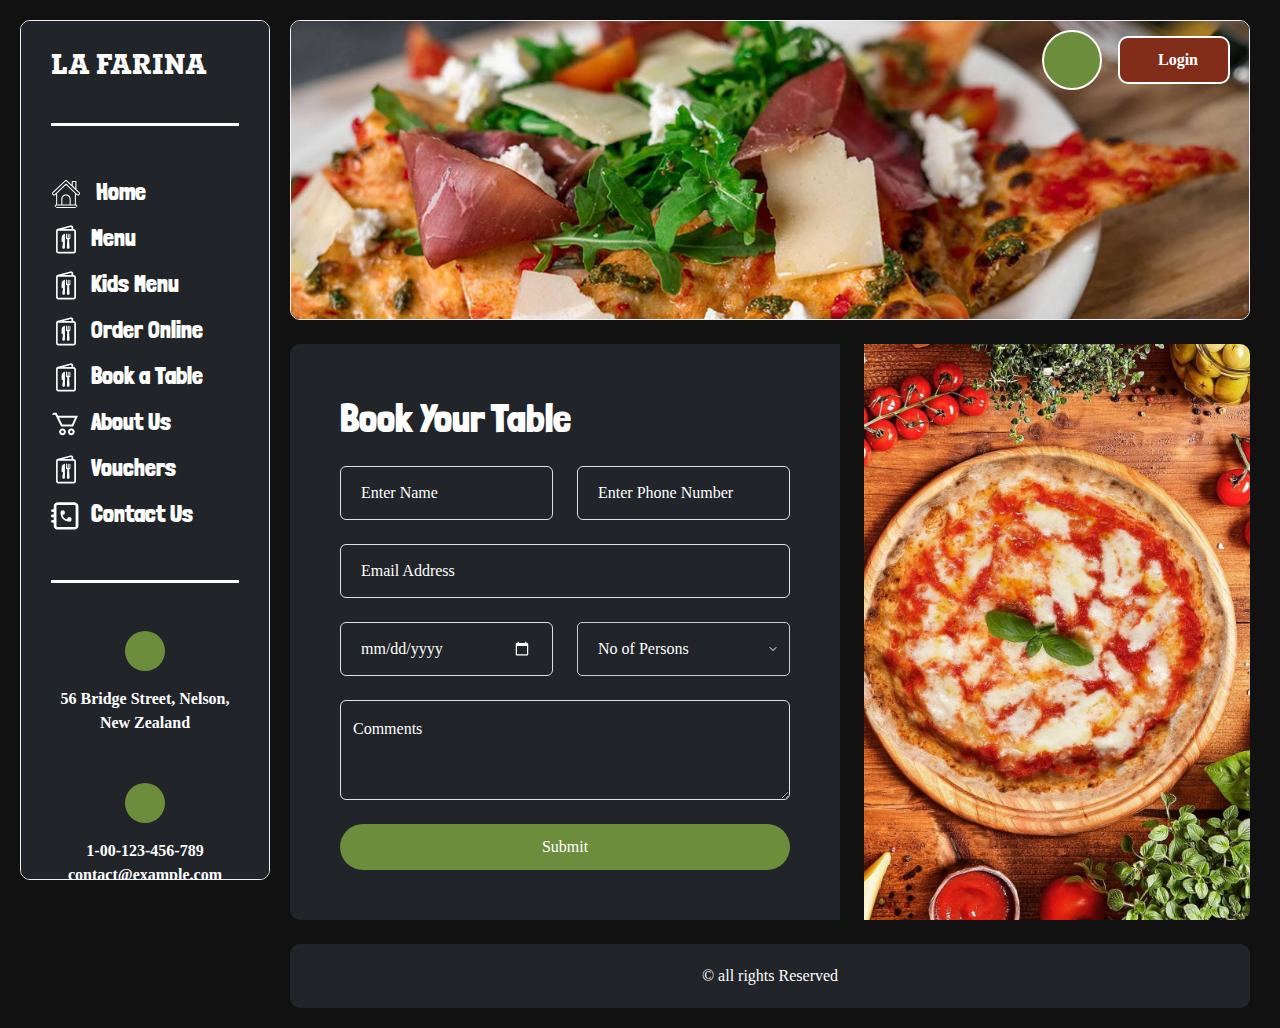
<file: table-book.html>
<!doctype html>
<html lang="en">

<head>
    <meta charset="utf-8">
    <meta name="viewport" content="width=device-width, initial-scale=1">
    <title>La Farina</title>
    <link href="https://cdn.jsdelivr.net/npm/bootstrap@5.3.3/dist/css/bootstrap.min.css" rel="stylesheet"
        integrity="sha384-QWTKZyjpPEjISv5WaRU9OFeRpok6YctnYmDr5pNlyT2bRjXh0JMhjY6hW+ALEwIH" crossorigin="anonymous">
    <link rel="stylesheet" href="https://cdnjs.cloudflare.com/ajax/libs/font-awesome/6.6.0/css/all.min.css"
        integrity="sha512-Kc323vGBEqzTmouAECnVceyQqyqdsSiqLQISBL29aUW4U/M7pSPA/gEUZQqv1cwx4OnYxTxve5UMg5GT6L4JJg=="
        crossorigin="anonymous" referrerpolicy="no-referrer" />
    <link rel="preconnect" href="https://fonts.googleapis.com">
    <link rel="preconnect" href="https://fonts.gstatic.com" crossorigin>
    <link href="https://fonts.googleapis.com/css2?family=Londrina+Solid:wght@100;300;400;900&display=swap"
        rel="stylesheet">
    <link rel="stylesheet" href="https://cdn.jsdelivr.net/npm/@fancyapps/ui@5.0/dist/fancybox/fancybox.css" />
    <link rel="stylesheet" href="scss/style.css">
</head>

<body>

    <div class="overlay"></div>
    <div class="main">
        <div class="sidebar">
            <!-- <img src="images/logo.jpg" alt="logo"> -->
             <div class="d-flex justify-content-between align-items-center">
                <h3 class="text-white mb-lg-4">LA FARINA</h3>
                <button class="toggle-button">☰</button>
             </div>
            <hr>
            <nav class="my-lg-5">
                <ul>
                    <li><a href="index.html"><img src="images/Header-Home-Icon-1.svg" alt="icon"> Home</a></li>
                    <li><a href="menu.html"><img src="images/Header-Home-Icon-2.svg" alt="icon">Menu</a></li>
                    <li><a href="kids-menu.html"><img src="images/Header-Home-Icon-2.svg" alt="icon">Kids Menu</a></li>
                    <li><a href="order-online.html"><img src="images/Header-Home-Icon-2.svg" alt="icon">Order Online</a>
                    </li>
                    <li><a href="table-book.html"><img src="images/Header-Home-Icon-2.svg" alt="icon">Book a Table</a>
                    </li>

                    <li><a href="about.html"><img src="images/Header-Home-Icon-4.svg" alt="icon">About Us </a></li>
                    <li><a href="vauchar.html"><img src="images/Header-Home-Icon-2.svg" alt="icon">Vouchers</a></li>
                    <li><a href="#"><img src="images/Header-Home-Icon-5.svg" alt="icon">Contact Us</a></li>

                </ul>
            </nav>
            <hr>

            <div class="address my-lg-5">

                <div class="icon mb-3">
                    <i class="fa-solid fa-location-dot"></i>
                </div>
                <p class="text-center">56 Bridge Street, Nelson,

                    New Zealand</p>


            </div>
            <div class="address my-lg-4">

                <div class="icon mb-3">
                    <i class="fa-solid fa-circle-user"></i>
                </div>
                <p class="text-center mb-0">1-00-123-456-789</p>
                <p class="text-center">contact@example.com</p>


            </div>


        </div>
       
        <div class="content position-relative">
         
            <div class="login-cart d-flex align-items-center">
                <div class="cart">
                    <i class="fa-solid fa-cart-plus"></i>
                </div>
                <div class="login ms-3"><a href="#"> <i class="fa-regular fa-user me-2"></i> Login</a></div>
            </div>
            <div id="gallery" class="menu-page ">
                <div class="row g-4">
                    <div class="col-lg-12">
                        <a href="images/gallery/table.jpg"  data-caption="Image #1">
                            <img src="images/gallery/table.jpg" />
                        </a>
                    </div>
                   
                </div>
            </div>
          
            <div class="book-table mt-4 d-flex flex-wrap">
                <div class="row">
                    <div class="col-lg-7">
                        <div class="boot-table__form w-lg-50 w-100">
                            <h1 class="text-white mb-4"> Book Your Table</h1>
                            <form action="#">
                                <div class="row g-4">
                                    <div class="col">
                                        
                                        <input type="text" class="form-control" placeholder="Enter Name"
                                            >
                                    </div>
                                    <div class="col">
                                        <input type="number" class="form-control" placeholder="Enter Phone Number" >
                                    </div>
                                    <div class="col-lg-12">
                                        <input type="email" class="form-control" placeholder="Email Address" >
                                    </div>
                                    <div class="col-md-6">
                                        <input type="date" class="form-control" placeholder="Choose Date" >
                                    </div>
                                    <div class="col-md-6">
                                        <select id="inputState" class="form-select">
                                          <option selected>No of Persons</option>
                                          <option>1</option>
                                          <option>2</option>
                                          <option>3</option>
                                          <option>4</option>
                                          <option>5</option>
                                          <option>6</option>
                                        </select>
                                    </div>
                                    <div class="col-md-12">
                                        <div class="form-floating">
                                            <textarea class="form-control" placeholder="Leave a comment here" id="floatingTextarea2" style="height: 100px"></textarea>
                                            <label for="floatingTextarea2">Comments</label>
                                          </div>
                                    </div>
                                    <div class="submit-form">
                                        <button class="btn btn-submit w-100"> Submit</button>
                                    </div>
                                </div>
        
                            </form>
                        </div>
                    </div>
                    <div class="col-lg-5">
                        <div class="img w-lg-50 w-100">
                            <img src="images/bg.jpg" alt="book-table">
                        </div>
                    </div>
                </div>
               
               
            </div>
            <div class="footer mt-4">
                <p>©
                    all rights Reserved</p>
            </div>
        </div>
    </div>
    <script src="https://cdn.jsdelivr.net/npm/@fancyapps/ui@5.0/dist/fancybox/fancybox.umd.js"></script>
    <script src="https://cdn.jsdelivr.net/npm/bootstrap@5.3.3/dist/js/bootstrap.bundle.min.js"
        integrity="sha384-YvpcrYf0tY3lHB60NNkmXc5s9fDVZLESaAA55NDzOxhy9GkcIdslK1eN7N6jIeHz" crossorigin="anonymous">
    </script>
    <script>
        Fancybox.bind("#gallery a", {
            groupAll: true,
        });
    </script>
  <script>
    document.addEventListener('DOMContentLoaded', function () {
        const menuItem = document.querySelector('.menu-item');

        menuItem.addEventListener('click', function () {
            this.classList.toggle('active');
        });
    });
</script>
<script>
    document.addEventListener("DOMContentLoaded", function () {
        const loginCart = document.querySelector(".login-cart");
        let lastScrollTop = 0;

        window.addEventListener("scroll", function () {
            let scrollTop = window.pageYOffset || document.documentElement.scrollTop;

            if (scrollTop > lastScrollTop) {
                // Scrolling down
                loginCart.classList.add("hidden");
            } else {
                // Scrolling up
                loginCart.classList.remove("hidden");
            }
            lastScrollTop = scrollTop;
        });
    });
</script>
        <script>
            document.addEventListener("DOMContentLoaded", function () {
                const loginCart = document.querySelector(".toggle-button");
                let lastScrollTop = 0;
    
                window.addEventListener("scroll", function () {
                    let scrollTop = window.pageYOffset || document.documentElement.scrollTop;
    
                    if (scrollTop > lastScrollTop) {
                        // Scrolling down
                        loginCart.classList.add("hidden");
                    } else {
                        // Scrolling up
                        loginCart.classList.remove("hidden");
                    }
                    lastScrollTop = scrollTop;
                });
            });
        </script>
        <script>
            document.addEventListener('DOMContentLoaded', function () {
                const toggleButton = document.querySelector('.toggle-button');
                const sidebar = document.querySelector('.sidebar');
                const overlay = document.querySelector('.overlay');
    
                function toggleSidebar() {
                    sidebar.classList.toggle('active');
                    overlay.classList.toggle('active');
                }
    
                toggleButton.addEventListener('click', function () {
                    toggleSidebar();
                });
    
                overlay.addEventListener('click', function () {
                    toggleSidebar();
                });
    
                document.addEventListener('click', function (event) {
                    if (!sidebar.contains(event.target) && !toggleButton.contains(event.target) && sidebar
                        .classList.contains('active')) {
                        toggleSidebar();
                    }
                });
            });
        </script>

</body>

</html>
</file>
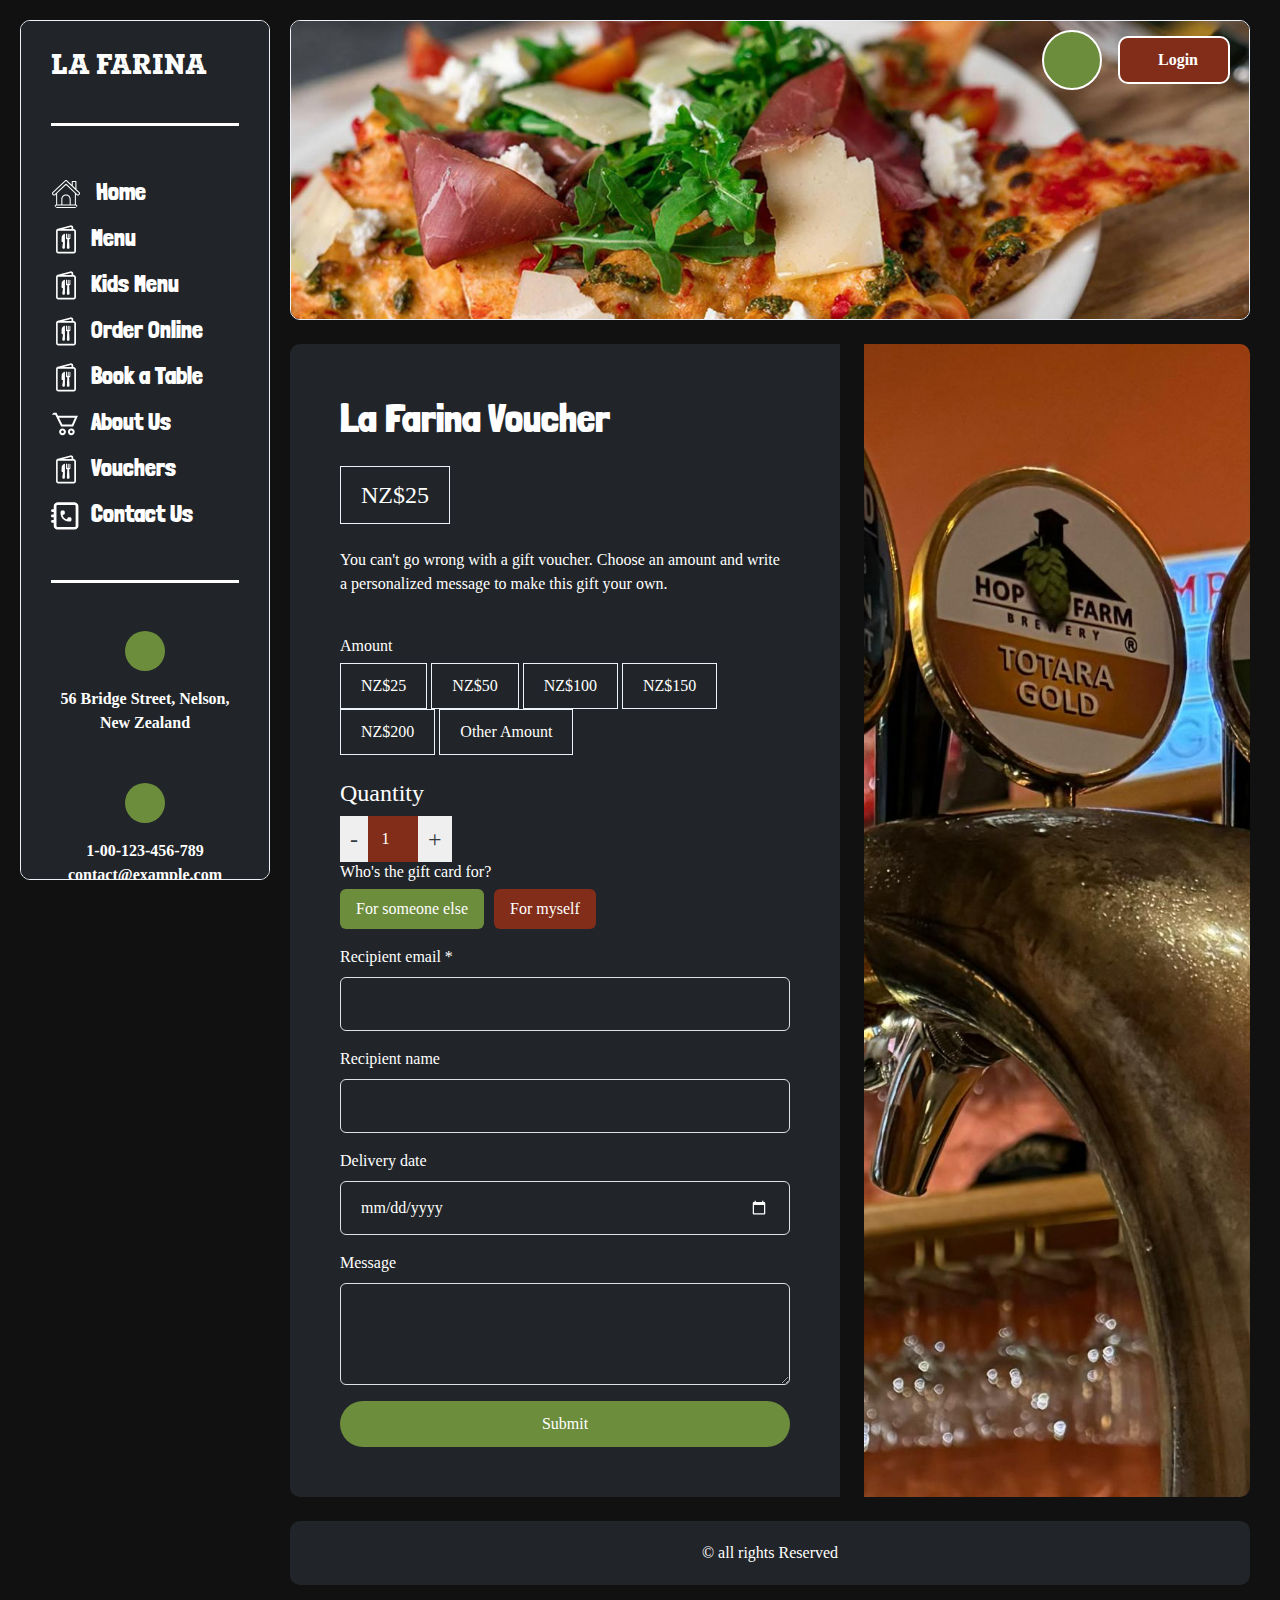
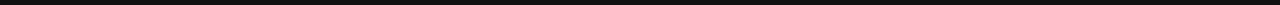
<file: vauchar.html>
<!doctype html>
<html lang="en">

<head>
    <meta charset="utf-8">
    <meta name="viewport" content="width=device-width, initial-scale=1">
    <title>La Farina</title>
    <link href="https://cdn.jsdelivr.net/npm/bootstrap@5.3.3/dist/css/bootstrap.min.css" rel="stylesheet"
        integrity="sha384-QWTKZyjpPEjISv5WaRU9OFeRpok6YctnYmDr5pNlyT2bRjXh0JMhjY6hW+ALEwIH" crossorigin="anonymous">
    <link rel="stylesheet" href="https://cdnjs.cloudflare.com/ajax/libs/font-awesome/6.6.0/css/all.min.css"
        integrity="sha512-Kc323vGBEqzTmouAECnVceyQqyqdsSiqLQISBL29aUW4U/M7pSPA/gEUZQqv1cwx4OnYxTxve5UMg5GT6L4JJg=="
        crossorigin="anonymous" referrerpolicy="no-referrer" />
    <link rel="preconnect" href="https://fonts.googleapis.com">
    <link rel="preconnect" href="https://fonts.gstatic.com" crossorigin>
    <link href="https://fonts.googleapis.com/css2?family=Londrina+Solid:wght@100;300;400;900&display=swap"
        rel="stylesheet">
    <link rel="stylesheet" href="https://cdn.jsdelivr.net/npm/@fancyapps/ui@5.0/dist/fancybox/fancybox.css" />
    <link rel="stylesheet" href="scss/style.css">
</head>

<body>
    <div class="overlay"></div>
    <div class="main">
        <div class="sidebar">
            <!-- <img src="images/logo.jpg" alt="logo"> -->
            <div class="d-flex justify-content-between align-items-center">
                <h3 class="text-white mb-lg-4">LA FARINA</h3>
                <button class="toggle-button">☰</button>
            </div>
            <hr>
            <nav class="my-lg-5">
                <ul>
                    <li><a href="index.html"><img src="images/Header-Home-Icon-1.svg" alt="icon"> Home</a></li>
                    <li><a href="menu.html"><img src="images/Header-Home-Icon-2.svg" alt="icon">Menu</a></li>
                    <li><a href="kids-menu.html"><img src="images/Header-Home-Icon-2.svg" alt="icon">Kids Menu</a></li>
                    <li><a href="order-online.html"><img src="images/Header-Home-Icon-2.svg" alt="icon">Order Online</a>
                    </li>
                    <li><a href="table-book.html"><img src="images/Header-Home-Icon-2.svg" alt="icon">Book a Table</a>
                    </li>

                    <li><a href="about.html"><img src="images/Header-Home-Icon-4.svg" alt="icon">About Us </a></li>
                    <li><a href="vauchar.html"><img src="images/Header-Home-Icon-2.svg" alt="icon">Vouchers</a></li>
                    <li><a href="#"><img src="images/Header-Home-Icon-5.svg" alt="icon">Contact Us</a></li>

                </ul>
            </nav>
            <hr>

            <div class="address my-lg-5">

                <div class="icon mb-3">
                    <i class="fa-solid fa-location-dot"></i>
                </div>
                <p class="text-center">56 Bridge Street, Nelson,

                    New Zealand</p>


            </div>
            <div class="address my-lg-4">

                <div class="icon mb-3">
                    <i class="fa-solid fa-circle-user"></i>
                </div>
                <p class="text-center mb-0">1-00-123-456-789</p>
                <p class="text-center">contact@example.com</p>


            </div>


        </div>

        <div class="content position-relative">

            <div class="login-cart d-flex align-items-center">
                <div class="cart">
                    <i class="fa-solid fa-cart-plus"></i>
                </div>
                <div class="login ms-3"><a href="#"> <i class="fa-regular fa-user me-2"></i> Login</a></div>
            </div>
            <div id="gallery" class="menu-page ">
                <div class="row g-4">
                    <div class="col-lg-12">
                        <a href="images/gallery/table.jpg" data-caption="Image #1">
                            <img src="images/gallery/table.jpg" />
                        </a>
                    </div>

                </div>
            </div>

            <div class="book-table vauchar mt-4 d-flex">


                <dov class="row">
                    <div class="col-lg-7">
                        <div class="boot-table__form text-white">
                            <div class="form ">
                                <h1 class="text-white mb-4"> La Farina Voucher</h1>
                                <span class="nz-dolor"> NZ$25 </span>
                                <p class="text-white py-4">
                                    You can't go wrong with a gift voucher. Choose an amount
                                    and write a personalized message to make this gift your
                                    own.
                                </p>

                                <h6 class="text-white">Amount</h6>
                                <div class="vauchar-items">
                                    <span data-amount="25">NZ$25</span>
                                    <span data-amount="50">NZ$50</span>
                                    <span data-amount="100">NZ$100</span>
                                    <span data-amount="150">NZ$150</span>
                                    <span data-amount="200">NZ$200</span>
                                    <span id="otherAmountSpan">Other Amount</span>
                                </div>
                                <div id="customAmountContainer" style="display: none;">
                                    <h4>Enter amount</h4>
                                    <input type="number" class="form-control" id="customAmountInput" placeholder="NZ$">
                                </div>

                                <br>
                                <h4 class="text-white">Quantity</h4>
                                <div class="quantity-input">
                                    <button id="decrementButton">-</button>
                                    <input type="number" id="quantityInput" min="1" max="10" step="1" value="1">
                                    <button id="incrementButton">+</button>
                                </div>

                                <h6>Who's the gift card for?</h6>

                                <ul class="nav nav-pills mb-3" id="pills-tab" role="tablist">
                                    <li class="nav-item" role="presentation">
                                        <button class="nav-link active" id="pills-home-tab" data-bs-toggle="pill"
                                            data-bs-target="#pills-home" type="button" role="tab"
                                            aria-controls="pills-home" aria-selected="true">For someone else</button>
                                    </li>
                                    <li class="nav-item" role="presentation">
                                        <button class="nav-link" id="pills-profile-tab" data-bs-toggle="pill"
                                            data-bs-target="#pills-profile" type="button" role="tab"
                                            aria-controls="pills-profile" aria-selected="false">For myself</button>
                                    </li>
                                </ul>
                                <div class="tab-content" id="pills-tabContent">
                                    <div class="tab-pane fade show active" id="pills-home" role="tabpanel"
                                        aria-labelledby="pills-home-tab" tabindex="0">
                                        <div class="mb-3">
                                            <label for="exampleInputEmail1" class="form-label">Recipient email *</label>
                                            <input type="email" class="form-control" id="exampleInputEmail1"
                                                aria-describedby="emailHelp">
                                        </div>
                                        <div class="mb-3">
                                            <label for="nameE" class="form-label">Recipient name</label>
                                            <input type="text" name="name" class="form-control" id="nameE"
                                                aria-describedby="emailHelp">
                                        </div>
                                        <div class="mb-3">
                                            <label for="dateE" class="form-label">Delivery date</label>
                                            <input type="date" name="date" class="form-control" id="dateE"
                                                aria-describedby="emailHelp">
                                        </div>
                                        <div class="mb-3">
                                            <label for="areaA" class="form-label">Message</label>
                                            <textarea class="form-control" id="areaA" rows="3"></textarea>
                                        </div>
                                    </div>
                                    <div class="tab-pane fade" id="pills-profile" role="tabpanel"
                                        aria-labelledby="pills-profile-tab" tabindex="0">
                                        ..
                                    </div>
                                </div>
                                <div class="submit-form">
                                    <button class="btn btn-submit w-100"> Submit</button>
                                </div>
                            </div>
                        </div>
                    </div>
                    <div class="col-lg-5">
                        <div class="img ">
                            <img src="images/4.jpg" alt="book-table">
                        </div>
                    </div>
                </dov>



            </div>
            <div class="footer mt-4">
                <p>©
                    all rights Reserved</p>
            </div>
        </div>
    </div>
    <script src="https://cdn.jsdelivr.net/npm/@fancyapps/ui@5.0/dist/fancybox/fancybox.umd.js"></script>
    <script src="https://cdn.jsdelivr.net/npm/bootstrap@5.3.3/dist/js/bootstrap.bundle.min.js"
        integrity="sha384-YvpcrYf0tY3lHB60NNkmXc5s9fDVZLESaAA55NDzOxhy9GkcIdslK1eN7N6jIeHz" crossorigin="anonymous">
    </script>
    <script>
        Fancybox.bind("#gallery a", {
            groupAll: true,
        });
    </script>
    <script>
        document.addEventListener('DOMContentLoaded', function () {
            const menuItem = document.querySelector('.menu-item');

            menuItem.addEventListener('click', function () {
                this.classList.toggle('active');
            });
        });
    </script>
    <script>
        document.addEventListener("DOMContentLoaded", function () {
            const loginCart = document.querySelector(".login-cart");
            let lastScrollTop = 0;

            window.addEventListener("scroll", function () {
                let scrollTop = window.pageYOffset || document.documentElement.scrollTop;

                if (scrollTop > lastScrollTop) {
                    // Scrolling down
                    loginCart.classList.add("hidden");
                } else {
                    // Scrolling up
                    loginCart.classList.remove("hidden");
                }
                lastScrollTop = scrollTop;
            });
        });
    </script>
    <script>
        document.addEventListener('DOMContentLoaded', function () {
            const displayedAmount = document.querySelector('.nz-dolor');
            const voucherItems = document.querySelectorAll('.vauchar-items span');
            const customAmountContainer = document.getElementById('customAmountContainer');
            const customAmountInput = document.getElementById('customAmountInput');
            const otherAmountSpan = document.getElementById('otherAmountSpan');
            const quantityInput = document.getElementById('quantityInput');
            const decrementButton = document.getElementById('decrementButton');
            const incrementButton = document.getElementById('incrementButton');

            voucherItems.forEach(item => {
                item.addEventListener('click', function () {
                    if (this === otherAmountSpan) {
                        customAmountContainer.style.display = 'block';
                        customAmountInput.focus();
                    } else {
                        customAmountContainer.style.display = 'none';
                        displayedAmount.textContent = `NZ$${this.getAttribute('data-amount')}`;
                    }
                });
            });

            customAmountInput.addEventListener('input', function () {
                displayedAmount.textContent = `NZ$${this.value}`;
            });

            decrementButton.addEventListener('click', function () {
                let currentValue = parseInt(quantityInput.value);
                if (currentValue > 1) {
                    quantityInput.value = currentValue - 1;
                }
            });

            incrementButton.addEventListener('click', function () {
                let currentValue = parseInt(quantityInput.value);
                if (currentValue < 10) {
                    quantityInput.value = currentValue + 1;
                }
            });
        });
    </script>
    <script>
        document.addEventListener("DOMContentLoaded", function () {
            const loginCart = document.querySelector(".toggle-button");
            let lastScrollTop = 0;

            window.addEventListener("scroll", function () {
                let scrollTop = window.pageYOffset || document.documentElement.scrollTop;

                if (scrollTop > lastScrollTop) {
                    // Scrolling down
                    loginCart.classList.add("hidden");
                } else {
                    // Scrolling up
                    loginCart.classList.remove("hidden");
                }
                lastScrollTop = scrollTop;
            });
        });
    </script>
    <script>
        document.addEventListener('DOMContentLoaded', function () {
            const toggleButton = document.querySelector('.toggle-button');
            const sidebar = document.querySelector('.sidebar');
            const overlay = document.querySelector('.overlay');

            function toggleSidebar() {
                sidebar.classList.toggle('active');
                overlay.classList.toggle('active');
            }

            toggleButton.addEventListener('click', function () {
                toggleSidebar();
            });

            overlay.addEventListener('click', function () {
                toggleSidebar();
            });

            document.addEventListener('click', function (event) {
                if (!sidebar.contains(event.target) && !toggleButton.contains(event.target) && sidebar
                    .classList.contains('active')) {
                    toggleSidebar();
                }
            });
        });
    </script>

</body>

</html>
</file>
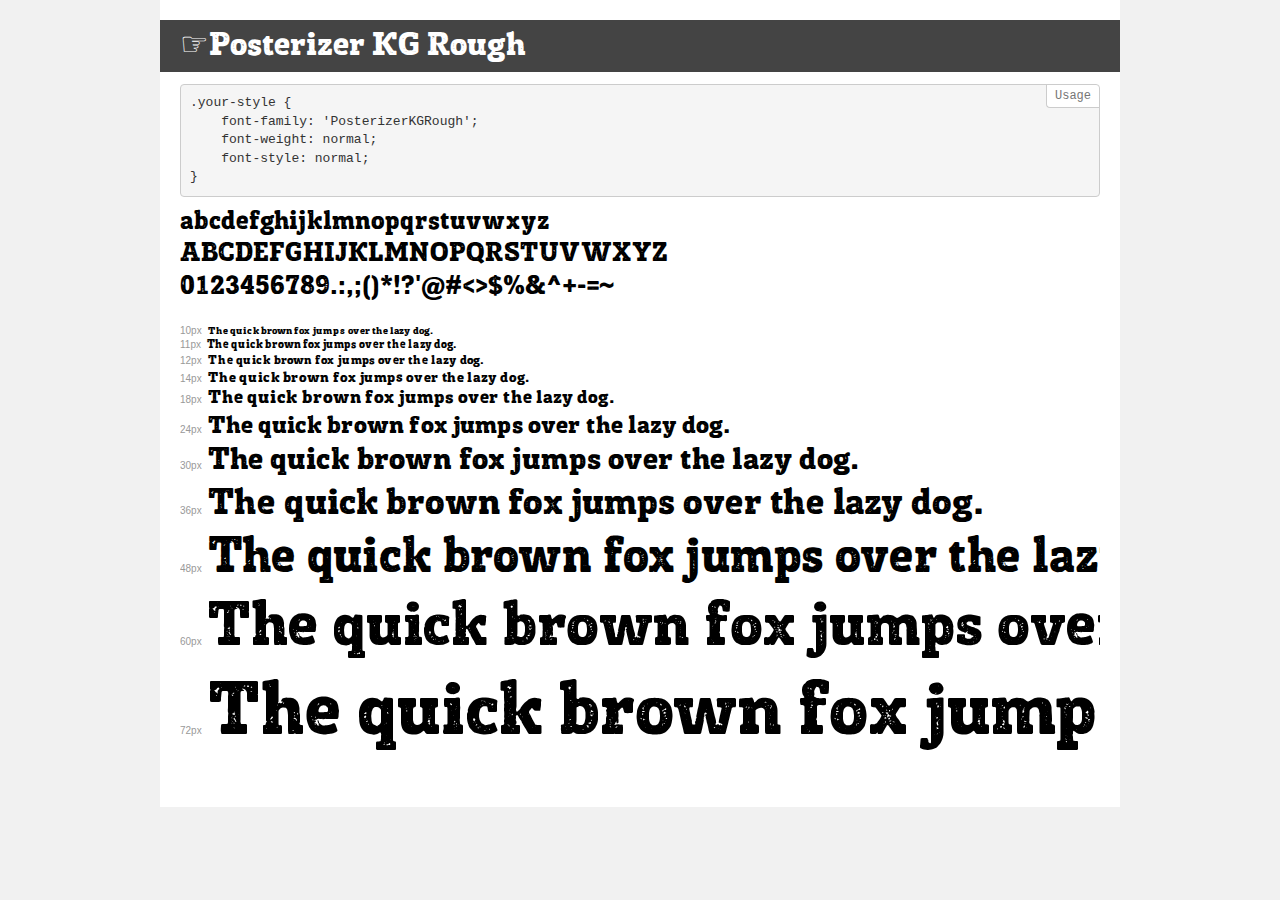
<file: font/demo.html>
<!DOCTYPE html>
<html>
<head>
    <meta charset="utf-8">
    <meta http-equiv="X-UA-Compatible" content="IE=edge">
    <meta name="viewport" content="width=device-width, initial-scale=1">
    <meta name="robots" content="noindex, noarchive">
    <meta name="format-detection" content="telephone=no">
    <title>Transfonter demo</title>
    <link href="stylesheet.css" rel="stylesheet">
    <style>
        /*
        http://meyerweb.com/eric/tools/css/reset/
        v2.0 | 20110126
        License: none (public domain)
        */
        html, body, div, span, applet, object, iframe,
        h1, h2, h3, h4, h5, h6, p, blockquote, pre,
        a, abbr, acronym, address, big, cite, code,
        del, dfn, em, img, ins, kbd, q, s, samp,
        small, strike, strong, sub, sup, tt, var,
        b, u, i, center,
        dl, dt, dd, ol, ul, li,
        fieldset, form, label, legend,
        table, caption, tbody, tfoot, thead, tr, th, td,
        article, aside, canvas, details, embed,
        figure, figcaption, footer, header, hgroup,
        menu, nav, output, ruby, section, summary,
        time, mark, audio, video {
            margin: 0;
            padding: 0;
            border: 0;
            font-size: 100%;
            font: inherit;
            vertical-align: baseline;
        }
        /* HTML5 display-role reset for older browsers */
        article, aside, details, figcaption, figure,
        footer, header, hgroup, menu, nav, section {
            display: block;
        }
        body {
            line-height: 1;
        }
        ol, ul {
            list-style: none;
        }
        blockquote, q {
            quotes: none;
        }
        blockquote:before, blockquote:after,
        q:before, q:after {
            content: '';
            content: none;
        }
        table {
            border-collapse: collapse;
            border-spacing: 0;
        }
        /* common styles */
        body {
            background: #f1f1f1;
            color: #000;
        }
        .page {
            background: #fff;
            width: 920px;
            margin: 0 auto;
            padding: 20px 20px 0 20px;
            overflow: hidden;
        }
        .font-container {
            overflow-x: auto;
            overflow-y: hidden;
            margin-bottom: 40px;
            line-height: 1.3;
            white-space: nowrap;
            padding-bottom: 5px;
        }
        h1 {
            position: relative;
            background: #444;
            font-size: 32px;
            color: #fff;
            padding: 10px 20px;
            margin: 0 -20px 12px -20px;
        }
        .letters {
            font-size: 25px;
            margin-bottom: 20px;
        }
        .s10:before {
            content: '10px';
        }
        .s11:before {
            content: '11px';
        }
        .s12:before {
            content: '12px';
        }
        .s14:before {
            content: '14px';
        }
        .s18:before {
            content: '18px';
        }
        .s24:before {
            content: '24px';
        }
        .s30:before {
            content: '30px';
        }
        .s36:before {
            content: '36px';
        }
        .s48:before {
            content: '48px';
        }
        .s60:before {
            content: '60px';
        }
        .s72:before {
            content: '72px';
        }
        .s10:before, .s11:before, .s12:before, .s14:before,
        .s18:before, .s24:before, .s30:before, .s36:before,
        .s48:before, .s60:before, .s72:before {
            font-family: Arial, sans-serif;
            font-size: 10px;
            font-weight: normal;
            font-style: normal;
            color: #999;
            padding-right: 6px;
        }
        pre {
            display: block;
            position: relative;
            padding: 9px;
            margin: 0 0 10px;
            font-family: Monaco, Menlo, Consolas, "Courier New", monospace !important;
            font-size: 13px;
            line-height: 1.428571429;
            color: #333;
            font-weight: normal !important;
            font-style: normal !important;
            background-color: #f5f5f5;
            border: 1px solid #ccc;
            overflow-x: auto;
            border-radius: 4px;
        }
        pre:after {
            display: block;
            position: absolute;
            right: 0;
            top: 0;
            content: 'Usage';
            line-height: 1;
            padding: 5px 8px;
            font-size: 12px;
            color: #767676;
            background-color: #fff;
            border: 1px solid #ccc;
            border-right: none;
            border-top: none;
            border-radius: 0 4px 0 4px;
            z-index: 10;
        }
        /* responsive */
        @media (max-width: 959px) {
            .page {
                width: auto;
                margin: 0;
            }
        }
    </style>
</head>
<body>
<div class="page">
    <div class="demo" style="font-family: 'PosterizerKGRough'; font-weight: normal; font-style: normal;">
        <h1>☞Posterizer KG Rough</h1>
        <pre>.your-style {
    font-family: 'PosterizerKGRough';
    font-weight: normal;
    font-style: normal;
}</pre>
        <div class="font-container">
            <p class="letters">
                abcdefghijklmnopqrstuvwxyz<br>
ABCDEFGHIJKLMNOPQRSTUVWXYZ<br>
                0123456789.:,;()*!?'@#<>$%&^+-=~
            </p>
            <p class="s10" style="font-size: 10px;">The quick brown fox jumps over the lazy dog.</p>
            <p class="s11" style="font-size: 11px;">The quick brown fox jumps over the lazy dog.</p>
            <p class="s12" style="font-size: 12px;">The quick brown fox jumps over the lazy dog.</p>
            <p class="s14" style="font-size: 14px;">The quick brown fox jumps over the lazy dog.</p>
            <p class="s18" style="font-size: 18px;">The quick brown fox jumps over the lazy dog.</p>
            <p class="s24" style="font-size: 24px;">The quick brown fox jumps over the lazy dog.</p>
            <p class="s30" style="font-size: 30px;">The quick brown fox jumps over the lazy dog.</p>
            <p class="s36" style="font-size: 36px;">The quick brown fox jumps over the lazy dog.</p>
            <p class="s48" style="font-size: 48px;">The quick brown fox jumps over the lazy dog.</p>
            <p class="s60" style="font-size: 60px;">The quick brown fox jumps over the lazy dog.</p>
            <p class="s72" style="font-size: 72px;">The quick brown fox jumps over the lazy dog.</p>
        </div>
    </div>
</div>
</body>
</html>
</file>
<file: scss/style.css>
@charset "UTF-8";
@font-face {
  font-family: "PosterizerKGRough";
  src: url("../font/PosterizerKGRough.eot");
  src: local("☞Posterizer KG Rough"), local("../font/PosterizerKGRough"), url("../font/PosterizerKGRough.eot?#iefix") format("embedded-opentype"), url("../font/PosterizerKGRough.woff2") format("woff2"), url("../font/PosterizerKGRough.woff") format("woff"), url("../font/PosterizerKGRough.ttf") format("truetype");
  font-weight: normal;
  font-style: normal;
}
body {
  background-color: #111111;
  font-family: roboto;
}

.main {
  display: flex;
}

hr {
  height: 3px;
  background-color: white;
  opacity: 1;
}

.bg-brown {
  background: #822d19 !important;
}

.sidebar {
  position: fixed;
  width: 250px;
  height: calc(100vh - 40px);
  padding: 30px;
  margin: 20px 0px 20px 20px;
  background-color: #6c8e3a;
  background-color: #822d19;
  background-color: #212529;
  border: 1px solid #edf2fa;
  border-radius: 10px;
  color: #fff;
  overflow-y: scroll;
}
.sidebar img {
  width: 100%;
  border-radius: 10px;
}
.sidebar h3 {
  font-family: "PosterizerKGRough";
  text-align: center;
  font-size: 2.1vw;
}
.sidebar nav ul {
  padding-left: 0px;
}
.sidebar nav ul li {
  list-style-type: none;
}
.sidebar nav ul li img {
  width: 30px;
  height: 30px;
  filter: invert(1);
  margin-right: 10px;
}
.sidebar nav ul li a {
  color: #fff;
  font-size: 24px;
  text-decoration: none;
  font-family: "Londrina Solid", sans-serif;
  font-weight: 700;
  margin-bottom: 10px;
  display: block;
}
.sidebar .address .icon {
  background-color: #822d19;
  background-color: #6c8d3c;
  width: 40px;
  height: 40px;
  border-radius: 50%;
  display: flex;
  justify-content: center;
  align-items: center;
  margin: 0 auto;
}
.sidebar .address p {
  font-weight: 600;
}

.sidebar::-webkit-scrollbar {
  width: 0px;
  background: transparent;
}

.sidebar {
  -ms-overflow-style: none;
  scrollbar-width: none;
}

.content {
  margin-left: 290px;
  padding: 20px 20px 20px 0px;
  width: calc(100% - 300px);
}

.banner {
  position: relative;
  height: calc(100vh - 40px);
  border-radius: 10px;
  overflow: hidden;
  position: relative;
}
.banner .video {
  position: absolute;
  top: 50%;
  left: 50%;
  width: 100%;
  height: 100%;
  -o-object-fit: cover;
     object-fit: cover;
  transform: translate(-50%, -50%);
  z-index: -1;
  /* Ensure the video is behind other content */
}
.banner__logo {
  position: absolute;
  top: 20px;
  left: 20px;
}
.banner__details {
  position: absolute;
}
.banner__details img {
  border-radius: 10px;
}
.banner__details h1 {
  font-size: clamp(2.5rem, 1.8551rem + 2.1583vw, 4.125rem);
  font-weight: 800;
  font-family: "Londrina Solid", sans-serif;
  color: #fff;
}
.banner__details span {
  color: #6c8d3c;
  font-weight: 700;
  font-size: 24px;
  font-family: "PosterizerKGRough";
}

.cart {
  width: 60px;
  height: 60px;
  border-radius: 50%;
  background-color: #6c8d3c;
  font-size: 22px;
  display: flex;
  align-items: center;
  justify-content: center;
  color: #fff;
  border: 2px solid #fff;
}

.login-cart {
  position: fixed;
  z-index: 999;
  right: 50px;
  top: 30px;
  transition: opacity 0.5s;
}

.login-cart.hidden {
  opacity: 0;
  pointer-events: none;
}

.login {
  background: #822d19;
  padding: 10px 30px;
  border-radius: 10px;
  border: 2px solid #fff;
}
.login a {
  text-decoration: none;
  color: #fff;
  font-weight: 600;
}

.about {
  background-color: #212529;
  padding: 50px;
  border-radius: 10px;
  color: #fff;
}
.about .date span {
  font-size: 7vh;
  font-weight: 800;
}
.about .date h1 {
  font-size: 12vh;
  font-weight: 900;
  color: #822d19;
  color: #6c8d3c;
  font-weight: 500;
  font-family: "PosterizerKGRough";
}

.menu {
  background-image: url("../images/bg-gallery/aa.jpg");
  background: #212529;
  border-radius: 10px;
  color: #fff;
  padding: 50px;
}
.menu h1 {
  display: block;
  font-weight: 500;
  font-family: "PosterizerKGRough";
}
.menu__details {
  border: 2px solid #fff;
  border: 2px solid #6c8d3c;
  padding: 20px;
  border-radius: 10px;
  height: 100%;
}
.menu__details h3 {
  font-family: "Londrina Solid", sans-serif;
  font-weight: 600px;
  font-size: 26px;
}
.menu__details .price {
  font-size: 2.9vh;
  font-weight: 500;
  font-family: "PosterizerKGRough";
  color: #6b8e3c;
  padding: 0px 0px 0px 0px;
}

.footer {
  background-color: #212529;
  padding: 20px;
  text-align: center;
  color: #fff;
  border-radius: 10px;
}
.footer p {
  margin: 0;
  padding: 0;
}

#gallery img {
  width: 100%;
  border-radius: 10px;
  border: 1px solid #edf2fa;
}

.book-table {
  border-radius: 10px;
  overflow: hidden;
  /* Additional styles for better appearance */
}
.book-table .boot-table__form {
  background-color: #212529;
  padding: 50px;
}
.book-table .boot-table__form h1 {
  font-weight: 800;
  font-family: "Londrina Solid", sans-serif;
}
.book-table .img {
  height: 100%;
}
.book-table .img img {
  width: 100%;
  height: 100%;
  -o-object-fit: cover;
     object-fit: cover;
}
.book-table .form-control {
  background-color: rgba(255, 255, 255, 0);
  padding: 14px 20px;
}
.book-table input {
  color: #fff;
}
.book-table input::-moz-placeholder {
  color: #fff;
  opacity: 1;
}
.book-table input::placeholder {
  color: #fff;
  opacity: 1;
}
.book-table label {
  color: white;
}
.book-table .form-select {
  padding: 14px 20px;
  background-color: rgba(17, 17, 17, 0);
  color: white;
}
.book-table option {
  color: white;
  /* Text color of options */
  background-color: black;
  /* Background color of options */
}
.book-table select option:hover {
  background-color: gray;
  /* Background color of option on hover */
}
.book-table select {
  -webkit-appearance: none;
  /* Safari and Chrome */
  -moz-appearance: none;
  /* Firefox */
  appearance: none;
  /* Standard */
  padding: 10px;
  border: 1px solid #ccc;
  border-radius: 5px;
  background-color: #333;
  /* Dark background color */
  color: white;
  /* White text color */
  background-image: url('data:image/svg+xml;charset=US-ASCII,<svg xmlns="http://www.w3.org/2000/svg" width="24" height="24" viewBox="0 0 24 24" fill="none" stroke="white" stroke-width="2" stroke-linecap="round" stroke-linejoin="round" class="feather feather-chevron-down"><polyline points="6 9 12 15 18 9"></polyline></svg>');
  background-repeat: no-repeat;
  background-position: right 10px center;
  background-size: 12px 12px;
}
.book-table input::-webkit-input-placeholder {
  color: #fff;
}
.book-table input:-ms-input-placeholder {
  color: #fff;
}
.book-table input::-ms-input-placeholder {
  color: #fff;
}
.book-table .form-control:focus {
  color: #ffffff;
}
.book-table .form-control[type=time]::-webkit-calendar-picker-indicator {
  filter: invert(1);
}
.book-table .form-control[type=date]::-webkit-calendar-picker-indicator {
  filter: invert(1);
}
.book-table .form-control[type=date]::-ms-clear {
  display: none;
}
.book-table button.btn.btn-submit {
  color: white;
  background: #6c8d3c;
  padding: 10px 20px;
  border-radius: 30px;
}

.menu-page img {
  height: 300px;
  width: 100%;
  -o-object-fit: cover;
     object-fit: cover;
}

.vauchar span {
  padding: 10px 20px;
  border: 1px solid #edf2fa;
  color: #fff;
  display: inline-block;
}
.vauchar .nav-pills .nav-link.active, .vauchar .nav-pills .show > .nav-link {
  color: var(--bs-nav-pills-link-active-color);
  background-color: #6c8d3c;
}
.vauchar button#pills-profile-tab {
  background: #822d19;
  color: #fff;
  margin-left: 10px;
}
.vauchar button#pills-home-tab {
  background-color: #6c8d3c;
  color: white;
}
.vauchar .nz-dolor {
  font-size: 24px;
  color: white;
}
.vauchar .form-control {
  color: dark;
}
.vauchar .quantity-input {
  display: flex;
  align-items: center;
}
.vauchar .quantity-input button {
  color: #343a40;
  border: none;
  padding: 5px 10px;
  font-size: 24px;
}
.vauchar .quantity-input input {
  text-align: center;
  color: white;
  background-color: dark !important;
  border: none;
  width: 50px;
  background: #822d19;
  /* border: 1px solid white; */
  padding: 11px 0px;
}

.sidebar {
  position: fixed;
  width: 250px;
  height: calc(100vh - 40px);
  padding: 30px;
  margin: 20px 0px 20px 20px;
  background-color: #212529;
  border: 1px solid #edf2fa;
  border-radius: 10px;
  color: #fff;
  overflow-y: scroll;
}

.sidebar img {
  width: 100%;
  border-radius: 10px;
}

.sidebar h3 {
  font-family: "PosterizerKGRough";
  text-align: center;
  font-size: 2.1vw;
}

.sidebar nav ul {
  padding-left: 0px;
}

.sidebar nav ul li {
  list-style-type: none;
}

.sidebar nav ul li img {
  width: 30px;
  height: 30px;
  filter: invert(1);
  margin-right: 10px;
}

.sidebar nav ul li a {
  color: #fff;
  font-size: 24px;
  text-decoration: none;
  font-family: "Londrina Solid", sans-serif;
  font-weight: 700;
  margin-bottom: 10px;
  display: block;
}

.sidebar .address .icon {
  background-color: #6c8d3c;
  width: 40px;
  height: 40px;
  border-radius: 50%;
  display: flex;
  justify-content: center;
  align-items: center;
  margin: 0 auto;
}

.sidebar .address p {
  font-weight: 600;
}

.sidebar::-webkit-scrollbar {
  width: 0px;
  background: transparent;
}

.sidebar {
  -ms-overflow-style: none;
  scrollbar-width: none;
}

.content {
  margin-left: 290px;
  padding: 20px 20px 20px 0px;
  width: calc(100% - 300px);
}

/* New styles for responsiveness */
.toggle-button {
  display: none !important;
  background-color: #6c8d3c;
  color: #fff;
  border: 2px solid #fff;
  padding: 10px;
  font-size: 22px;
  width: 60px;
  height: 60px;
  border-radius: 50%;
  text-align: center;
  line-height: 60px;
  touch-action: manipulation;
}

.overlay {
  display: none;
  position: fixed;
  top: 0;
  left: 0;
  width: 100%;
  height: 100%;
  background: rgba(0, 0, 0, 0.5);
  z-index: 1000;
}

.opening-hour {
  text-align: center;
}
.opening-hour .icon {
  width: 60px;
  height: 60px;
  border-radius: 50%;
  background-color: #6c8d3c;
  font-size: 22px;
  display: flex;
  align-items: center;
  justify-content: center;
  color: #fff;
  border: 2px solid #fff;
  margin: 0 auto;
}
.opening-hour p {
  font-size: 16px;
  font-weight: 600;
  color: #fff;
}

@media (max-width: 768px) {
  .sidebar {
    position: fixed;
    width: 250px;
    height: 100vh;
    top: 0;
    left: -250px;
    margin: 0;
    transition: left 0.3s ease;
    z-index: 1000;
    border-radius: 0px;
    padding: 120px 30px 30px 30px;
  }
  .toggle-button {
    display: block !important;
    position: fixed; /* Ensure it stays in place */
    top: 30px; /* Adjust as needed */
    left: 30px; /* Adjust as needed */
    z-index: 1001;
    display: flex !important;
    justify-content: center !important;
    align-items: center !important; /* Higher than sidebar */
  }
  .sidebar h3 {
    font-size: 26px;
  }
  .sidebar nav ul li a {
    font-weight: 500;
  }
  .sidebar.active {
    left: 0;
  }
  .content {
    margin-left: 0;
    width: 100%;
    padding: 20px;
  }
  .overlay.active {
    display: block;
  }
  .banner__details img {
    width: 100px;
  }
  .banner__details h1 {
    font-weight: 600;
    font-size: 26px;
  }
}
@media (max-width: 380px) {
  .sidebar {
    padding-top: 110px;
  }
}/*# sourceMappingURL=style.css.map */
</file>
<file: font/stylesheet.css>
@font-face {
    font-family: 'PosterizerKGRough';
    src: url('PosterizerKGRough.eot');
    src: local('☞Posterizer KG Rough'), local('PosterizerKGRough'),
        url('PosterizerKGRough.eot?#iefix') format('embedded-opentype'),
        url('PosterizerKGRough.woff2') format('woff2'),
        url('PosterizerKGRough.woff') format('woff'),
        url('PosterizerKGRough.ttf') format('truetype');
    font-weight: normal;
    font-style: normal;
}
</file>
